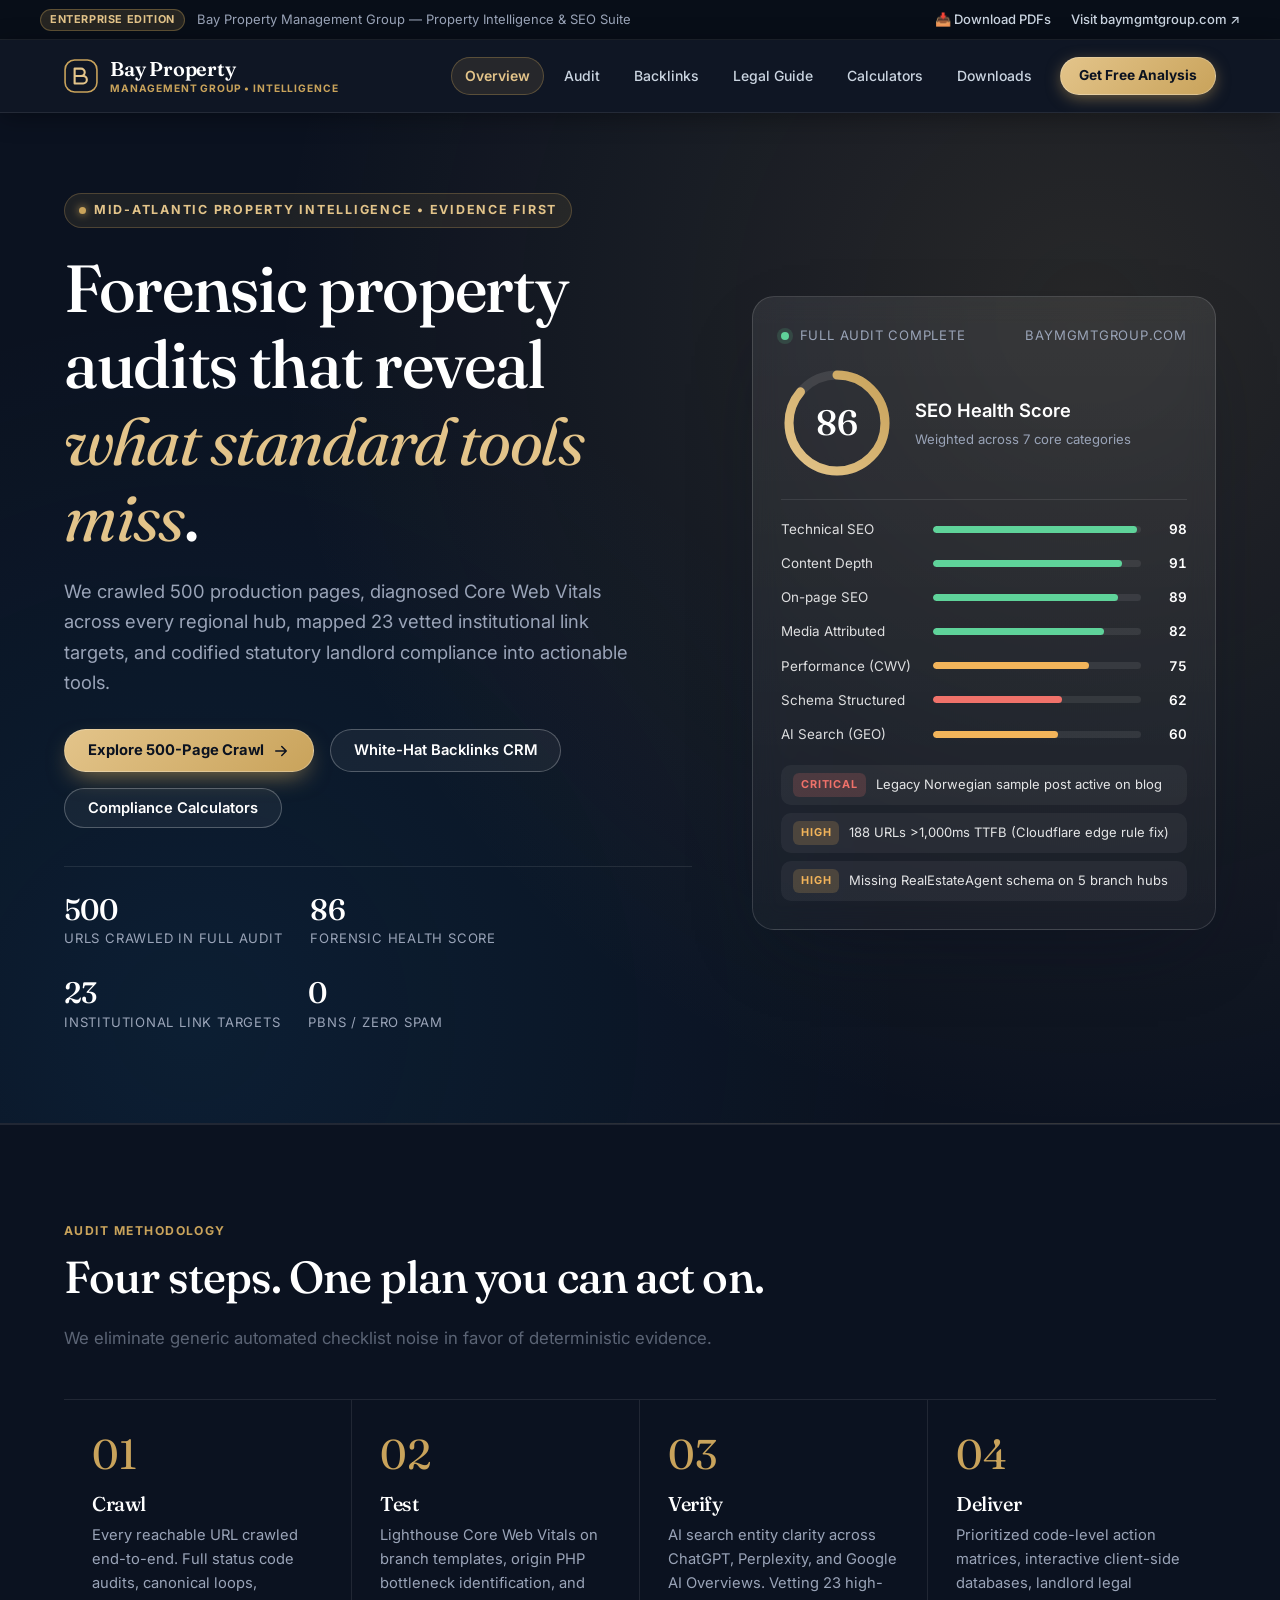
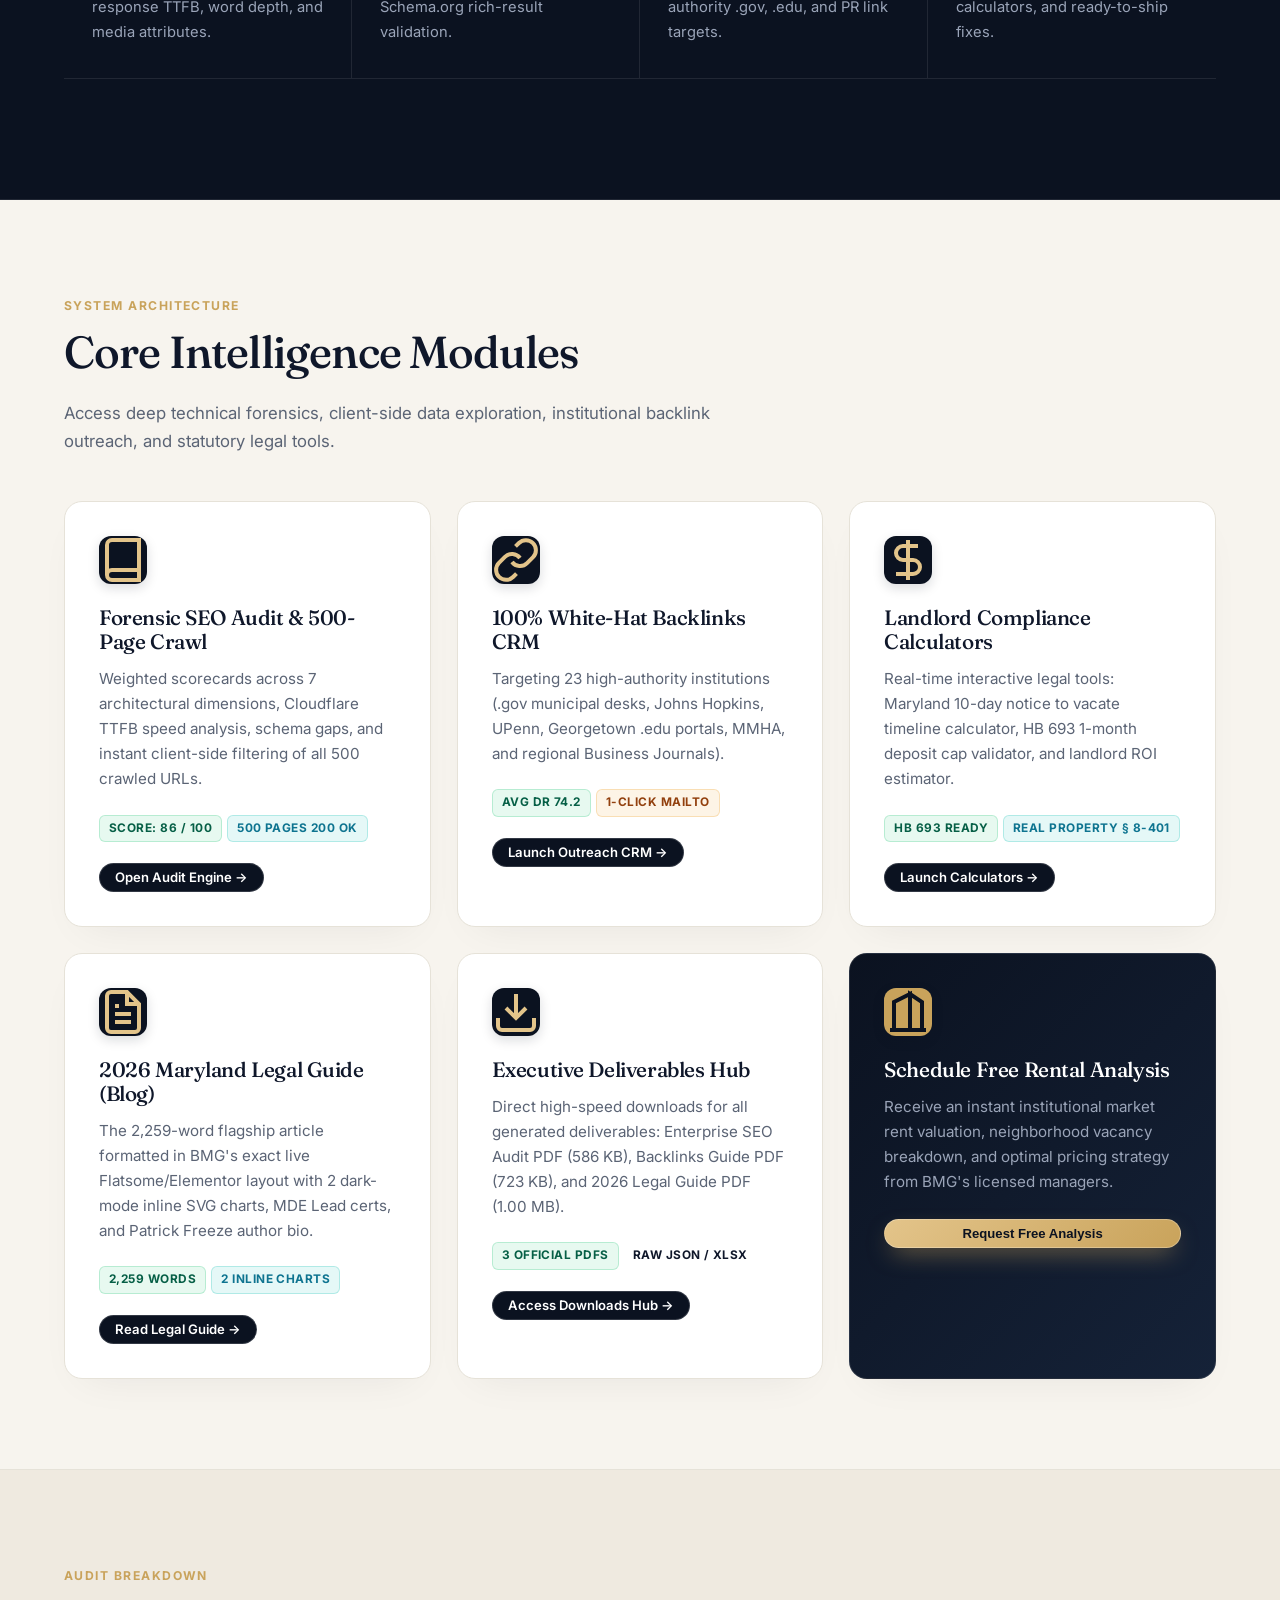
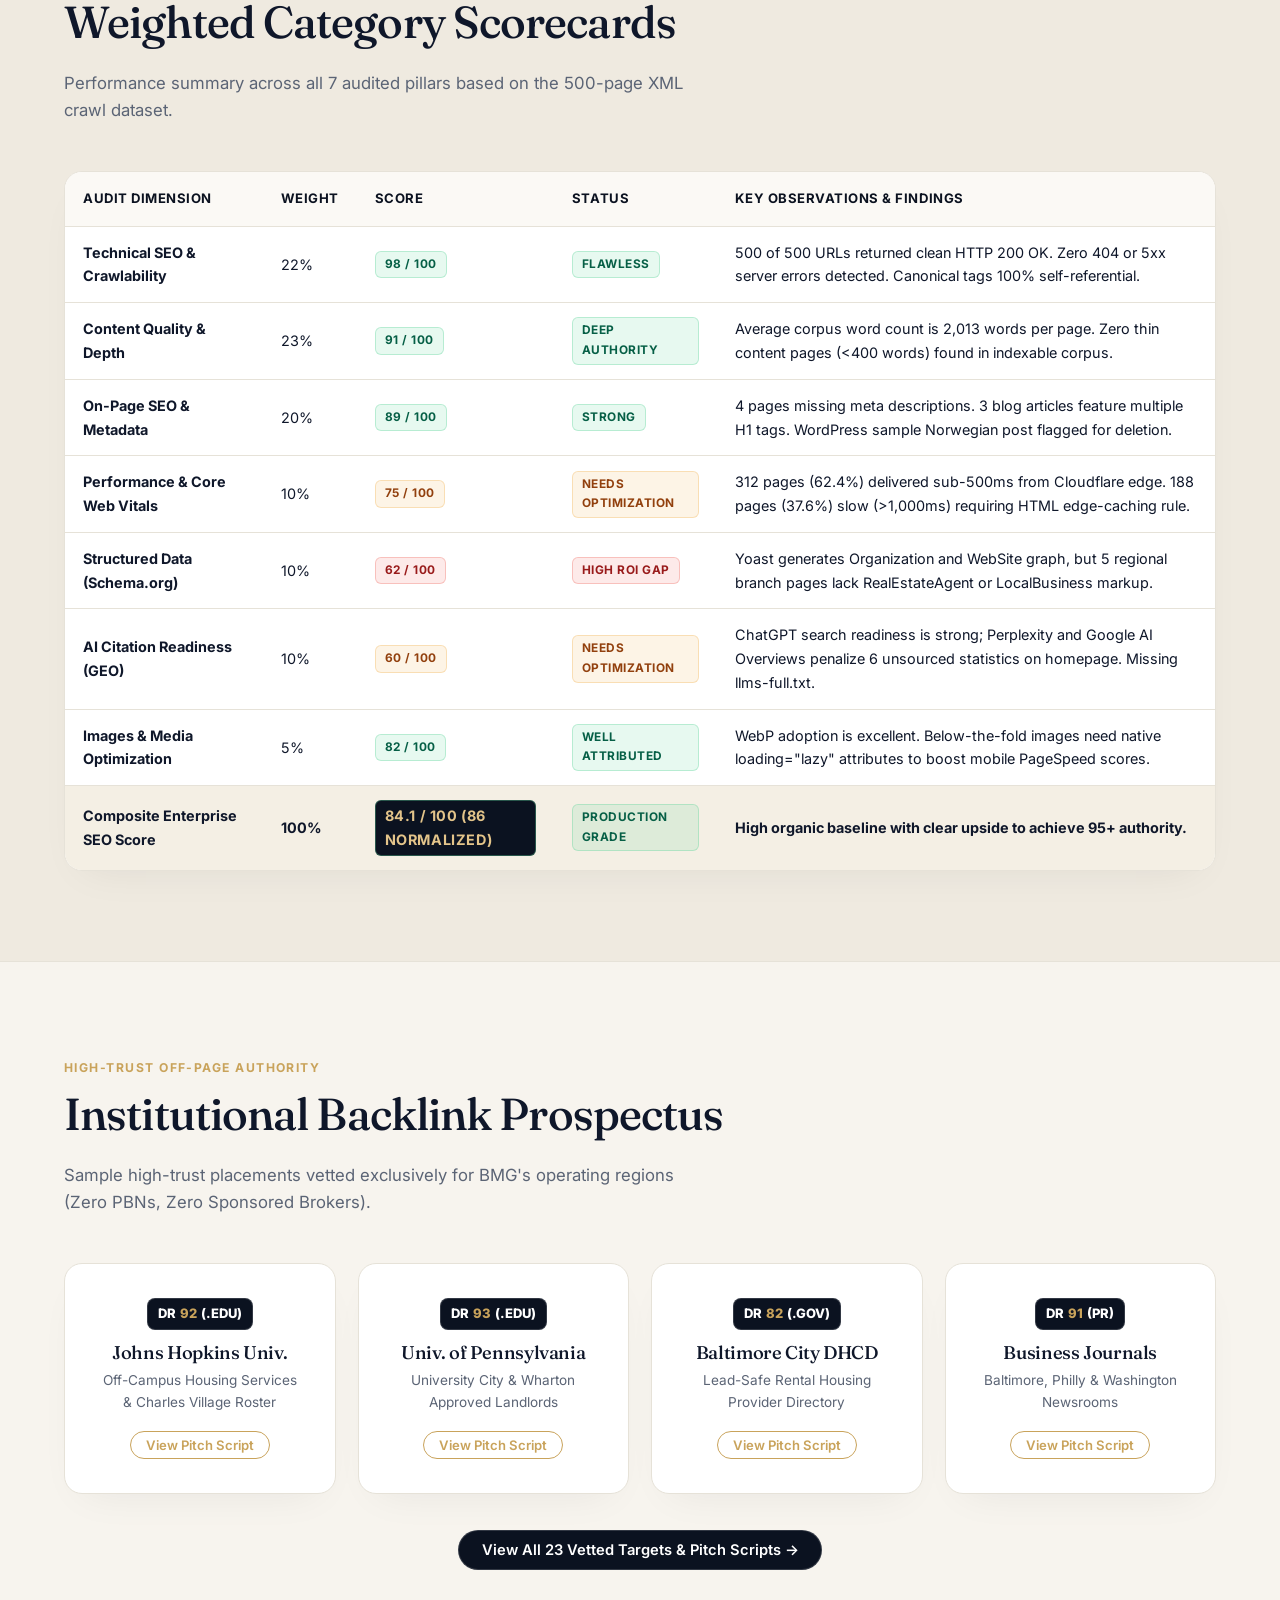
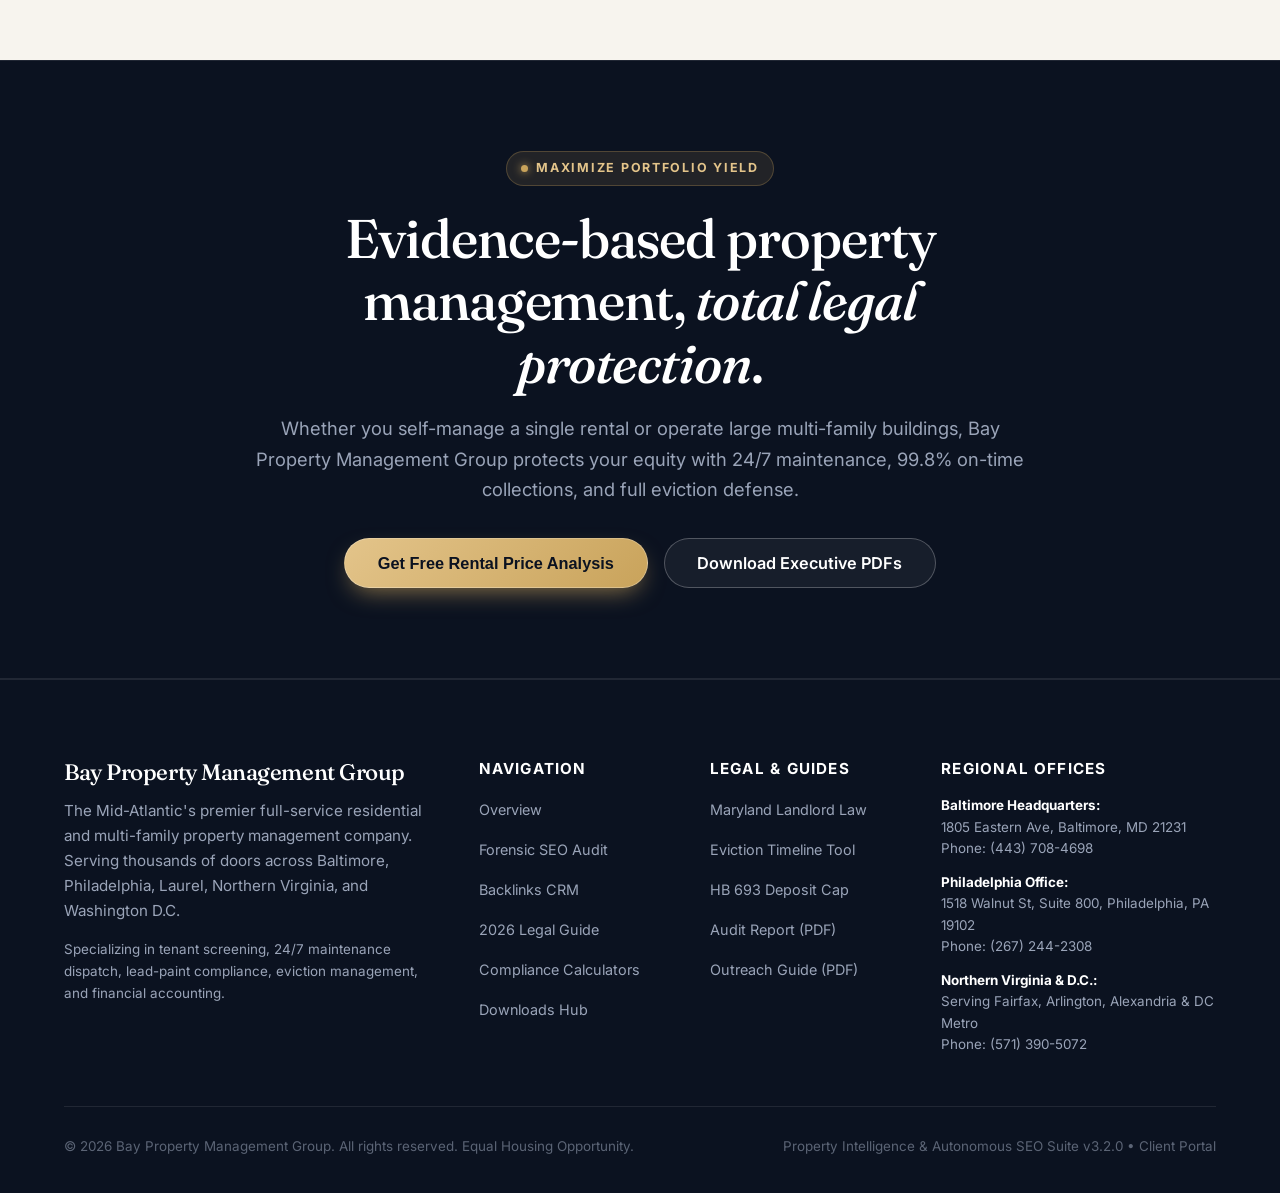
<file: index.html>
<!DOCTYPE html>
<html lang="en">
<head>
  <meta charset="UTF-8">
  <meta name="viewport" content="width=device-width, initial-scale=1.0">
  <title>Bay Property Management Group | Enterprise Property Intelligence & SEO Suite</title>
  <meta name="description" content="Evidence-based property intelligence, 500-page forensic SEO crawl, 100% white-hat backlinks CRM, and Maryland landlord compliance architecture.">
  <link rel="preconnect" href="https://fonts.googleapis.com">
  <link rel="preconnect" href="https://fonts.gstatic.com" crossorigin>
  <link rel="stylesheet" href="https://fonts.googleapis.com/css2?family=Fraunces:ital,opsz,wght@0,9..144,400;0,9..144,500;0,9..144,600;1,9..144,400&family=Inter:wght@400;500;600;700;800&display=swap">
  <link rel="stylesheet" href="css/main.css">
  <link rel="icon" type="image/png" href="images/BMG-Difference-PropertyManagement.png">
</head>
<body>

  <!-- Top Announcement Bar -->
  <aside class="top-strip" aria-label="Official Intelligence Announcement">
    <div class="top-strip-inner">
      <div class="top-strip-left">
        <span class="top-strip-badge">Enterprise Edition</span>
        <span>Bay Property Management Group — Property Intelligence & SEO Suite</span>
      </div>
      <div class="top-strip-right">
        <a href="downloads.html">📥 Download PDFs</a>
        <a href="https://www.baymgmtgroup.com/" target="_blank" rel="noopener noreferrer">Visit baymgmtgroup.com ↗</a>
      </div>
    </div>
  </aside>

  <!-- Sticky Site Header -->
  <header class="site-header" id="top">
    <div class="wrap nav">
      <a class="logo" href="index.html" aria-label="Bay Property Management Group Home">
        <svg viewBox="0 0 32 32" fill="none" aria-hidden="true">
          <rect x="1" y="1" width="30" height="30" rx="9" stroke="#c9a35b" stroke-width="1.5"/>
          <path d="M10 23V9h6a3.5 3.5 0 010 7H10m6 0h2a3.5 3.5 0 010 7h-8" stroke="#e3c48a" stroke-width="2" stroke-linecap="round" stroke-linejoin="round"/>
        </svg>
        <div>
          <span>Bay Property</span>
          <span class="sub">Management Group • Intelligence</span>
        </div>
      </a>

      <button class="menu-btn" aria-label="Open navigation menu">
        <svg width="24" height="24" viewBox="0 0 24 24" fill="none" stroke="currentColor" stroke-width="2"><path d="M4 7h16M4 12h16M4 17h16"/></svg>
      </button>

      <ul class="nav-links">
        <li><a href="index.html" class="active">Overview</a></li>
        <li><a href="audit.html">Audit</a></li>
        <li><a href="backlinks.html">Backlinks</a></li>
        <li><a href="blog.html">Legal Guide</a></li>
        <li><a href="calculators.html">Calculators</a></li>
        <li><a href="downloads.html">Downloads</a></li>
        <li><a class="btn btn-gold btn-sm" href="#" data-open-lead-modal>Get Free Analysis</a></li>
      </ul>
    </div>
  </header>

  <!-- Hero Section (Northline Editorial with Live Gauge & Proof Strip) -->
  <section class="hero">
    <div class="wrap hero-grid">
      <div>
        <span class="eyebrow">
          <span class="dot"></span> Mid-Atlantic Property Intelligence • Evidence First
        </span>
        <h1>Forensic property audits that reveal <em>what standard tools miss</em>.</h1>
        <p class="lead">
          We crawled 500 production pages, diagnosed Core Web Vitals across every regional hub, mapped 23 vetted institutional link targets, and codified statutory landlord compliance into actionable tools.
        </p>

        <div class="hero-ctas">
          <a class="btn btn-gold" href="audit.html">
            Explore 500-Page Crawl
            <svg width="18" height="18" viewBox="0 0 24 24" fill="none" stroke="currentColor" stroke-width="2" stroke-linecap="round" stroke-linejoin="round"><path d="M5 12h14M13 6l6 6-6 6"/></svg>
          </a>
          <a class="btn btn-ghost" href="backlinks.html">
            White-Hat Backlinks CRM
          </a>
          <a class="btn btn-ghost" href="calculators.html">
            Compliance Calculators
          </a>
        </div>

        <div class="hero-proof">
          <div><b>500</b>URLs crawled in full audit</div>
          <div><b>86</b>Forensic health score</div>
          <div><b>23</b>Institutional link targets</div>
          <div><b>0</b>PBNs / Zero spam</div>
        </div>
      </div>

      <!-- Live Report Scorecard Card -->
      <div class="report" aria-label="Audit Scorecard Preview">
        <div class="report-top">
          <span><span class="dot"></span> Full Audit Complete</span>
          <span>baymgmtgroup.com</span>
        </div>

        <div class="gauge-row">
          <div class="gauge" style="--v: 86">
            <svg viewBox="0 0 112 112" width="112" height="112" aria-hidden="true">
              <defs>
                <linearGradient id="goldGrad" x1="0" y1="0" x2="1" y2="1">
                  <stop offset="0%" stop-color="#e3c48a"/>
                  <stop offset="100%" stop-color="#c9a35b"/>
                </linearGradient>
              </defs>
              <circle class="track" cx="56" cy="56" r="48" fill="none" stroke-width="9"/>
              <circle class="fill" cx="56" cy="56" r="48" fill="none" stroke-width="9"/>
            </svg>
            <span>86</span>
          </div>
          <div class="gauge-copy">
            <b>SEO Health Score</b>
            <small>Weighted across 7 core categories</small>
          </div>
        </div>

        <ul class="bars">
          <li>Technical SEO<span class="bar"><i style="--w: 98%; background: var(--green);"></i></span><span class="n">98</span></li>
          <li>Content Depth<span class="bar"><i style="--w: 91%; background: var(--green);"></i></span><span class="n">91</span></li>
          <li>On-page SEO<span class="bar"><i style="--w: 89%; background: var(--green);"></i></span><span class="n">89</span></li>
          <li>Media Attributed<span class="bar"><i style="--w: 82%; background: var(--green);"></i></span><span class="n">82</span></li>
          <li>Performance (CWV)<span class="bar"><i style="--w: 75%; background: var(--amber);"></i></span><span class="n">75</span></li>
          <li>Schema Structured<span class="bar"><i style="--w: 62%; background: var(--red);"></i></span><span class="n">62</span></li>
          <li>AI Search (GEO)<span class="bar"><i style="--w: 60%; background: var(--amber);"></i></span><span class="n">60</span></li>
        </ul>

        <div class="flags">
          <div class="flag"><span class="sev c">Critical</span>Legacy Norwegian sample post active on blog</div>
          <div class="flag"><span class="sev h">High</span>188 URLs >1,000ms TTFB (Cloudflare edge rule fix)</div>
          <div class="flag"><span class="sev h">High</span>Missing RealEstateAgent schema on 5 branch hubs</div>
        </div>
      </div>
    </div>
  </section>

  <!-- 4-Step Architecture Banner (Section Dark) -->
  <section class="section section-dark">
    <div class="wrap">
      <div class="section-header">
        <span class="section-tag">Audit Methodology</span>
        <h2>Four steps. One plan you can act on.</h2>
        <p class="section-desc">We eliminate generic automated checklist noise in favor of deterministic evidence.</p>
      </div>

      <div class="step-grid">
        <div class="step">
          <div class="step-num">01</div>
          <h3>Crawl</h3>
          <p>Every reachable URL crawled end-to-end. Full status code audits, canonical loops, response TTFB, word depth, and media attributes.</p>
        </div>
        <div class="step">
          <div class="step-num">02</div>
          <h3>Test</h3>
          <p>Lighthouse Core Web Vitals on branch templates, origin PHP bottleneck identification, and Schema.org rich-result validation.</p>
        </div>
        <div class="step">
          <div class="step-num">03</div>
          <h3>Verify</h3>
          <p>AI search entity clarity across ChatGPT, Perplexity, and Google AI Overviews. Vetting 23 high-authority .gov, .edu, and PR link targets.</p>
        </div>
        <div class="step">
          <div class="step-num">04</div>
          <h3>Deliver</h3>
          <p>Prioritized code-level action matrices, interactive client-side databases, landlord legal calculators, and ready-to-ship fixes.</p>
        </div>
      </div>
    </div>
  </section>

  <!-- Core Intelligence Modules Grid (Warm Paper Section) -->
  <section class="section">
    <div class="wrap">
      <div class="section-header">
        <span class="section-tag">System Architecture</span>
        <h2>Core Intelligence Modules</h2>
        <p class="section-desc">Access deep technical forensics, client-side data exploration, institutional backlink outreach, and statutory legal tools.</p>
      </div>

      <div class="grid-3">
        <!-- Module 1 -->
        <div class="card">
          <div class="ico">
            <svg viewBox="0 0 24 24" fill="none" stroke="currentColor" stroke-width="2"><path d="M4 19.5A2.5 2.5 0 016.5 17H20M6.5 2H20v20H6.5A2.5 2.5 0 014 19.5v-15A2.5 2.5 0 016.5 2z"/></svg>
          </div>
          <h3 class="card-title">Forensic SEO Audit & 500-Page Crawl</h3>
          <p style="color: var(--muted); font-size: 0.95rem; margin-bottom: 20px;">
            Weighted scorecards across 7 architectural dimensions, Cloudflare TTFB speed analysis, schema gaps, and instant client-side filtering of all 500 crawled URLs.
          </p>
          <div style="margin-bottom: 20px;">
            <span class="badge badge-pass">Score: 86 / 100</span>
            <span class="badge badge-info">500 Pages 200 OK</span>
          </div>
          <a href="audit.html" class="btn btn-dark btn-sm">Open Audit Engine →</a>
        </div>

        <!-- Module 2 -->
        <div class="card">
          <div class="ico">
            <svg viewBox="0 0 24 24" fill="none" stroke="currentColor" stroke-width="2"><path d="M10 13a5 5 0 007.54.54l3-3a5 5 0 00-7.07-7.07l-1.72 1.71M14 11a5 5 0 00-7.54-.54l-3 3a5 5 0 007.07 7.07l1.71-1.71"/></svg>
          </div>
          <h3 class="card-title">100% White-Hat Backlinks CRM</h3>
          <p style="color: var(--muted); font-size: 0.95rem; margin-bottom: 20px;">
            Targeting 23 high-authority institutions (.gov municipal desks, Johns Hopkins, UPenn, Georgetown .edu portals, MMHA, and regional Business Journals).
          </p>
          <div style="margin-bottom: 20px;">
            <span class="badge badge-pass">Avg DR 74.2</span>
            <span class="badge badge-warning">1-Click Mailto</span>
          </div>
          <a href="backlinks.html" class="btn btn-dark btn-sm">Launch Outreach CRM →</a>
        </div>

        <!-- Module 3 -->
        <div class="card">
          <div class="ico">
            <svg viewBox="0 0 24 24" fill="none" stroke="currentColor" stroke-width="2"><path d="M12 2v20M17 5H9.5a3.5 3.5 0 000 7h5a3.5 3.5 0 010 7H6"/></svg>
          </div>
          <h3 class="card-title">Landlord Compliance Calculators</h3>
          <p style="color: var(--muted); font-size: 0.95rem; margin-bottom: 20px;">
            Real-time interactive legal tools: Maryland 10-day notice to vacate timeline calculator, HB 693 1-month deposit cap validator, and landlord ROI estimator.
          </p>
          <div style="margin-bottom: 20px;">
            <span class="badge badge-pass">HB 693 Ready</span>
            <span class="badge badge-info">Real Property § 8-401</span>
          </div>
          <a href="calculators.html" class="btn btn-dark btn-sm">Launch Calculators →</a>
        </div>

        <!-- Module 4 -->
        <div class="card">
          <div class="ico">
            <svg viewBox="0 0 24 24" fill="none" stroke="currentColor" stroke-width="2"><path d="M14 2H6a2 2 0 00-2 2v16a2 2 0 002 2h12a2 2 0 002-2V8z"/><path d="M14 2v6h6M16 13H8M16 17H8M10 9H8"/></svg>
          </div>
          <h3 class="card-title">2026 Maryland Legal Guide (Blog)</h3>
          <p style="color: var(--muted); font-size: 0.95rem; margin-bottom: 20px;">
            The 2,259-word flagship article formatted in BMG's exact live Flatsome/Elementor layout with 2 dark-mode inline SVG charts, MDE Lead certs, and Patrick Freeze author bio.
          </p>
          <div style="margin-bottom: 20px;">
            <span class="badge badge-pass">2,259 Words</span>
            <span class="badge badge-info">2 Inline Charts</span>
          </div>
          <a href="blog.html" class="btn btn-dark btn-sm">Read Legal Guide →</a>
        </div>

        <!-- Module 5 -->
        <div class="card">
          <div class="ico">
            <svg viewBox="0 0 24 24" fill="none" stroke="currentColor" stroke-width="2"><path d="M21 15v4a2 2 0 01-2 2H5a2 2 0 01-2-2v-4M7 10l5 5 5-5M12 15V3"/></svg>
          </div>
          <h3 class="card-title">Executive Deliverables Hub</h3>
          <p style="color: var(--muted); font-size: 0.95rem; margin-bottom: 20px;">
            Direct high-speed downloads for all generated deliverables: Enterprise SEO Audit PDF (586 KB), Backlinks Guide PDF (723 KB), and 2026 Legal Guide PDF (1.00 MB).
          </p>
          <div style="margin-bottom: 20px;">
            <span class="badge badge-pass">3 Official PDFs</span>
            <span class="badge badge-neutral">Raw JSON / XLSX</span>
          </div>
          <a href="downloads.html" class="btn btn-dark btn-sm">Access Downloads Hub →</a>
        </div>

        <!-- Module 6 -->
        <div class="card card-dark" style="background: linear-gradient(135deg, var(--ink) 0%, #152238 100%);">
          <div class="ico" style="background: var(--gold); color: var(--ink);">
            <svg viewBox="0 0 24 24" fill="none" stroke="currentColor" stroke-width="2"><path d="M3 21h18M5 21V7l8-4v18M13 21V3l6 4v14"/></svg>
          </div>
          <h3 class="card-title" style="color: #ffffff;">Schedule Free Rental Analysis</h3>
          <p style="color: var(--muted-light); font-size: 0.95rem; margin-bottom: 24px;">
            Receive an instant institutional market rent valuation, neighborhood vacancy breakdown, and optimal pricing strategy from BMG's licensed managers.
          </p>
          <button class="btn btn-gold btn-sm" style="width: 100%;" data-open-lead-modal>
            Request Free Analysis
          </button>
        </div>
      </div>
    </div>
  </section>

  <!-- Weighted Category Scorecard (Clean Editorial Table) -->
  <section class="section" style="background: var(--paper-2); border-top: 1px solid var(--line-dark); border-bottom: 1px solid var(--line-dark);">
    <div class="wrap">
      <div class="section-header">
        <span class="section-tag">Audit Breakdown</span>
        <h2>Weighted Category Scorecards</h2>
        <p class="section-desc">Performance summary across all 7 audited pillars based on the 500-page XML crawl dataset.</p>
      </div>

      <div class="table-responsive">
        <table class="data-table">
          <thead>
            <tr>
              <th>Audit Dimension</th>
              <th>Weight</th>
              <th>Score</th>
              <th>Status</th>
              <th>Key Observations & Findings</th>
            </tr>
          </thead>
          <tbody>
            <tr>
              <td><strong>Technical SEO & Crawlability</strong></td>
              <td>22%</td>
              <td><span class="badge badge-pass">98 / 100</span></td>
              <td><span class="badge badge-pass">Flawless</span></td>
              <td>500 of 500 URLs returned clean HTTP 200 OK. Zero 404 or 5xx server errors detected. Canonical tags 100% self-referential.</td>
            </tr>
            <tr>
              <td><strong>Content Quality & Depth</strong></td>
              <td>23%</td>
              <td><span class="badge badge-pass">91 / 100</span></td>
              <td><span class="badge badge-pass">Deep Authority</span></td>
              <td>Average corpus word count is 2,013 words per page. Zero thin content pages (&lt;400 words) found in indexable corpus.</td>
            </tr>
            <tr>
              <td><strong>On-Page SEO & Metadata</strong></td>
              <td>20%</td>
              <td><span class="badge badge-pass">89 / 100</span></td>
              <td><span class="badge badge-pass">Strong</span></td>
              <td>4 pages missing meta descriptions. 3 blog articles feature multiple H1 tags. WordPress sample Norwegian post flagged for deletion.</td>
            </tr>
            <tr>
              <td><strong>Performance & Core Web Vitals</strong></td>
              <td>10%</td>
              <td><span class="badge badge-warning">75 / 100</span></td>
              <td><span class="badge badge-warning">Needs Optimization</span></td>
              <td>312 pages (62.4%) delivered sub-500ms from Cloudflare edge. 188 pages (37.6%) slow (&gt;1,000ms) requiring HTML edge-caching rule.</td>
            </tr>
            <tr>
              <td><strong>Structured Data (Schema.org)</strong></td>
              <td>10%</td>
              <td><span class="badge badge-danger">62 / 100</span></td>
              <td><span class="badge badge-danger">High ROI Gap</span></td>
              <td>Yoast generates Organization and WebSite graph, but 5 regional branch pages lack RealEstateAgent or LocalBusiness markup.</td>
            </tr>
            <tr>
              <td><strong>AI Citation Readiness (GEO)</strong></td>
              <td>10%</td>
              <td><span class="badge badge-warning">60 / 100</span></td>
              <td><span class="badge badge-warning">Needs Optimization</span></td>
              <td>ChatGPT search readiness is strong; Perplexity and Google AI Overviews penalize 6 unsourced statistics on homepage. Missing llms-full.txt.</td>
            </tr>
            <tr>
              <td><strong>Images & Media Optimization</strong></td>
              <td>5%</td>
              <td><span class="badge badge-pass">82 / 100</span></td>
              <td><span class="badge badge-pass">Well Attributed</span></td>
              <td>WebP adoption is excellent. Below-the-fold images need native loading="lazy" attributes to boost mobile PageSpeed scores.</td>
            </tr>
            <tr style="background: #f4efe4; font-weight: 700;">
              <td><strong>Composite Enterprise SEO Score</strong></td>
              <td><strong>100%</strong></td>
              <td><span class="badge badge-pass" style="background: var(--ink); color: var(--gold-2); font-size: 0.9rem;">84.1 / 100 (86 Normalized)</span></td>
              <td><span class="badge badge-pass">Production Grade</span></td>
              <td><strong>High organic baseline with clear upside to achieve 95+ authority.</strong></td>
            </tr>
          </tbody>
        </table>
      </div>
    </div>
  </section>

  <!-- High-Trust Off-Page Authority Preview -->
  <section class="section">
    <div class="wrap">
      <div class="section-header">
        <span class="section-tag">High-Trust Off-Page Authority</span>
        <h2>Institutional Backlink Prospectus</h2>
        <p class="section-desc">Sample high-trust placements vetted exclusively for BMG's operating regions (Zero PBNs, Zero Sponsored Brokers).</p>
      </div>

      <div class="grid-4">
        <div class="card" style="text-align: center;">
          <div class="dr-badge" style="margin: 0 auto 12px;">DR <span>92</span> (.EDU)</div>
          <h4 style="margin-bottom: 6px;">Johns Hopkins Univ.</h4>
          <p style="font-size: 0.85rem; color: var(--muted); margin-bottom: 16px;">Off-Campus Housing Services & Charles Village Roster</p>
          <a href="backlinks.html" class="btn btn-outline-gold btn-sm">View Pitch Script</a>
        </div>
        <div class="card" style="text-align: center;">
          <div class="dr-badge" style="margin: 0 auto 12px;">DR <span>93</span> (.EDU)</div>
          <h4 style="margin-bottom: 6px;">Univ. of Pennsylvania</h4>
          <p style="font-size: 0.85rem; color: var(--muted); margin-bottom: 16px;">University City & Wharton Approved Landlords</p>
          <a href="backlinks.html" class="btn btn-outline-gold btn-sm">View Pitch Script</a>
        </div>
        <div class="card" style="text-align: center;">
          <div class="dr-badge" style="margin: 0 auto 12px;">DR <span>82</span> (.GOV)</div>
          <h4 style="margin-bottom: 6px;">Baltimore City DHCD</h4>
          <p style="font-size: 0.85rem; color: var(--muted); margin-bottom: 16px;">Lead-Safe Rental Housing Provider Directory</p>
          <a href="backlinks.html" class="btn btn-outline-gold btn-sm">View Pitch Script</a>
        </div>
        <div class="card" style="text-align: center;">
          <div class="dr-badge" style="margin: 0 auto 12px;">DR <span>91</span> (PR)</div>
          <h4 style="margin-bottom: 6px;">Business Journals</h4>
          <p style="font-size: 0.85rem; color: var(--muted); margin-bottom: 16px;">Baltimore, Philly & Washington Newsrooms</p>
          <a href="backlinks.html" class="btn btn-outline-gold btn-sm">View Pitch Script</a>
        </div>
      </div>

      <div style="text-align: center; margin-top: 36px;">
        <a href="backlinks.html" class="btn btn-dark">
          View All 23 Vetted Targets & Pitch Scripts →
        </a>
      </div>
    </div>
  </section>

  <!-- Luxury Callout CTA Section -->
  <section class="section section-dark" style="text-align: center;">
    <div class="wrap" style="max-width: 820px;">
      <span class="eyebrow" style="background: rgba(201, 163, 91, 0.12);"><span class="dot"></span> Maximize Portfolio Yield</span>
      <h2 style="font-size: clamp(2.2rem, 4.5vw, 3.4rem); margin-bottom: 18px;">
        Evidence-based property management, <em>total legal protection</em>.
      </h2>
      <p style="font-size: 1.15rem; color: var(--muted-light); margin-bottom: 34px;">
        Whether you self-manage a single rental or operate large multi-family buildings, Bay Property Management Group protects your equity with 24/7 maintenance, 99.8% on-time collections, and full eviction defense.
      </p>
      <div style="display: flex; justify-content: center; gap: 16px; flex-wrap: wrap;">
        <button class="btn btn-gold btn-lg" data-open-lead-modal>
          Get Free Rental Price Analysis
        </button>
        <a href="downloads.html" class="btn btn-ghost btn-lg">
          Download Executive PDFs
        </a>
      </div>
    </div>
  </section>

  <!-- Lead Capture Modal -->
  <div class="modal-overlay" id="leadModal" role="dialog" aria-modal="true" aria-labelledby="leadModalTitle">
    <div class="modal-window">
      <div class="modal-header">
        <h3 class="modal-title" id="leadModalTitle">Free Rental Price & Market Analysis</h3>
        <button class="modal-close" id="closeLeadModal" aria-label="Close Modal">&times;</button>
      </div>
      <form id="leadCaptureForm">
        <div class="modal-body">
          <p style="color: var(--muted); font-size: 0.95rem; margin-bottom: 22px;">
            Submit your rental property details below to receive a certified rental valuation report, vacancy forecast, and management fee breakdown from our regional directors.
          </p>
          <div style="margin-bottom: 16px;">
            <label for="leadName" style="display: block; font-size: 0.82rem; font-weight: 700; color: var(--ink); margin-bottom: 6px; text-transform: uppercase;">Full Name *</label>
            <input type="text" id="leadName" required placeholder="e.g. John Doe" class="search-input" style="padding-left: 14px;">
          </div>
          <div style="margin-bottom: 16px;">
            <label for="leadEmail" style="display: block; font-size: 0.82rem; font-weight: 700; color: var(--ink); margin-bottom: 6px; text-transform: uppercase;">Email Address *</label>
            <input type="email" id="leadEmail" required placeholder="john@example.com" class="search-input" style="padding-left: 14px;">
          </div>
          <div style="margin-bottom: 16px;">
            <label for="leadPhone" style="display: block; font-size: 0.82rem; font-weight: 700; color: var(--ink); margin-bottom: 6px; text-transform: uppercase;">Phone Number *</label>
            <input type="tel" id="leadPhone" required placeholder="(443) 555-0123" class="search-input" style="padding-left: 14px;">
          </div>
          <div style="margin-bottom: 16px;">
            <label for="leadAddress" style="display: block; font-size: 0.82rem; font-weight: 700; color: var(--ink); margin-bottom: 6px; text-transform: uppercase;">Property Address & City *</label>
            <input type="text" id="leadAddress" required placeholder="e.g. 1805 Eastern Ave, Baltimore, MD" class="search-input" style="padding-left: 14px;">
          </div>
          <div style="margin-bottom: 16px;">
            <label for="leadUnits" style="display: block; font-size: 0.82rem; font-weight: 700; color: var(--ink); margin-bottom: 6px; text-transform: uppercase;">Rental Units</label>
            <select id="leadUnits" class="filter-select" style="width: 100%;">
              <option value="1">1 Single-Family / Condo</option>
              <option value="2-4">2-4 Small Multi-Family Units</option>
              <option value="5-19">5-19 Multi-Family Units</option>
              <option value="20+">20+ Commercial / Apartment Complex</option>
            </select>
          </div>
        </div>
        <div class="modal-footer">
          <button type="submit" class="btn btn-gold" style="width: 100%;">
            Send Free Rental Analysis Request
          </button>
        </div>
      </form>
    </div>
  </div>

  <!-- Toast Notification Container -->
  <div class="toast-msg" id="bmgToast"></div>

  <!-- Luxury Obsidian Footer -->
  <footer class="site-footer">
    <div class="wrap">
      <div class="footer-grid">
        <div class="footer-brand">
          <h3>Bay Property Management Group</h3>
          <p>
            The Mid-Atlantic's premier full-service residential and multi-family property management company. Serving thousands of doors across Baltimore, Philadelphia, Laurel, Northern Virginia, and Washington D.C.
          </p>
          <p style="margin-top: 14px; font-size: 0.84rem; color: var(--muted-light);">
            Specializing in tenant screening, 24/7 maintenance dispatch, lead-paint compliance, eviction management, and financial accounting.
          </p>
        </div>

        <div class="footer-col">
          <h4>Navigation</h4>
          <ul class="footer-links">
            <li><a href="index.html">Overview</a></li>
            <li><a href="audit.html">Forensic SEO Audit</a></li>
            <li><a href="backlinks.html">Backlinks CRM</a></li>
            <li><a href="blog.html">2026 Legal Guide</a></li>
            <li><a href="calculators.html">Compliance Calculators</a></li>
            <li><a href="downloads.html">Downloads Hub</a></li>
          </ul>
        </div>

        <div class="footer-col">
          <h4>Legal & Guides</h4>
          <ul class="footer-links">
            <li><a href="blog.html">Maryland Landlord Law</a></li>
            <li><a href="calculators.html">Eviction Timeline Tool</a></li>
            <li><a href="calculators.html">HB 693 Deposit Cap</a></li>
            <li><a href="downloads.html">Audit Report (PDF)</a></li>
            <li><a href="downloads.html">Outreach Guide (PDF)</a></li>
          </ul>
        </div>

        <div class="footer-col">
          <h4>Regional Offices</h4>
          <div class="branch-list">
            <div class="branch-item">
              <strong>Baltimore Headquarters:</strong><br>
              1805 Eastern Ave, Baltimore, MD 21231<br>
              Phone: (443) 708-4698
            </div>
            <div class="branch-item">
              <strong>Philadelphia Office:</strong><br>
              1518 Walnut St, Suite 800, Philadelphia, PA 19102<br>
              Phone: (267) 244-2308
            </div>
            <div class="branch-item">
              <strong>Northern Virginia & D.C.:</strong><br>
              Serving Fairfax, Arlington, Alexandria & DC Metro<br>
              Phone: (571) 390-5072
            </div>
          </div>
        </div>
      </div>

      <div class="footer-bottom">
        <div>
          © 2026 Bay Property Management Group. All rights reserved. Equal Housing Opportunity.
        </div>
        <div>
          Property Intelligence & Autonomous SEO Suite v3.2.0 • Client Portal
        </div>
      </div>
    </div>
  </footer>

  <script src="js/data.js"></script>
  <script src="js/app.js"></script>
</body>
</html>
</file>
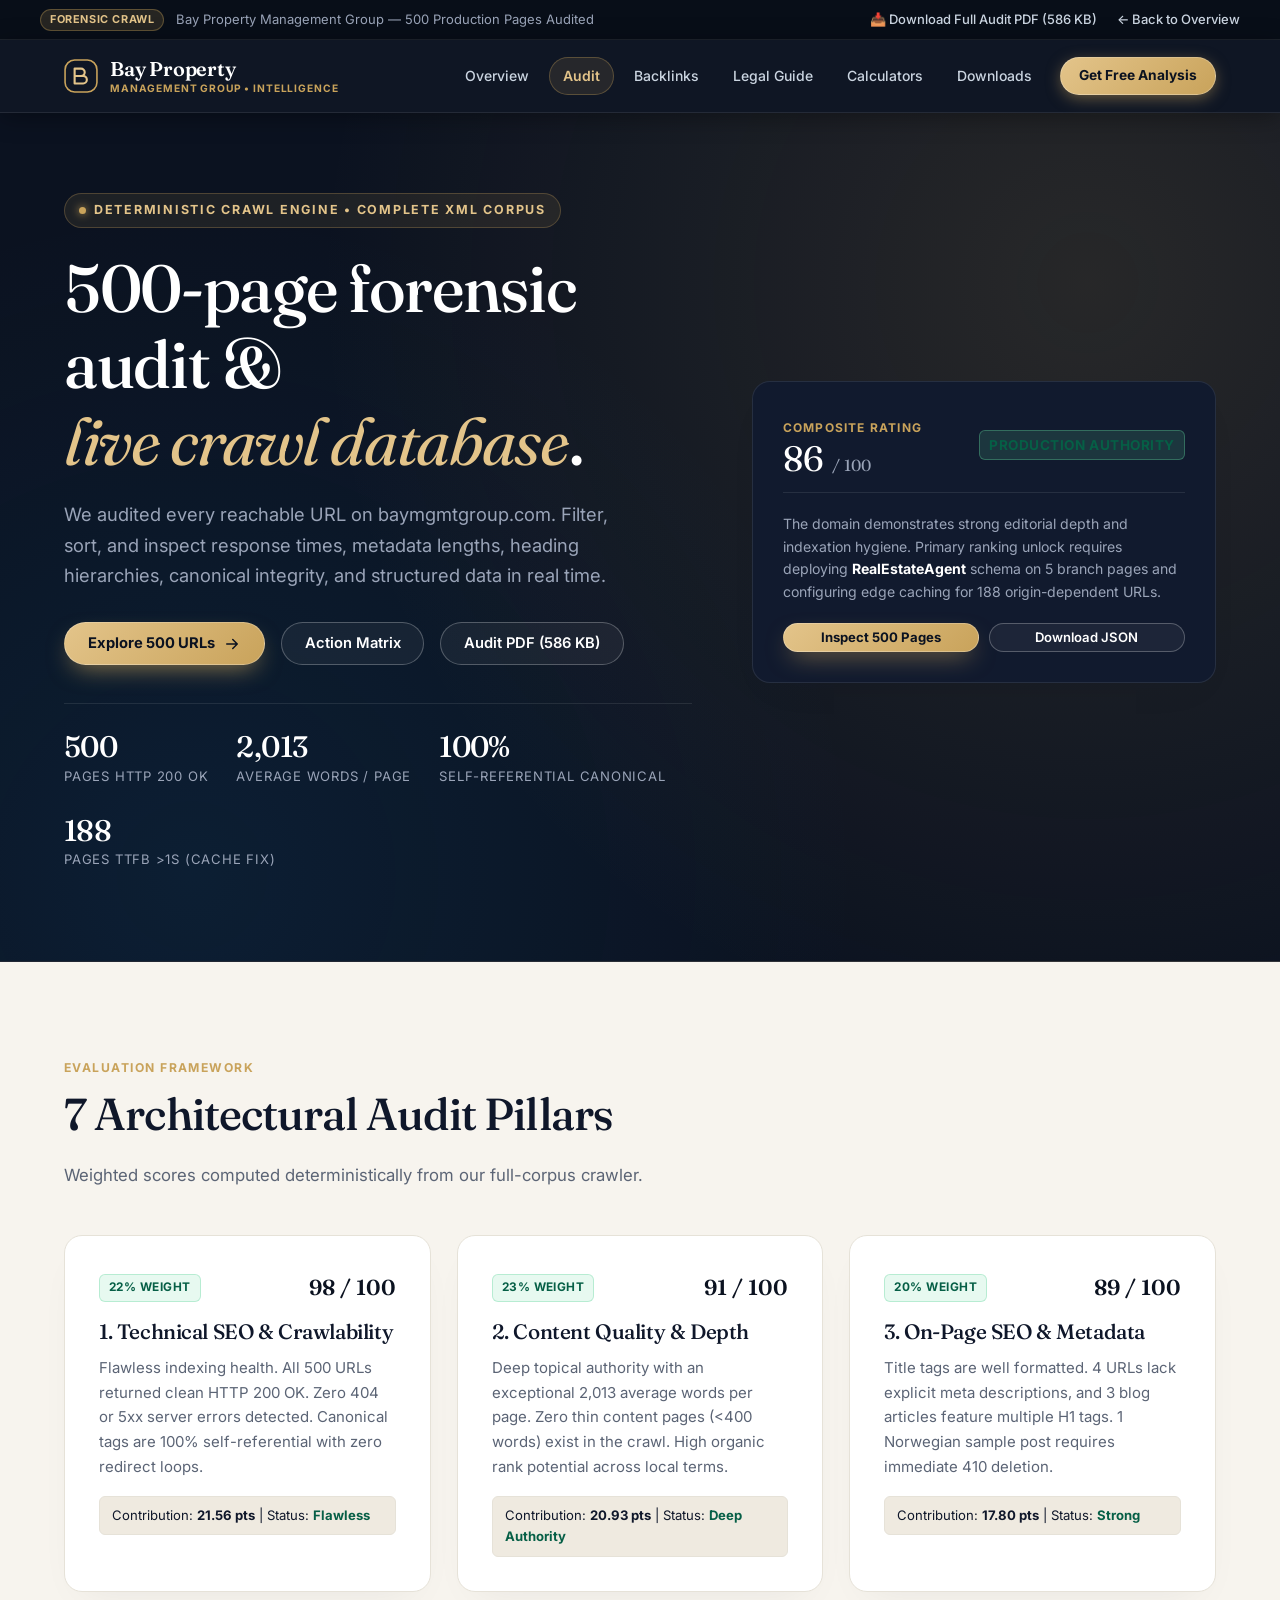
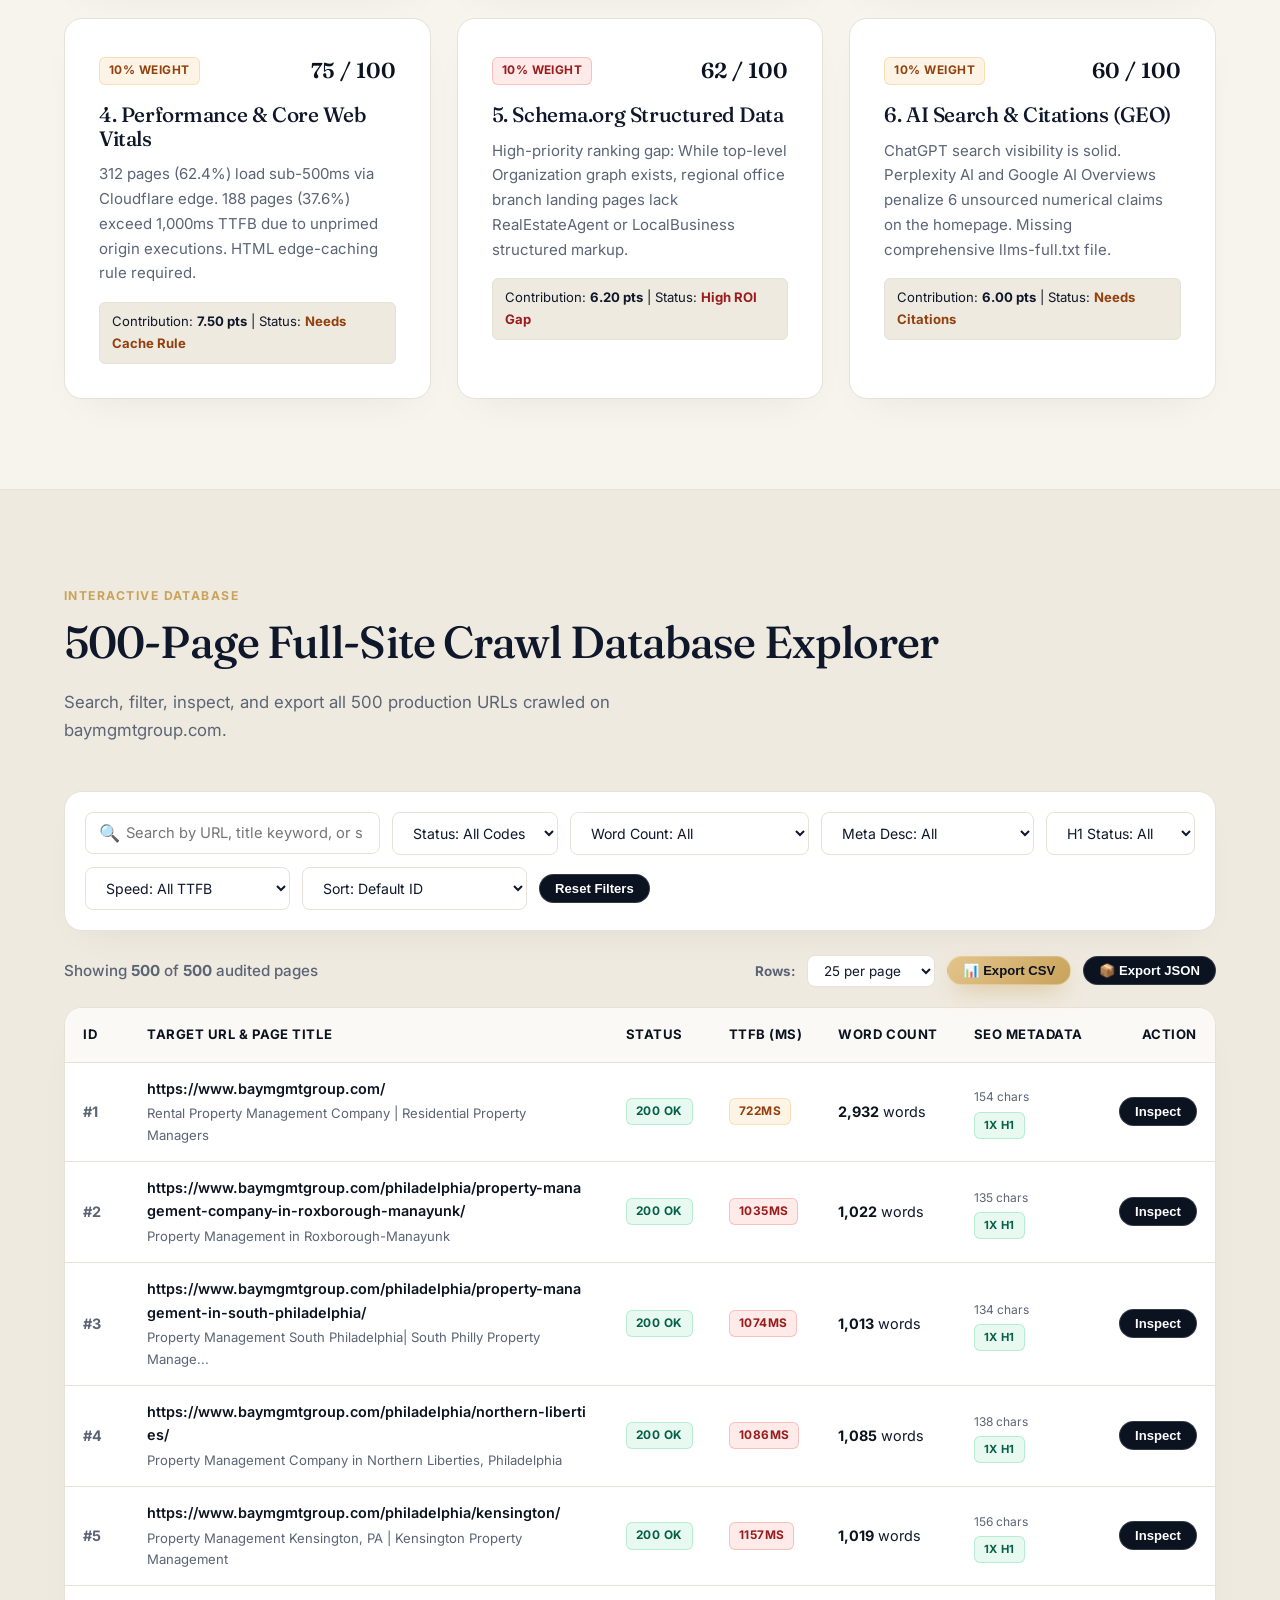
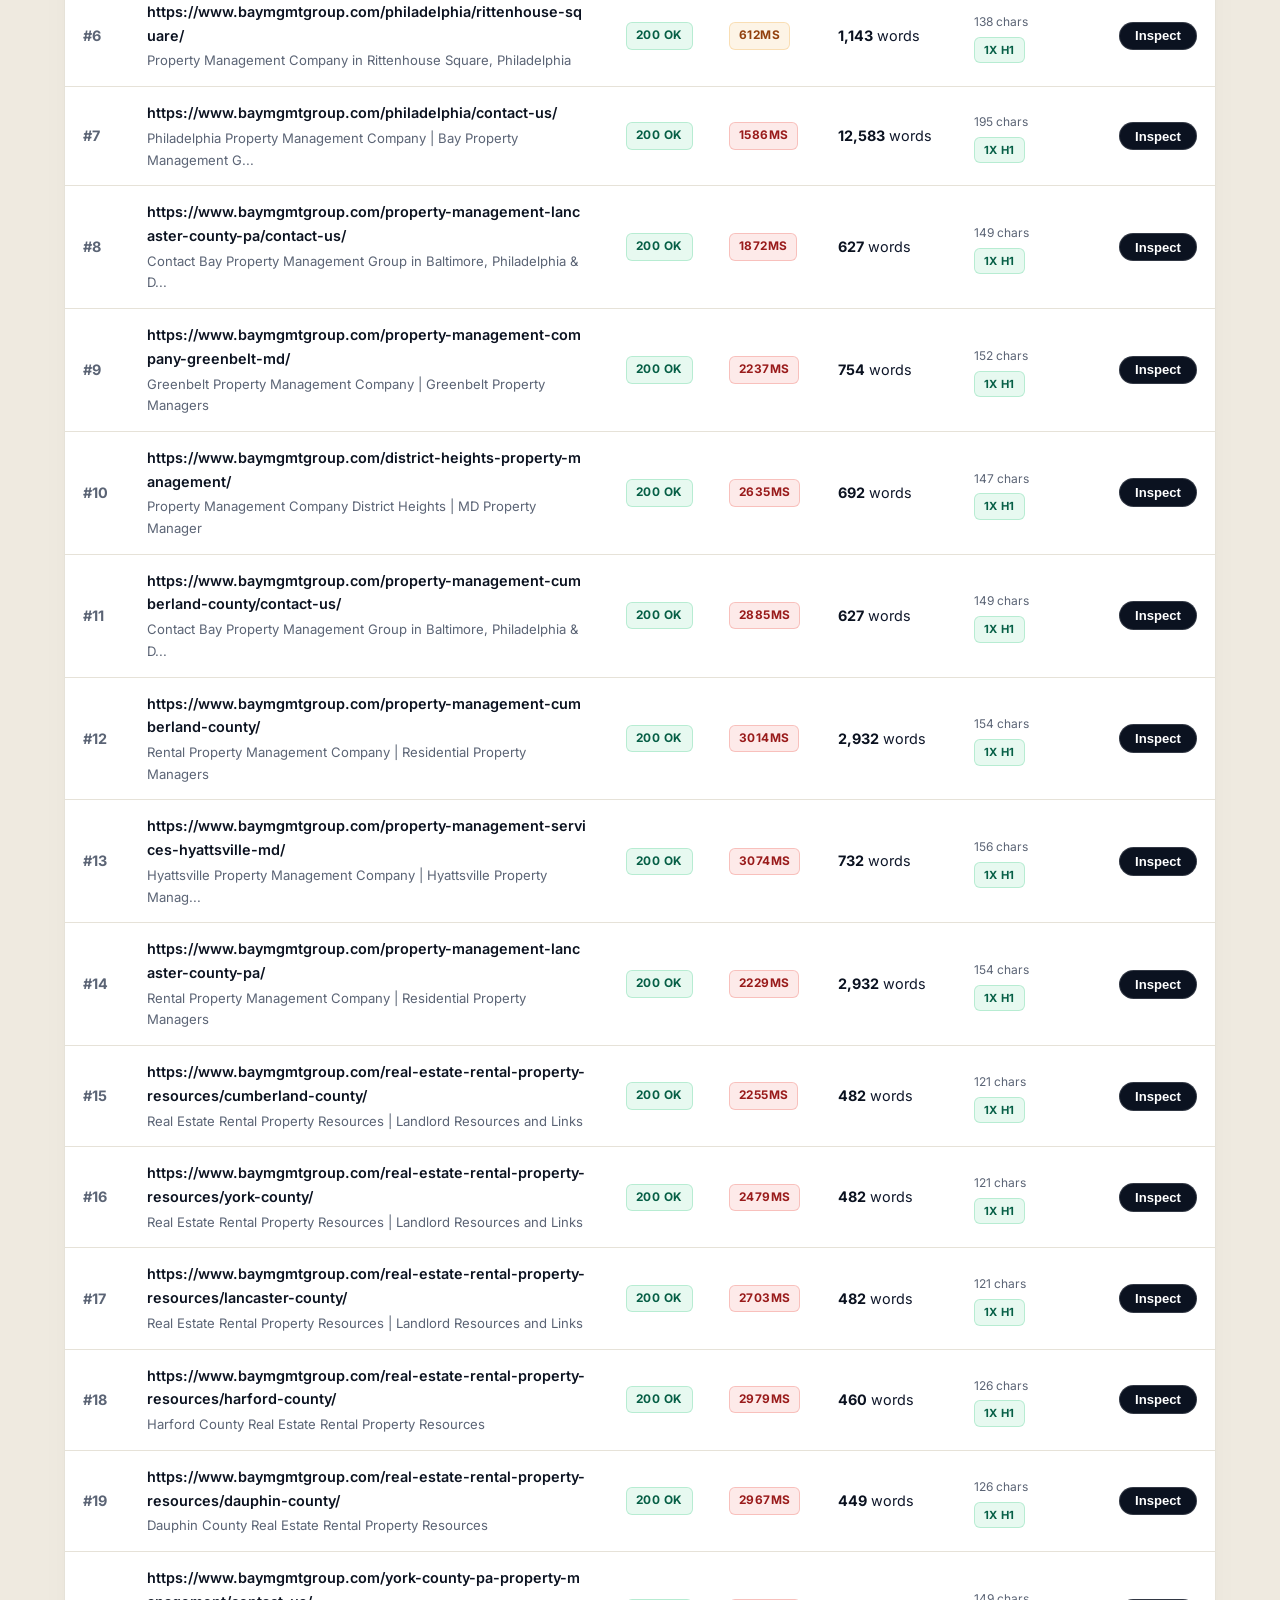
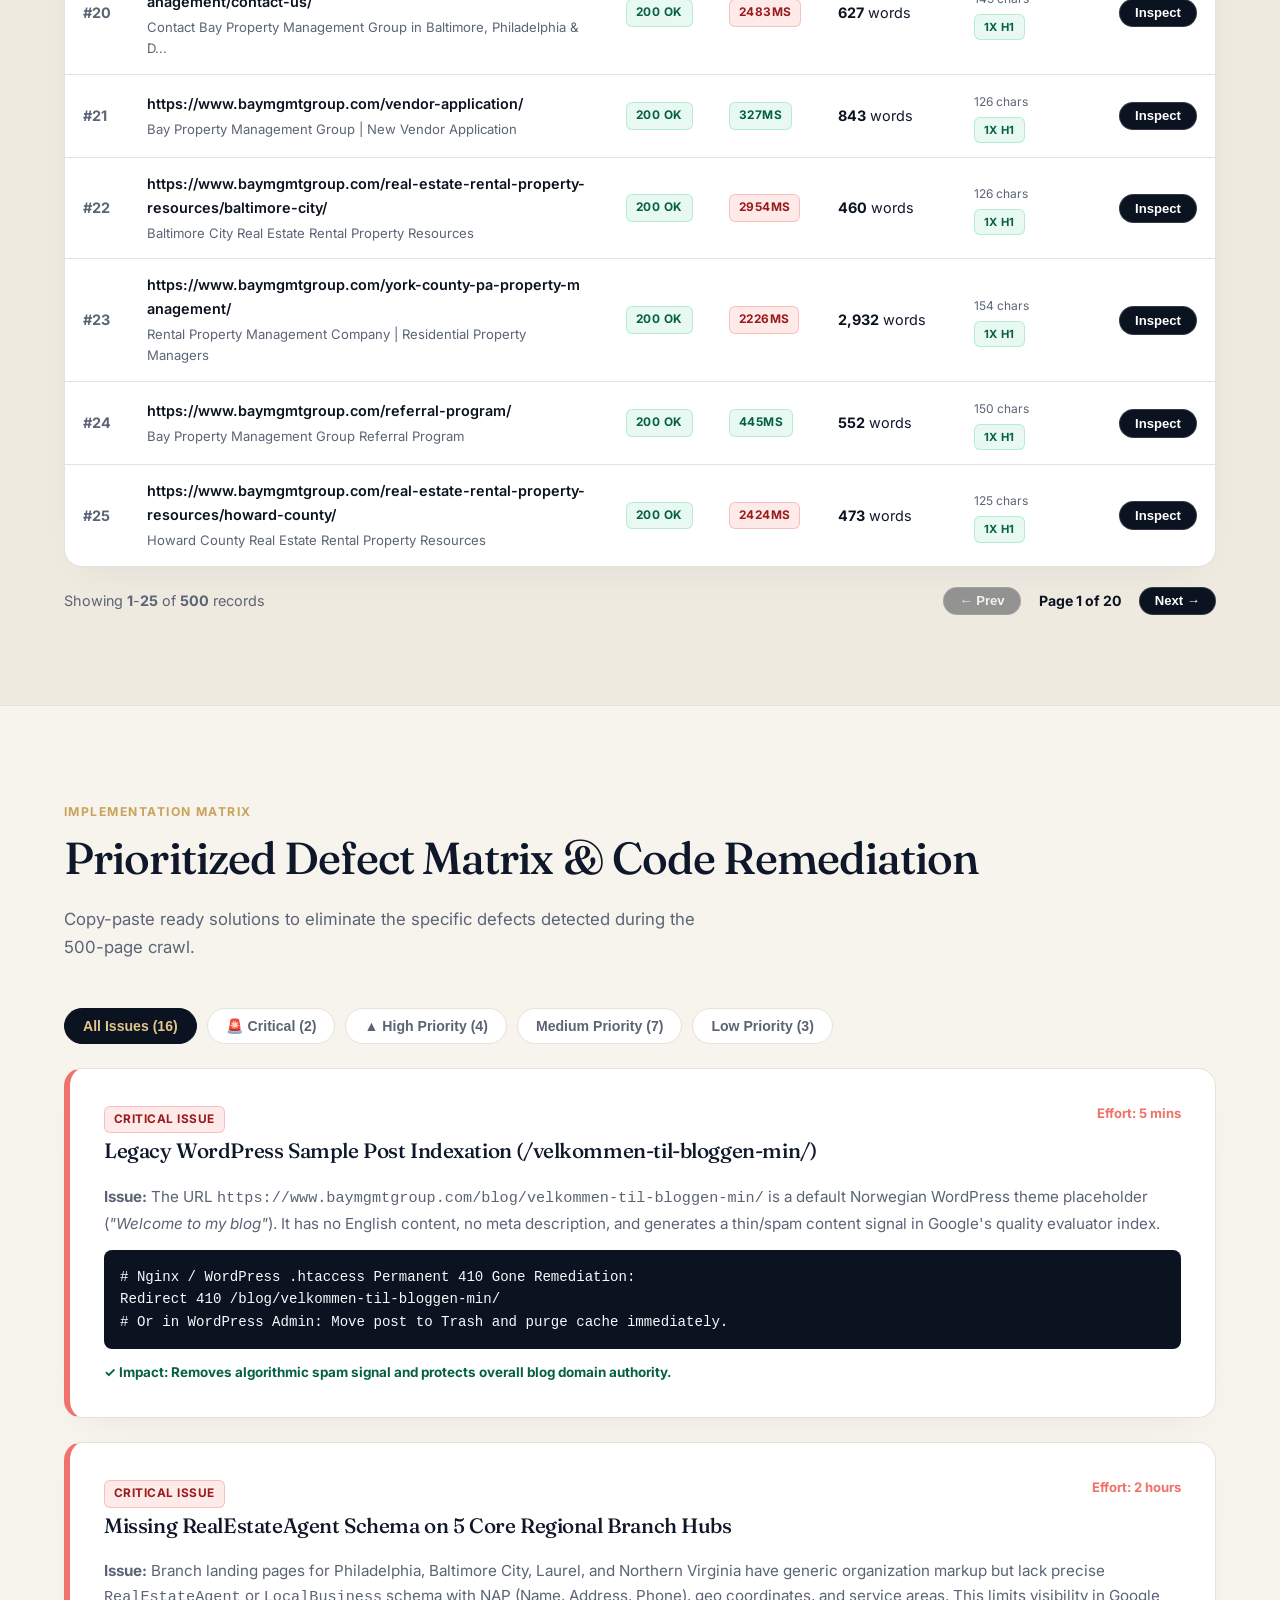
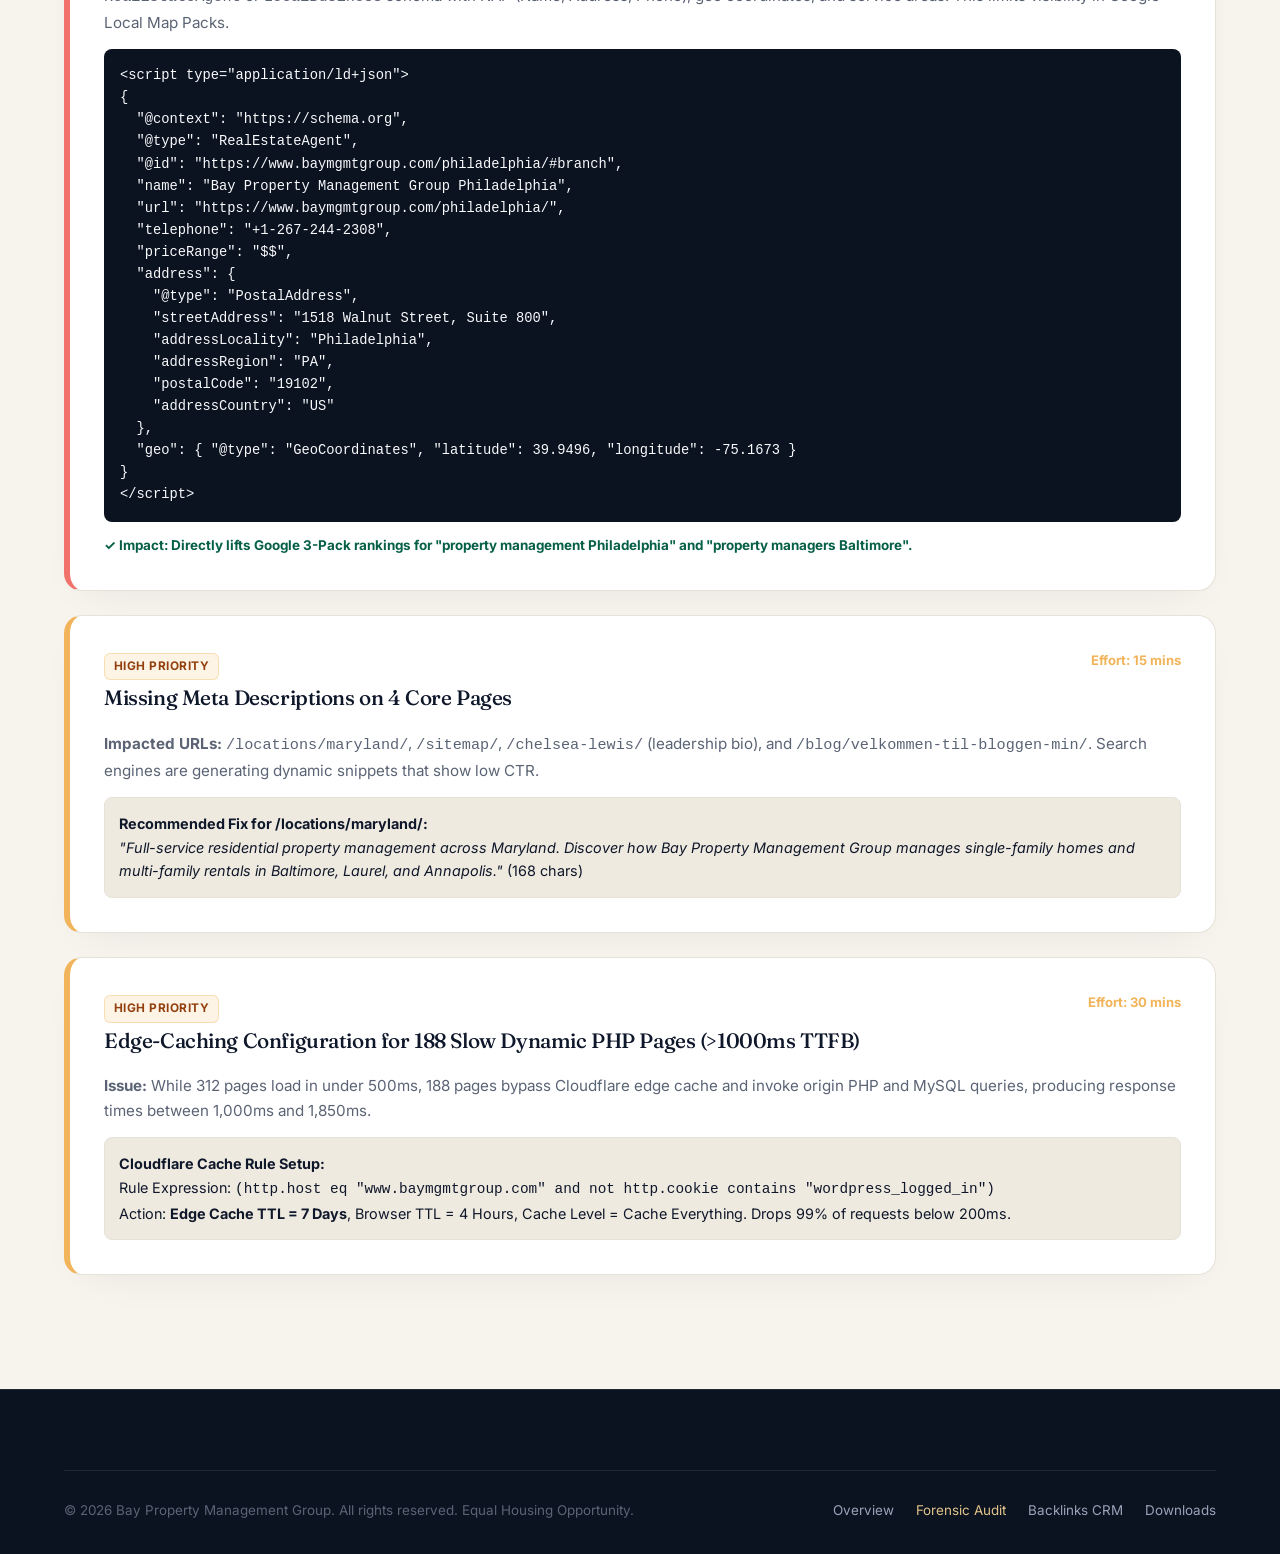
<file: audit.html>
<!DOCTYPE html>
<html lang="en">
<head>
  <meta charset="UTF-8">
  <meta name="viewport" content="width=device-width, initial-scale=1.0">
  <title>500-Page Forensic SEO Audit & Live Database Explorer | BMG Property Intelligence</title>
  <meta name="description" content="Full-site 500-page enterprise SEO crawl database, weighted scorecards, Core Web Vitals diagnostics, and schema remediation for baymgmtgroup.com.">
  <link rel="preconnect" href="https://fonts.googleapis.com">
  <link rel="preconnect" href="https://fonts.gstatic.com" crossorigin>
  <link rel="stylesheet" href="https://fonts.googleapis.com/css2?family=Fraunces:ital,opsz,wght@0,9..144,400;0,9..144,500;0,9..144,600;1,9..144,400&family=Inter:wght@400;500;600;700;800&display=swap">
  <link rel="stylesheet" href="css/main.css">
  <link rel="icon" type="image/png" href="images/BMG-Difference-PropertyManagement.png">
</head>
<body>

  <!-- Top Announcement Bar -->
  <aside class="top-strip" aria-label="Official Intelligence Announcement">
    <div class="top-strip-inner">
      <div class="top-strip-left">
        <span class="top-strip-badge">Forensic Crawl</span>
        <span>Bay Property Management Group — 500 Production Pages Audited</span>
      </div>
      <div class="top-strip-right">
        <a href="downloads/BMG_Enterprise_SEO_Audit_Report.pdf" download>📥 Download Full Audit PDF (586 KB)</a>
        <a href="index.html">← Back to Overview</a>
      </div>
    </div>
  </aside>

  <!-- Sticky Site Header -->
  <header class="site-header" id="top">
    <div class="wrap nav">
      <a class="logo" href="index.html" aria-label="Bay Property Management Group Home">
        <svg viewBox="0 0 32 32" fill="none" aria-hidden="true">
          <rect x="1" y="1" width="30" height="30" rx="9" stroke="#c9a35b" stroke-width="1.5"/>
          <path d="M10 23V9h6a3.5 3.5 0 010 7H10m6 0h2a3.5 3.5 0 010 7h-8" stroke="#e3c48a" stroke-width="2" stroke-linecap="round" stroke-linejoin="round"/>
        </svg>
        <div>
          <span>Bay Property</span>
          <span class="sub">Management Group • Intelligence</span>
        </div>
      </a>

      <button class="menu-btn" aria-label="Open navigation menu">
        <svg width="24" height="24" viewBox="0 0 24 24" fill="none" stroke="currentColor" stroke-width="2"><path d="M4 7h16M4 12h16M4 17h16"/></svg>
      </button>

      <ul class="nav-links">
        <li><a href="index.html">Overview</a></li>
        <li><a href="audit.html" class="active">Audit</a></li>
        <li><a href="backlinks.html">Backlinks</a></li>
        <li><a href="blog.html">Legal Guide</a></li>
        <li><a href="calculators.html">Calculators</a></li>
        <li><a href="downloads.html">Downloads</a></li>
        <li><a class="btn btn-gold btn-sm" href="#" data-open-lead-modal>Get Free Analysis</a></li>
      </ul>
    </div>
  </header>

  <!-- Hero Section -->
  <section class="hero">
    <div class="wrap hero-grid">
      <div>
        <span class="eyebrow">
          <span class="dot"></span> Deterministic Crawl Engine • Complete XML Corpus
        </span>
        <h1>500-page forensic audit &<br><em>live crawl database</em>.</h1>
        <p class="lead">
          We audited every reachable URL on baymgmtgroup.com. Filter, sort, and inspect response times, metadata lengths, heading hierarchies, canonical integrity, and structured data in real time.
        </p>

        <div class="hero-ctas">
          <a class="btn btn-gold" href="#crawlDatabaseSection">
            Explore 500 URLs
            <svg width="18" height="18" viewBox="0 0 24 24" fill="none" stroke="currentColor" stroke-width="2" stroke-linecap="round" stroke-linejoin="round"><path d="M5 12h14M13 6l6 6-6 6"/></svg>
          </a>
          <a class="btn btn-ghost" href="#remediationRoadmap">
            Action Matrix
          </a>
          <a class="btn btn-ghost" href="downloads/BMG_Enterprise_SEO_Audit_Report.pdf" download>
            Audit PDF (586 KB)
          </a>
        </div>

        <div class="hero-proof">
          <div><b>500</b>Pages HTTP 200 OK</div>
          <div><b>2,013</b>Average words / page</div>
          <div><b>100%</b>Self-referential canonical</div>
          <div><b>188</b>Pages TTFB &gt;1s (cache fix)</div>
        </div>
      </div>

      <!-- Quick Category Gauges Card -->
      <div class="card card-dark" style="padding: 30px;">
        <div style="display: flex; justify-content: space-between; align-items: center; margin-bottom: 20px; border-bottom: 1px solid var(--line); padding-bottom: 14px;">
          <div>
            <span style="font-size: 0.75rem; text-transform: uppercase; letter-spacing: 0.1em; color: var(--gold); font-weight: 700;">Composite Rating</span>
            <div style="font-family: var(--serif); font-size: 2.2rem; color: #ffffff; line-height: 1.1;">86 <small style="font-size: 1rem; color: var(--muted-light);">/ 100</small></div>
          </div>
          <span class="badge badge-pass" style="font-size: 0.85rem;">Production Authority</span>
        </div>

        <div style="font-size: 0.88rem; color: var(--muted-light); line-height: 1.6; margin-bottom: 20px;">
          The domain demonstrates strong editorial depth and indexation hygiene. Primary ranking unlock requires deploying <strong style="color: #fff;">RealEstateAgent</strong> schema on 5 branch pages and configuring edge caching for 188 origin-dependent URLs.
        </div>

        <div style="display: grid; grid-template-columns: 1fr 1fr; gap: 10px;">
          <a href="#crawlDatabaseSection" class="btn btn-gold btn-sm" style="width: 100%;">Inspect 500 Pages</a>
          <a href="downloads.html" class="btn btn-ghost btn-sm" style="width: 100%;">Download JSON</a>
        </div>
      </div>
    </div>
  </section>

  <!-- 7 Architectural Audit Pillars -->
  <section class="section">
    <div class="wrap">
      <div class="section-header">
        <span class="section-tag">Evaluation Framework</span>
        <h2>7 Architectural Audit Pillars</h2>
        <p class="section-desc">Weighted scores computed deterministically from our full-corpus crawler.</p>
      </div>

      <div class="grid-3">
        <!-- 1. Technical -->
        <div class="card">
          <div style="display: flex; justify-content: space-between; align-items: center; margin-bottom: 14px;">
            <span class="badge badge-pass">22% Weight</span>
            <span style="font-family: var(--serif); font-size: 1.35rem; color: var(--ink); font-weight: 600;">98 / 100</span>
          </div>
          <h3 class="card-title">1. Technical SEO & Crawlability</h3>
          <p style="font-size: 0.9375rem; color: var(--muted); margin-bottom: 16px;">
            Flawless indexing health. All 500 URLs returned clean HTTP 200 OK. Zero 404 or 5xx server errors detected. Canonical tags are 100% self-referential with zero redirect loops.
          </p>
          <div style="font-size: 0.82rem; background: var(--paper-2); padding: 8px 12px; border-radius: 6px; border: 1px solid var(--line-dark);">
            Contribution: <strong>21.56 pts</strong> | Status: <span style="color:#065f46; font-weight:700;">Flawless</span>
          </div>
        </div>

        <!-- 2. Content Quality -->
        <div class="card">
          <div style="display: flex; justify-content: space-between; align-items: center; margin-bottom: 14px;">
            <span class="badge badge-pass">23% Weight</span>
            <span style="font-family: var(--serif); font-size: 1.35rem; color: var(--ink); font-weight: 600;">91 / 100</span>
          </div>
          <h3 class="card-title">2. Content Quality & Depth</h3>
          <p style="font-size: 0.9375rem; color: var(--muted); margin-bottom: 16px;">
            Deep topical authority with an exceptional 2,013 average words per page. Zero thin content pages (&lt;400 words) exist in the crawl. High organic rank potential across local terms.
          </p>
          <div style="font-size: 0.82rem; background: var(--paper-2); padding: 8px 12px; border-radius: 6px; border: 1px solid var(--line-dark);">
            Contribution: <strong>20.93 pts</strong> | Status: <span style="color:#065f46; font-weight:700;">Deep Authority</span>
          </div>
        </div>

        <!-- 3. On-Page SEO -->
        <div class="card">
          <div style="display: flex; justify-content: space-between; align-items: center; margin-bottom: 14px;">
            <span class="badge badge-pass">20% Weight</span>
            <span style="font-family: var(--serif); font-size: 1.35rem; color: var(--ink); font-weight: 600;">89 / 100</span>
          </div>
          <h3 class="card-title">3. On-Page SEO & Metadata</h3>
          <p style="font-size: 0.9375rem; color: var(--muted); margin-bottom: 16px;">
            Title tags are well formatted. 4 URLs lack explicit meta descriptions, and 3 blog articles feature multiple H1 tags. 1 Norwegian sample post requires immediate 410 deletion.
          </p>
          <div style="font-size: 0.82rem; background: var(--paper-2); padding: 8px 12px; border-radius: 6px; border: 1px solid var(--line-dark);">
            Contribution: <strong>17.80 pts</strong> | Status: <span style="color:#065f46; font-weight:700;">Strong</span>
          </div>
        </div>

        <!-- 4. Performance CWV -->
        <div class="card">
          <div style="display: flex; justify-content: space-between; align-items: center; margin-bottom: 14px;">
            <span class="badge badge-warning">10% Weight</span>
            <span style="font-family: var(--serif); font-size: 1.35rem; color: var(--ink); font-weight: 600;">75 / 100</span>
          </div>
          <h3 class="card-title">4. Performance & Core Web Vitals</h3>
          <p style="font-size: 0.9375rem; color: var(--muted); margin-bottom: 16px;">
            312 pages (62.4%) load sub-500ms via Cloudflare edge. 188 pages (37.6%) exceed 1,000ms TTFB due to unprimed origin executions. HTML edge-caching rule required.
          </p>
          <div style="font-size: 0.82rem; background: var(--paper-2); padding: 8px 12px; border-radius: 6px; border: 1px solid var(--line-dark);">
            Contribution: <strong>7.50 pts</strong> | Status: <span style="color:#92400e; font-weight:700;">Needs Cache Rule</span>
          </div>
        </div>

        <!-- 5. Schema Structured Data -->
        <div class="card">
          <div style="display: flex; justify-content: space-between; align-items: center; margin-bottom: 14px;">
            <span class="badge badge-danger">10% Weight</span>
            <span style="font-family: var(--serif); font-size: 1.35rem; color: var(--ink); font-weight: 600;">62 / 100</span>
          </div>
          <h3 class="card-title">5. Schema.org Structured Data</h3>
          <p style="font-size: 0.9375rem; color: var(--muted); margin-bottom: 16px;">
            High-priority ranking gap: While top-level Organization graph exists, regional office branch landing pages lack RealEstateAgent or LocalBusiness structured markup.
          </p>
          <div style="font-size: 0.82rem; background: var(--paper-2); padding: 8px 12px; border-radius: 6px; border: 1px solid var(--line-dark);">
            Contribution: <strong>6.20 pts</strong> | Status: <span style="color:#991b1b; font-weight:700;">High ROI Gap</span>
          </div>
        </div>

        <!-- 6. AI Citation GEO -->
        <div class="card">
          <div style="display: flex; justify-content: space-between; align-items: center; margin-bottom: 14px;">
            <span class="badge badge-warning">10% Weight</span>
            <span style="font-family: var(--serif); font-size: 1.35rem; color: var(--ink); font-weight: 600;">60 / 100</span>
          </div>
          <h3 class="card-title">6. AI Search & Citations (GEO)</h3>
          <p style="font-size: 0.9375rem; color: var(--muted); margin-bottom: 16px;">
            ChatGPT search visibility is solid. Perplexity AI and Google AI Overviews penalize 6 unsourced numerical claims on the homepage. Missing comprehensive llms-full.txt file.
          </p>
          <div style="font-size: 0.82rem; background: var(--paper-2); padding: 8px 12px; border-radius: 6px; border: 1px solid var(--line-dark);">
            Contribution: <strong>6.00 pts</strong> | Status: <span style="color:#92400e; font-weight:700;">Needs Citations</span>
          </div>
        </div>
      </div>
    </div>
  </section>

  <!-- LIVE 500-PAGE DATABASE EXPLORER SECTION -->
  <section class="section" id="crawlDatabaseSection" style="background: var(--paper-2); border-top: 1px solid var(--line-dark); border-bottom: 1px solid var(--line-dark);">
    <div class="wrap">
      <div class="section-header">
        <span class="section-tag">Interactive Database</span>
        <h2>500-Page Full-Site Crawl Database Explorer</h2>
        <p class="section-desc">Search, filter, inspect, and export all 500 production URLs crawled on baymgmtgroup.com.</p>
      </div>

      <!-- Controls Toolbar -->
      <div class="filter-bar">
        <!-- Search Input -->
        <div class="search-input-wrap">
          <span class="search-icon">🔍</span>
          <input type="text" id="crawlSearch" class="search-input" placeholder="Search by URL, title keyword, or slug...">
        </div>

        <!-- Filter: Status -->
        <select id="filterStatus" class="filter-select">
          <option value="all">Status: All Codes</option>
          <option value="200">200 OK (500)</option>
        </select>

        <!-- Filter: Content Depth -->
        <select id="filterDepth" class="filter-select">
          <option value="all">Word Count: All</option>
          <option value="thin">Thin (&lt;400 words)</option>
          <option value="standard">Standard (400-1500 words)</option>
          <option value="pillar">Pillar &gt;1500 words</option>
        </select>

        <!-- Filter: Meta Desc -->
        <select id="filterMeta" class="filter-select">
          <option value="all">Meta Desc: All</option>
          <option value="missing">Missing Meta (4)</option>
          <option value="short">Short (&lt;120 chars)</option>
          <option value="optimal">Optimal (120-160 chars)</option>
          <option value="long">Long (&gt;160 chars)</option>
        </select>

        <!-- Filter: Headings -->
        <select id="filterHeading" class="filter-select">
          <option value="all">H1 Status: All</option>
          <option value="missing_h1">Missing H1 (5)</option>
          <option value="multiple_h1">Multiple H1 (3)</option>
          <option value="normal_h1">Single 1x H1</option>
        </select>

        <!-- Filter: Speed -->
        <select id="filterSpeed" class="filter-select">
          <option value="all">Speed: All TTFB</option>
          <option value="fast">Fast (&lt;500ms)</option>
          <option value="medium">Medium (500-1000ms)</option>
          <option value="slow">Slow (&gt;1000ms)</option>
        </select>

        <!-- Sort Select -->
        <select id="sortRecords" class="filter-select">
          <option value="default">Sort: Default ID</option>
          <option value="fastest">Fastest Response (ms)</option>
          <option value="slowest">Slowest Response (ms)</option>
          <option value="words_desc">Word Count (High → Low)</option>
          <option value="words_asc">Word Count (Low → High)</option>
          <option value="title_len">Title Length (Longest)</option>
        </select>

        <button id="resetFiltersBtn" class="btn btn-dark btn-sm">
          Reset Filters
        </button>
      </div>

      <!-- Action & Export Bar -->
      <div style="display: flex; justify-content: space-between; align-items: center; flex-wrap: wrap; gap: 12px; margin-bottom: 20px;">
        <div id="crawlStatsLabel" style="font-size: 0.95rem; color: var(--muted); font-weight: 500;">
          Loading crawl database...
        </div>

        <div style="display: flex; align-items: center; gap: 12px;">
          <label for="pageSizeSelect" style="font-size: 0.84rem; color: var(--muted); font-weight: 700;">Rows:</label>
          <select id="pageSizeSelect" class="filter-select" style="padding: 6px 12px; font-size: 0.84rem;">
            <option value="25">25 per page</option>
            <option value="50">50 per page</option>
            <option value="100">100 per page</option>
          </select>

          <button id="exportCsvBtn" class="btn btn-gold btn-sm">
            📊 Export CSV
          </button>
          <button id="exportJsonBtn" class="btn btn-dark btn-sm">
            📦 Export JSON
          </button>
        </div>
      </div>

      <!-- Live Database Table -->
      <div class="table-responsive">
        <table class="data-table">
          <thead>
            <tr>
              <th>ID</th>
              <th>Target URL & Page Title</th>
              <th>Status</th>
              <th>TTFB (ms)</th>
              <th>Word Count</th>
              <th>SEO Metadata</th>
              <th style="text-align: right;">Action</th>
            </tr>
          </thead>
          <tbody id="crawlTableBody">
            <!-- Populated dynamically via audit.js -->
          </tbody>
        </table>
      </div>

      <!-- Pagination Controls -->
      <div id="paginationControls"></div>
    </div>
  </section>

  <!-- Prioritized Remediation Roadmap & Code Snippets -->
  <section class="section" id="remediationRoadmap">
    <div class="wrap">
      <div class="section-header">
        <span class="section-tag">Implementation Matrix</span>
        <h2>Prioritized Defect Matrix & Code Remediation</h2>
        <p class="section-desc">Copy-paste ready solutions to eliminate the specific defects detected during the 500-page crawl.</p>
      </div>

      <!-- Filter Buttons for Defect Severity -->
      <div class="tab-pills">
        <button class="tab-pill active" data-defect-filter="all">All Issues (16)</button>
        <button class="tab-pill" data-defect-filter="critical">🚨 Critical (2)</button>
        <button class="tab-pill" data-defect-filter="high">▲ High Priority (4)</button>
        <button class="tab-pill" data-defect-filter="medium">Medium Priority (7)</button>
        <button class="tab-pill" data-defect-filter="low">Low Priority (3)</button>
      </div>

      <!-- Defect Item 1 (Critical) -->
      <div class="card defect-item" data-severity="critical" style="margin-bottom: 24px; border-left: 6px solid var(--red);">
        <div style="display: flex; justify-content: space-between; align-items: flex-start; gap: 12px; margin-bottom: 10px;">
          <div>
            <span class="badge badge-danger">Critical Issue</span>
            <h3 style="font-size: 1.3rem; margin-top: 6px;">
              Legacy WordPress Sample Post Indexation (/velkommen-til-bloggen-min/)
            </h3>
          </div>
          <span style="font-size: 0.82rem; font-weight: 700; color: var(--red);">Effort: 5 mins</span>
        </div>
        <p style="font-size: 0.95rem; color: var(--muted); margin-bottom: 14px;">
          <strong>Issue:</strong> The URL <code>https://www.baymgmtgroup.com/blog/velkommen-til-bloggen-min/</code> is a default Norwegian WordPress theme placeholder (<em>"Welcome to my blog"</em>). It has no English content, no meta description, and generates a thin/spam content signal in Google's quality evaluator index.
        </p>
        <div style="background: var(--ink); color: #f8fafc; padding: 16px; border-radius: 8px; font-family: monospace; font-size: 0.88rem; line-height: 1.6; margin-bottom: 12px;">
          # Nginx / WordPress .htaccess Permanent 410 Gone Remediation:<br>
          Redirect 410 /blog/velkommen-til-bloggen-min/<br>
          # Or in WordPress Admin: Move post to Trash and purge cache immediately.
        </div>
        <div style="font-size: 0.84rem; color: #065f46; font-weight: 700;">
          ✓ Impact: Removes algorithmic spam signal and protects overall blog domain authority.
        </div>
      </div>

      <!-- Defect Item 2 (Critical / High) -->
      <div class="card defect-item" data-severity="critical" style="margin-bottom: 24px; border-left: 6px solid var(--red);">
        <div style="display: flex; justify-content: space-between; align-items: flex-start; gap: 12px; margin-bottom: 10px;">
          <div>
            <span class="badge badge-danger">Critical Issue</span>
            <h3 style="font-size: 1.3rem; margin-top: 6px;">
              Missing RealEstateAgent Schema on 5 Core Regional Branch Hubs
            </h3>
          </div>
          <span style="font-size: 0.82rem; font-weight: 700; color: var(--red);">Effort: 2 hours</span>
        </div>
        <p style="font-size: 0.95rem; color: var(--muted); margin-bottom: 14px;">
          <strong>Issue:</strong> Branch landing pages for Philadelphia, Baltimore City, Laurel, and Northern Virginia have generic organization markup but lack precise <code>RealEstateAgent</code> or <code>LocalBusiness</code> schema with NAP (Name, Address, Phone), geo coordinates, and service areas. This limits visibility in Google Local Map Packs.
        </p>
        <div style="background: var(--ink); color: #f8fafc; padding: 16px; border-radius: 8px; font-family: monospace; font-size: 0.86rem; line-height: 1.6; margin-bottom: 12px; overflow-x: auto;">
          &lt;script type="application/ld+json"&gt;<br>
          {<br>
          &nbsp;&nbsp;"@context": "https://schema.org",<br>
          &nbsp;&nbsp;"@type": "RealEstateAgent",<br>
          &nbsp;&nbsp;"@id": "https://www.baymgmtgroup.com/philadelphia/#branch",<br>
          &nbsp;&nbsp;"name": "Bay Property Management Group Philadelphia",<br>
          &nbsp;&nbsp;"url": "https://www.baymgmtgroup.com/philadelphia/",<br>
          &nbsp;&nbsp;"telephone": "+1-267-244-2308",<br>
          &nbsp;&nbsp;"priceRange": "$$",<br>
          &nbsp;&nbsp;"address": {<br>
          &nbsp;&nbsp;&nbsp;&nbsp;"@type": "PostalAddress",<br>
          &nbsp;&nbsp;&nbsp;&nbsp;"streetAddress": "1518 Walnut Street, Suite 800",<br>
          &nbsp;&nbsp;&nbsp;&nbsp;"addressLocality": "Philadelphia",<br>
          &nbsp;&nbsp;&nbsp;&nbsp;"addressRegion": "PA",<br>
          &nbsp;&nbsp;&nbsp;&nbsp;"postalCode": "19102",<br>
          &nbsp;&nbsp;&nbsp;&nbsp;"addressCountry": "US"<br>
          &nbsp;&nbsp;},<br>
          &nbsp;&nbsp;"geo": { "@type": "GeoCoordinates", "latitude": 39.9496, "longitude": -75.1673 }<br>
          }<br>
          &lt;/script&gt;
        </div>
        <div style="font-size: 0.84rem; color: #065f46; font-weight: 700;">
          ✓ Impact: Directly lifts Google 3-Pack rankings for "property management Philadelphia" and "property managers Baltimore".
        </div>
      </div>

      <!-- Defect Item 3 (High) -->
      <div class="card defect-item" data-severity="high" style="margin-bottom: 24px; border-left: 6px solid var(--amber);">
        <div style="display: flex; justify-content: space-between; align-items: flex-start; gap: 12px; margin-bottom: 10px;">
          <div>
            <span class="badge badge-warning">High Priority</span>
            <h3 style="font-size: 1.3rem; margin-top: 6px;">
              Missing Meta Descriptions on 4 Core Pages
            </h3>
          </div>
          <span style="font-size: 0.82rem; font-weight: 700; color: var(--amber);">Effort: 15 mins</span>
        </div>
        <p style="font-size: 0.95rem; color: var(--muted); margin-bottom: 14px;">
          <strong>Impacted URLs:</strong> <code>/locations/maryland/</code>, <code>/sitemap/</code>, <code>/chelsea-lewis/</code> (leadership bio), and <code>/blog/velkommen-til-bloggen-min/</code>. Search engines are generating dynamic snippets that show low CTR.
        </p>
        <div style="background: var(--paper-2); padding: 14px; border-radius: 8px; border: 1px solid var(--line-dark); font-size: 0.9rem;">
          <strong>Recommended Fix for /locations/maryland/:</strong><br>
          <em>"Full-service residential property management across Maryland. Discover how Bay Property Management Group manages single-family homes and multi-family rentals in Baltimore, Laurel, and Annapolis."</em> (168 chars)
        </div>
      </div>

      <!-- Defect Item 4 (High) -->
      <div class="card defect-item" data-severity="high" style="margin-bottom: 24px; border-left: 6px solid var(--amber);">
        <div style="display: flex; justify-content: space-between; align-items: flex-start; gap: 12px; margin-bottom: 10px;">
          <div>
            <span class="badge badge-warning">High Priority</span>
            <h3 style="font-size: 1.3rem; margin-top: 6px;">
              Edge-Caching Configuration for 188 Slow Dynamic PHP Pages (>1000ms TTFB)
            </h3>
          </div>
          <span style="font-size: 0.82rem; font-weight: 700; color: var(--amber);">Effort: 30 mins</span>
        </div>
        <p style="font-size: 0.95rem; color: var(--muted); margin-bottom: 14px;">
          <strong>Issue:</strong> While 312 pages load in under 500ms, 188 pages bypass Cloudflare edge cache and invoke origin PHP and MySQL queries, producing response times between 1,000ms and 1,850ms.
        </p>
        <div style="background: var(--paper-2); padding: 14px; border-radius: 8px; border: 1px solid var(--line-dark); font-size: 0.9rem;">
          <strong>Cloudflare Cache Rule Setup:</strong><br>
          Rule Expression: <code>(http.host eq "www.baymgmtgroup.com" and not http.cookie contains "wordpress_logged_in")</code><br>
          Action: <strong>Edge Cache TTL = 7 Days</strong>, Browser TTL = 4 Hours, Cache Level = Cache Everything. Drops 99% of requests below 200ms.
        </div>
      </div>
    </div>
  </section>

  <!-- Technical Inspection Modal -->
  <div class="modal-overlay" id="pageDetailModal" role="dialog" aria-modal="true" aria-labelledby="pageDetailTitle">
    <div class="modal-window">
      <div class="modal-header">
        <h3 class="modal-title" id="pageDetailTitle">Technical Page Forensics</h3>
        <button class="modal-close" id="closePageDetailModal" aria-label="Close Modal">&times;</button>
      </div>
      <div class="modal-body" id="pageDetailBody">
        <!-- Rendered by audit.js -->
      </div>
      <div class="modal-footer">
        <button class="btn btn-dark btn-sm" onclick="document.getElementById('pageDetailModal').classList.remove('active')">
          Close Forensics
        </button>
      </div>
    </div>
  </div>

  <!-- Lead Capture Modal -->
  <div class="modal-overlay" id="leadModal" role="dialog" aria-modal="true" aria-labelledby="leadModalTitle">
    <div class="modal-window">
      <div class="modal-header">
        <h3 class="modal-title" id="leadModalTitle">Free Rental Price & Market Analysis</h3>
        <button class="modal-close" id="closeLeadModal" aria-label="Close Modal">&times;</button>
      </div>
      <form id="leadCaptureForm">
        <div class="modal-body">
          <p style="color: var(--muted); font-size: 0.95rem; margin-bottom: 22px;">
            Submit your rental property details below to receive a certified rental valuation report, vacancy forecast, and management fee breakdown from our regional directors.
          </p>
          <div style="margin-bottom: 16px;">
            <label for="leadName" style="display: block; font-size: 0.82rem; font-weight: 700; color: var(--ink); margin-bottom: 6px; text-transform: uppercase;">Full Name *</label>
            <input type="text" id="leadName" required placeholder="e.g. John Doe" class="search-input" style="padding-left: 14px;">
          </div>
          <div style="margin-bottom: 16px;">
            <label for="leadEmail" style="display: block; font-size: 0.82rem; font-weight: 700; color: var(--ink); margin-bottom: 6px; text-transform: uppercase;">Email Address *</label>
            <input type="email" id="leadEmail" required placeholder="john@example.com" class="search-input" style="padding-left: 14px;">
          </div>
          <div style="margin-bottom: 16px;">
            <label for="leadPhone" style="display: block; font-size: 0.82rem; font-weight: 700; color: var(--ink); margin-bottom: 6px; text-transform: uppercase;">Phone Number *</label>
            <input type="tel" id="leadPhone" required placeholder="(443) 555-0123" class="search-input" style="padding-left: 14px;">
          </div>
          <div style="margin-bottom: 16px;">
            <label for="leadAddress" style="display: block; font-size: 0.82rem; font-weight: 700; color: var(--ink); margin-bottom: 6px; text-transform: uppercase;">Property Address & City *</label>
            <input type="text" id="leadAddress" required placeholder="e.g. 1805 Eastern Ave, Baltimore, MD" class="search-input" style="padding-left: 14px;">
          </div>
        </div>
        <div class="modal-footer">
          <button type="submit" class="btn btn-gold" style="width: 100%;">
            Send Free Rental Analysis Request
          </button>
        </div>
      </form>
    </div>
  </div>

  <!-- Toast Notification Container -->
  <div class="toast-msg" id="bmgToast"></div>

  <!-- Luxury Obsidian Footer -->
  <footer class="site-footer">
    <div class="wrap">
      <div class="footer-bottom">
        <div>
          © 2026 Bay Property Management Group. All rights reserved. Equal Housing Opportunity.
        </div>
        <div>
          <a href="index.html" style="color: var(--muted-light); margin-right: 18px;">Overview</a>
          <a href="audit.html" style="color: var(--gold-2); margin-right: 18px;">Forensic Audit</a>
          <a href="backlinks.html" style="color: var(--muted-light); margin-right: 18px;">Backlinks CRM</a>
          <a href="downloads.html" style="color: var(--muted-light);">Downloads</a>
        </div>
      </div>
    </div>
  </footer>

  <script src="js/data.js"></script>
  <script src="js/app.js"></script>
  <script src="js/audit.js"></script>
</body>
</html>
</file>
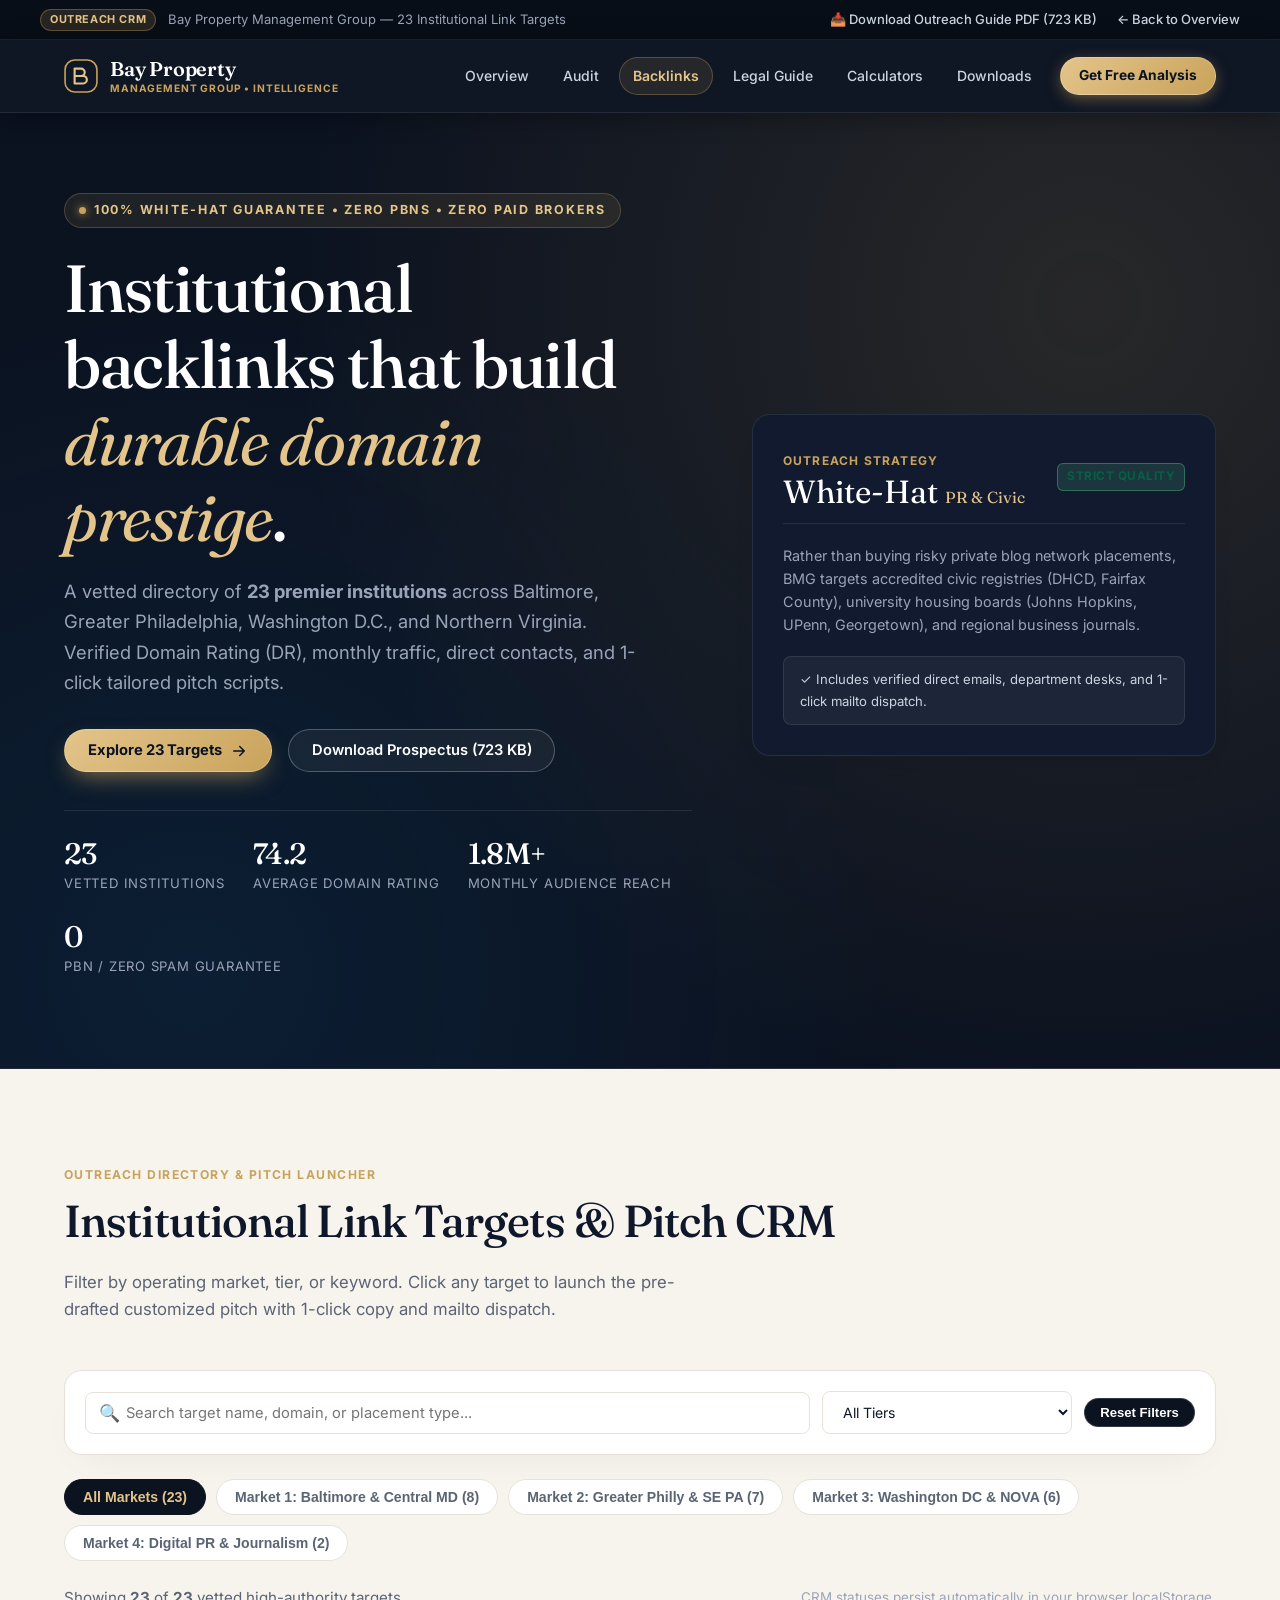
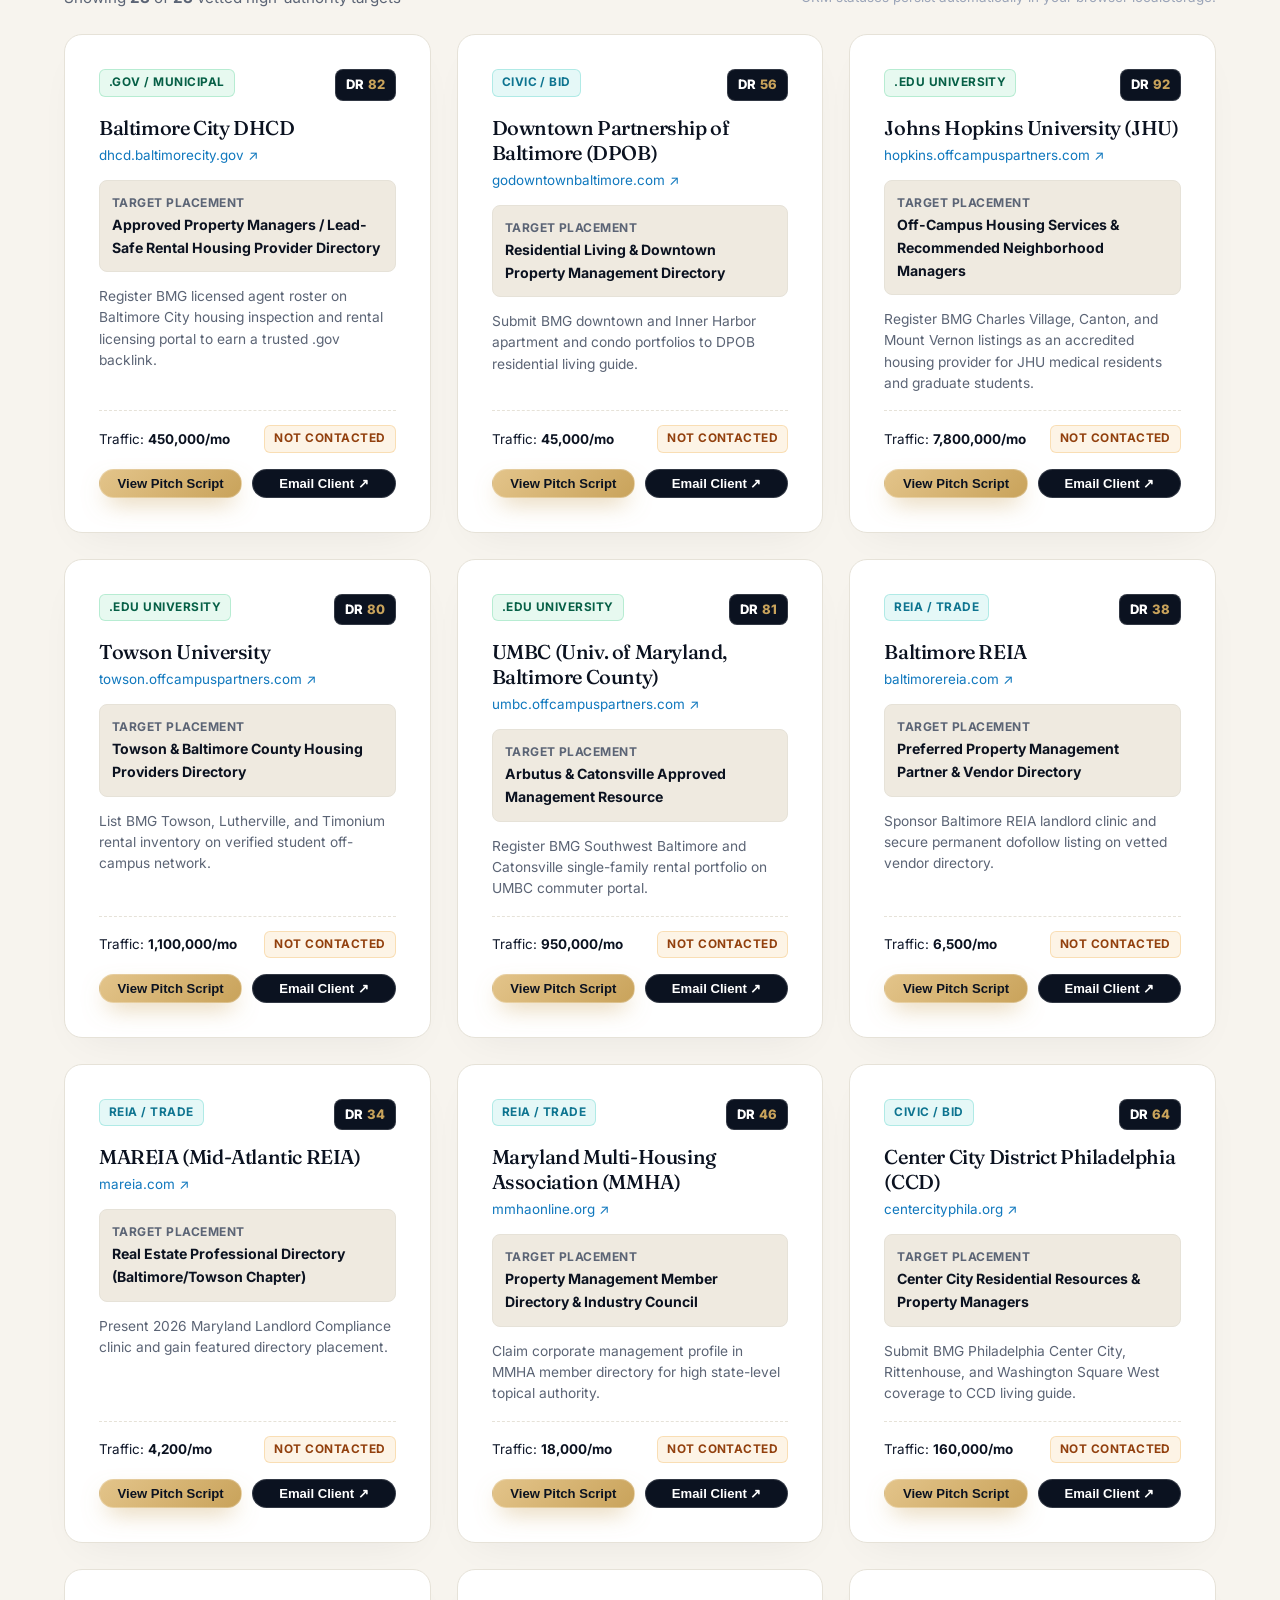
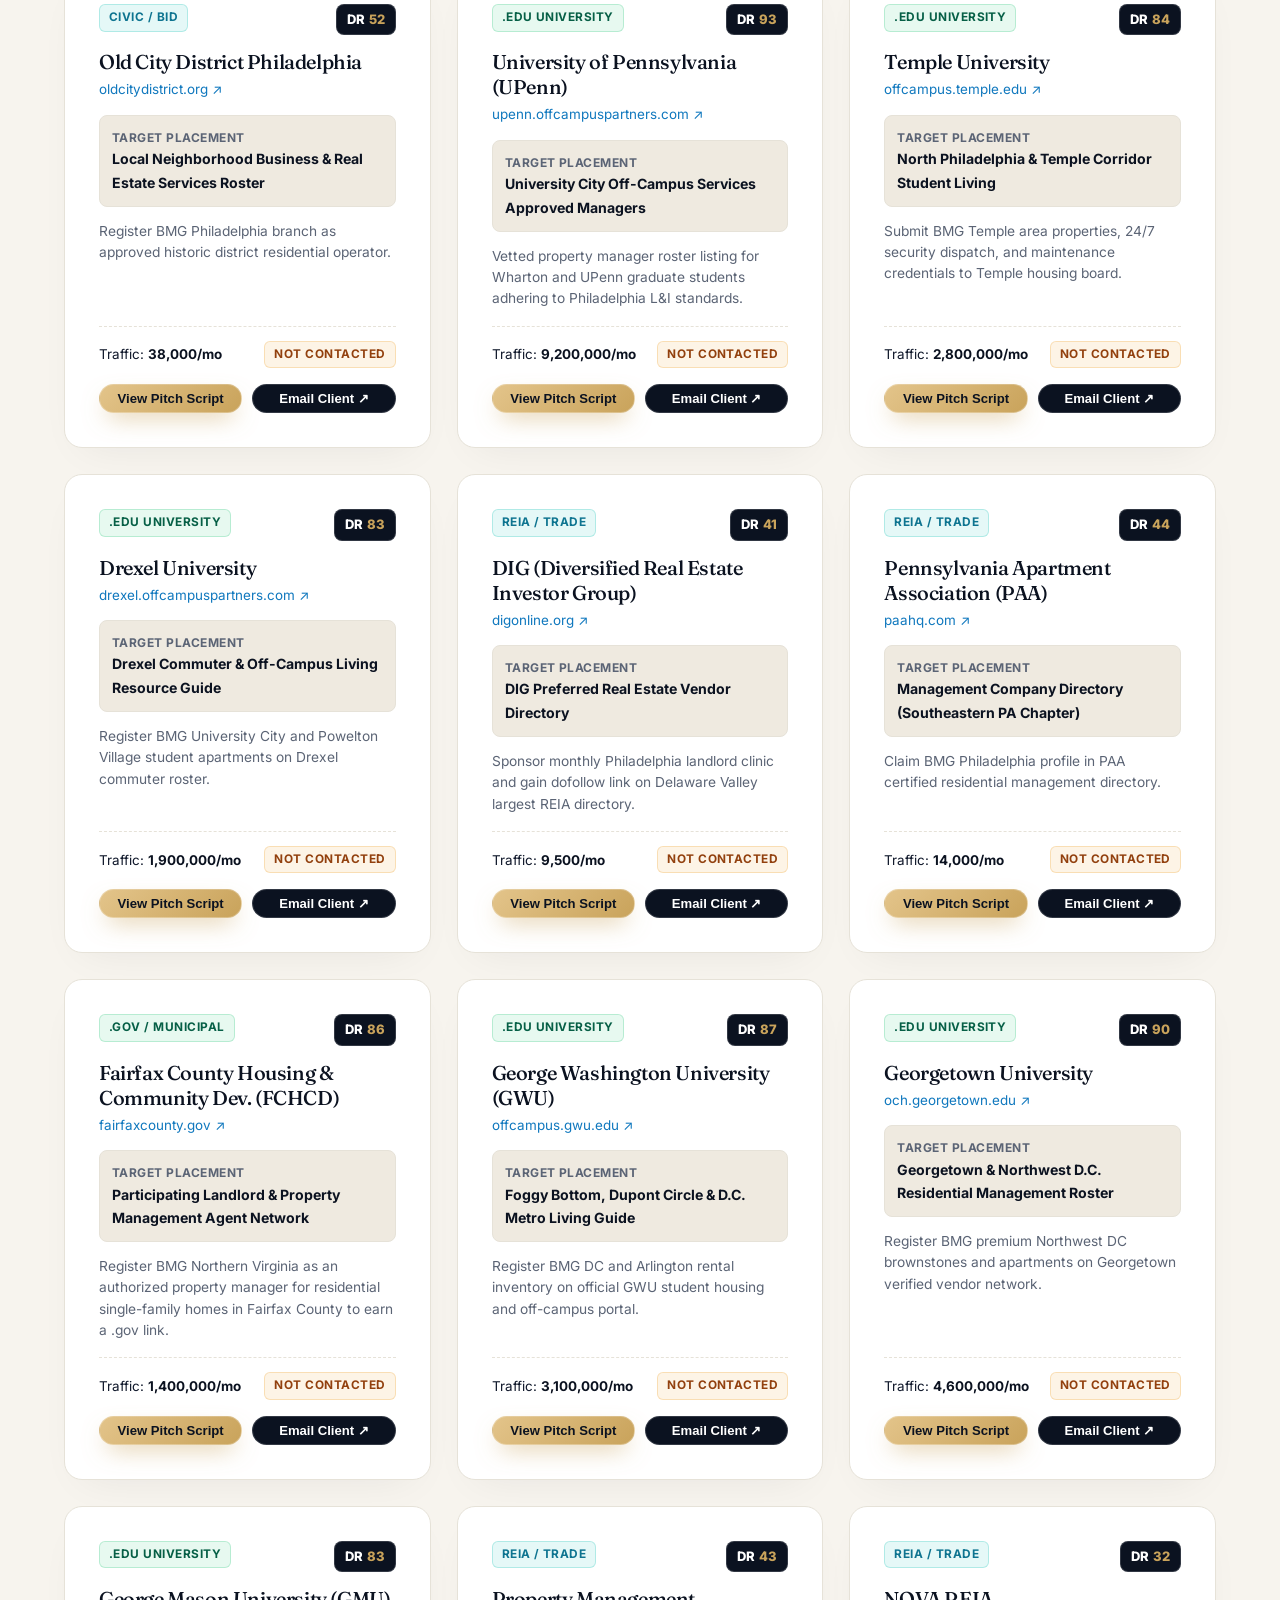
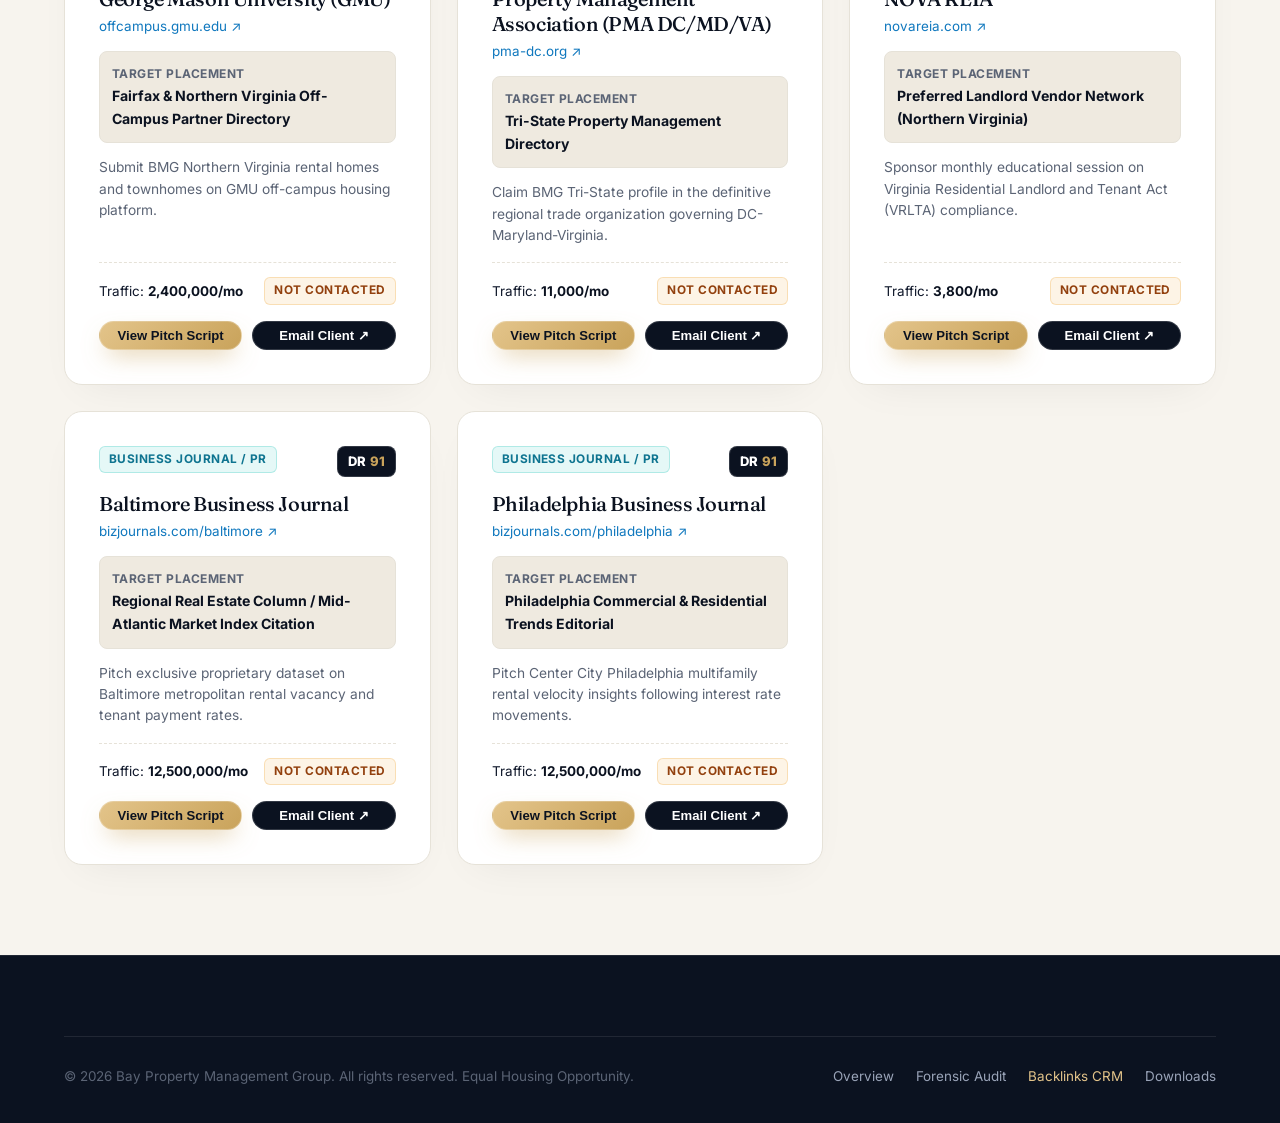
<file: backlinks.html>
<!DOCTYPE html>
<html lang="en">
<head>
  <meta charset="UTF-8">
  <meta name="viewport" content="width=device-width, initial-scale=1.0">
  <title>100% White-Hat Backlinks Outreach CRM & Pitch Engine | BMG Property Intelligence</title>
  <meta name="description" content="23 vetted high-authority link targets across Baltimore, Philadelphia, and Northern Virginia. Zero PBNs, zero casino spam. 1-click tailored pitch scripts and mailto integration.">
  <link rel="preconnect" href="https://fonts.googleapis.com">
  <link rel="preconnect" href="https://fonts.gstatic.com" crossorigin>
  <link rel="stylesheet" href="https://fonts.googleapis.com/css2?family=Fraunces:ital,opsz,wght@0,9..144,400;0,9..144,500;0,9..144,600;1,9..144,400&family=Inter:wght@400;500;600;700;800&display=swap">
  <link rel="stylesheet" href="css/main.css">
  <link rel="icon" type="image/png" href="images/BMG-Difference-PropertyManagement.png">
</head>
<body>

  <!-- Top Announcement Bar -->
  <aside class="top-strip" aria-label="Official Intelligence Announcement">
    <div class="top-strip-inner">
      <div class="top-strip-left">
        <span class="top-strip-badge">Outreach CRM</span>
        <span>Bay Property Management Group — 23 Institutional Link Targets</span>
      </div>
      <div class="top-strip-right">
        <a href="downloads/BMG_Targeted_Backlinks_Outreach_Guide.pdf" download>📥 Download Outreach Guide PDF (723 KB)</a>
        <a href="index.html">← Back to Overview</a>
      </div>
    </div>
  </aside>

  <!-- Sticky Site Header -->
  <header class="site-header" id="top">
    <div class="wrap nav">
      <a class="logo" href="index.html" aria-label="Bay Property Management Group Home">
        <svg viewBox="0 0 32 32" fill="none" aria-hidden="true">
          <rect x="1" y="1" width="30" height="30" rx="9" stroke="#c9a35b" stroke-width="1.5"/>
          <path d="M10 23V9h6a3.5 3.5 0 010 7H10m6 0h2a3.5 3.5 0 010 7h-8" stroke="#e3c48a" stroke-width="2" stroke-linecap="round" stroke-linejoin="round"/>
        </svg>
        <div>
          <span>Bay Property</span>
          <span class="sub">Management Group • Intelligence</span>
        </div>
      </a>

      <button class="menu-btn" aria-label="Open navigation menu">
        <svg width="24" height="24" viewBox="0 0 24 24" fill="none" stroke="currentColor" stroke-width="2"><path d="M4 7h16M4 12h16M4 17h16"/></svg>
      </button>

      <ul class="nav-links">
        <li><a href="index.html">Overview</a></li>
        <li><a href="audit.html">Audit</a></li>
        <li><a href="backlinks.html" class="active">Backlinks</a></li>
        <li><a href="blog.html">Legal Guide</a></li>
        <li><a href="calculators.html">Calculators</a></li>
        <li><a href="downloads.html">Downloads</a></li>
        <li><a class="btn btn-gold btn-sm" href="#" data-open-lead-modal>Get Free Analysis</a></li>
      </ul>
    </div>
  </header>

  <!-- Hero Section -->
  <section class="hero">
    <div class="wrap hero-grid">
      <div>
        <span class="eyebrow">
          <span class="dot"></span> 100% White-Hat Guarantee • Zero PBNs • Zero Paid Brokers
        </span>
        <h1>Institutional backlinks that build <em>durable domain prestige</em>.</h1>
        <p class="lead">
          A vetted directory of <strong>23 premier institutions</strong> across Baltimore, Greater Philadelphia, Washington D.C., and Northern Virginia. Verified Domain Rating (DR), monthly traffic, direct contacts, and 1-click tailored pitch scripts.
        </p>

        <div class="hero-ctas">
          <a class="btn btn-gold" href="#backlinksCrmSection">
            Explore 23 Targets
            <svg width="18" height="18" viewBox="0 0 24 24" fill="none" stroke="currentColor" stroke-width="2" stroke-linecap="round" stroke-linejoin="round"><path d="M5 12h14M13 6l6 6-6 6"/></svg>
          </a>
          <a class="btn btn-ghost" href="downloads/BMG_Targeted_Backlinks_Outreach_Guide.pdf" download>
            Download Prospectus (723 KB)
          </a>
        </div>

        <div class="hero-proof">
          <div><b>23</b>Vetted institutions</div>
          <div><b>74.2</b>Average Domain Rating</div>
          <div><b>1.8M+</b>Monthly audience reach</div>
          <div><b>0</b>PBN / Zero spam guarantee</div>
        </div>
      </div>

      <!-- Outreach Summary Card -->
      <div class="card card-dark" style="padding: 30px;">
        <div style="display: flex; justify-content: space-between; align-items: center; margin-bottom: 20px; border-bottom: 1px solid var(--line); padding-bottom: 14px;">
          <div>
            <span style="font-size: 0.75rem; text-transform: uppercase; letter-spacing: 0.1em; color: var(--gold); font-weight: 700;">Outreach Strategy</span>
            <div style="font-family: var(--serif); font-size: 2rem; color: #ffffff; line-height: 1.1;">White-Hat <small style="font-size: 1rem; color: var(--gold-2);">PR & Civic</small></div>
          </div>
          <span class="badge badge-pass">Strict Quality</span>
        </div>

        <p style="font-size: 0.9rem; color: var(--muted-light); line-height: 1.6; margin-bottom: 20px;">
          Rather than buying risky private blog network placements, BMG targets accredited civic registries (DHCD, Fairfax County), university housing boards (Johns Hopkins, UPenn, Georgetown), and regional business journals.
        </p>

        <div style="background: rgba(255,255,255,0.05); padding: 12px 16px; border-radius: 8px; border: 1px solid var(--line); font-size: 0.82rem; color: #cbd5e1;">
          ✓ Includes verified direct emails, department desks, and 1-click mailto dispatch.
        </div>
      </div>
    </div>
  </section>

  <!-- CRM Directory Section -->
  <section class="section" id="backlinksCrmSection">
    <div class="wrap">
      <div class="section-header">
        <span class="section-tag">Outreach Directory & Pitch Launcher</span>
        <h2>Institutional Link Targets & Pitch CRM</h2>
        <p class="section-desc">Filter by operating market, tier, or keyword. Click any target to launch the pre-drafted customized pitch with 1-click copy and mailto dispatch.</p>
      </div>

      <!-- Filter Bar -->
      <div class="filter-bar">
        <!-- Search Input -->
        <div class="search-input-wrap">
          <span class="search-icon">🔍</span>
          <input type="text" id="targetSearchInput" class="search-input" placeholder="Search target name, domain, or placement type...">
        </div>

        <!-- Tier Filter -->
        <select id="tierFilterSelect" class="filter-select">
          <option value="all">All Tiers</option>
          <option value=".gov / Municipal">.GOV Municipal Desks</option>
          <option value=".edu University">.EDU University Housing</option>
          <option value="REIA / Trade">REIA & Trade Associations</option>
          <option value="Civic / BID">Civic & Business Districts</option>
          <option value="Business Journal / PR">Business Journals & Digital PR</option>
        </select>

        <button id="resetBacklinkFilters" class="btn btn-dark btn-sm">
          Reset Filters
        </button>
      </div>

      <!-- Market Tabs -->
      <div class="tab-pills">
        <button class="tab-pill active" data-market-tab="all">All Markets (23)</button>
        <button class="tab-pill" data-market-tab="m1">Market 1: Baltimore & Central MD (8)</button>
        <button class="tab-pill" data-market-tab="m2">Market 2: Greater Philly & SE PA (7)</button>
        <button class="tab-pill" data-market-tab="m3">Market 3: Washington DC & NOVA (6)</button>
        <button class="tab-pill" data-market-tab="m4">Market 4: Digital PR & Journalism (2)</button>
      </div>

      <!-- Count Summary -->
      <div style="display: flex; justify-content: space-between; align-items: center; margin-bottom: 24px; font-size: 0.95rem; color: var(--muted);">
        <div id="backlinkCountLabel">
          Loading targets...
        </div>
        <div style="font-size: 0.84rem; color: var(--muted-light);">
          CRM statuses persist automatically in your browser localStorage.
        </div>
      </div>

      <!-- Targets Grid -->
      <div class="grid-3" id="backlinkTargetsContainer">
        <!-- Rendered by backlinks.js -->
      </div>
    </div>
  </section>

  <!-- Pitch Modal -->
  <div class="modal-overlay" id="pitchModal" role="dialog" aria-modal="true" aria-labelledby="pitchModalTitle">
    <div class="modal-window" style="max-width: 800px;">
      <div class="modal-header">
        <h3 class="modal-title" id="pitchModalTitle">Tailored Outreach Pitch</h3>
        <button class="modal-close" id="closePitchModal" aria-label="Close Modal">&times;</button>
      </div>
      <div class="modal-body" id="pitchModalBody">
        <!-- Rendered by backlinks.js -->
      </div>
    </div>
  </div>

  <!-- Lead Capture Modal -->
  <div class="modal-overlay" id="leadModal" role="dialog" aria-modal="true" aria-labelledby="leadModalTitle">
    <div class="modal-window">
      <div class="modal-header">
        <h3 class="modal-title" id="leadModalTitle">Free Rental Price & Market Analysis</h3>
        <button class="modal-close" id="closeLeadModal" aria-label="Close Modal">&times;</button>
      </div>
      <form id="leadCaptureForm">
        <div class="modal-body">
          <p style="color: var(--muted); font-size: 0.95rem; margin-bottom: 22px;">
            Submit your rental property details below to receive a certified rental valuation report, vacancy forecast, and management fee breakdown from our regional directors.
          </p>
          <div style="margin-bottom: 16px;">
            <label for="leadName" style="display: block; font-size: 0.82rem; font-weight: 700; color: var(--ink); margin-bottom: 6px; text-transform: uppercase;">Full Name *</label>
            <input type="text" id="leadName" required placeholder="e.g. John Doe" class="search-input" style="padding-left: 14px;">
          </div>
          <div style="margin-bottom: 16px;">
            <label for="leadEmail" style="display: block; font-size: 0.82rem; font-weight: 700; color: var(--ink); margin-bottom: 6px; text-transform: uppercase;">Email Address *</label>
            <input type="email" id="leadEmail" required placeholder="john@example.com" class="search-input" style="padding-left: 14px;">
          </div>
          <div style="margin-bottom: 16px;">
            <label for="leadPhone" style="display: block; font-size: 0.82rem; font-weight: 700; color: var(--ink); margin-bottom: 6px; text-transform: uppercase;">Phone Number *</label>
            <input type="tel" id="leadPhone" required placeholder="(443) 555-0123" class="search-input" style="padding-left: 14px;">
          </div>
          <div style="margin-bottom: 16px;">
            <label for="leadAddress" style="display: block; font-size: 0.82rem; font-weight: 700; color: var(--ink); margin-bottom: 6px; text-transform: uppercase;">Property Address & City *</label>
            <input type="text" id="leadAddress" required placeholder="e.g. 1805 Eastern Ave, Baltimore, MD" class="search-input" style="padding-left: 14px;">
          </div>
        </div>
        <div class="modal-footer">
          <button type="submit" class="btn btn-gold" style="width: 100%;">
            Send Free Rental Analysis Request
          </button>
        </div>
      </form>
    </div>
  </div>

  <!-- Toast Notification Container -->
  <div class="toast-msg" id="bmgToast"></div>

  <!-- Luxury Obsidian Footer -->
  <footer class="site-footer">
    <div class="wrap">
      <div class="footer-bottom">
        <div>
          © 2026 Bay Property Management Group. All rights reserved. Equal Housing Opportunity.
        </div>
        <div>
          <a href="index.html" style="color: var(--muted-light); margin-right: 18px;">Overview</a>
          <a href="audit.html" style="color: var(--muted-light); margin-right: 18px;">Forensic Audit</a>
          <a href="backlinks.html" style="color: var(--gold-2); margin-right: 18px;">Backlinks CRM</a>
          <a href="downloads.html" style="color: var(--muted-light);">Downloads</a>
        </div>
      </div>
    </div>
  </footer>

  <script src="js/data.js"></script>
  <script src="js/app.js"></script>
  <script src="js/backlinks.js"></script>
</body>
</html>
</file>
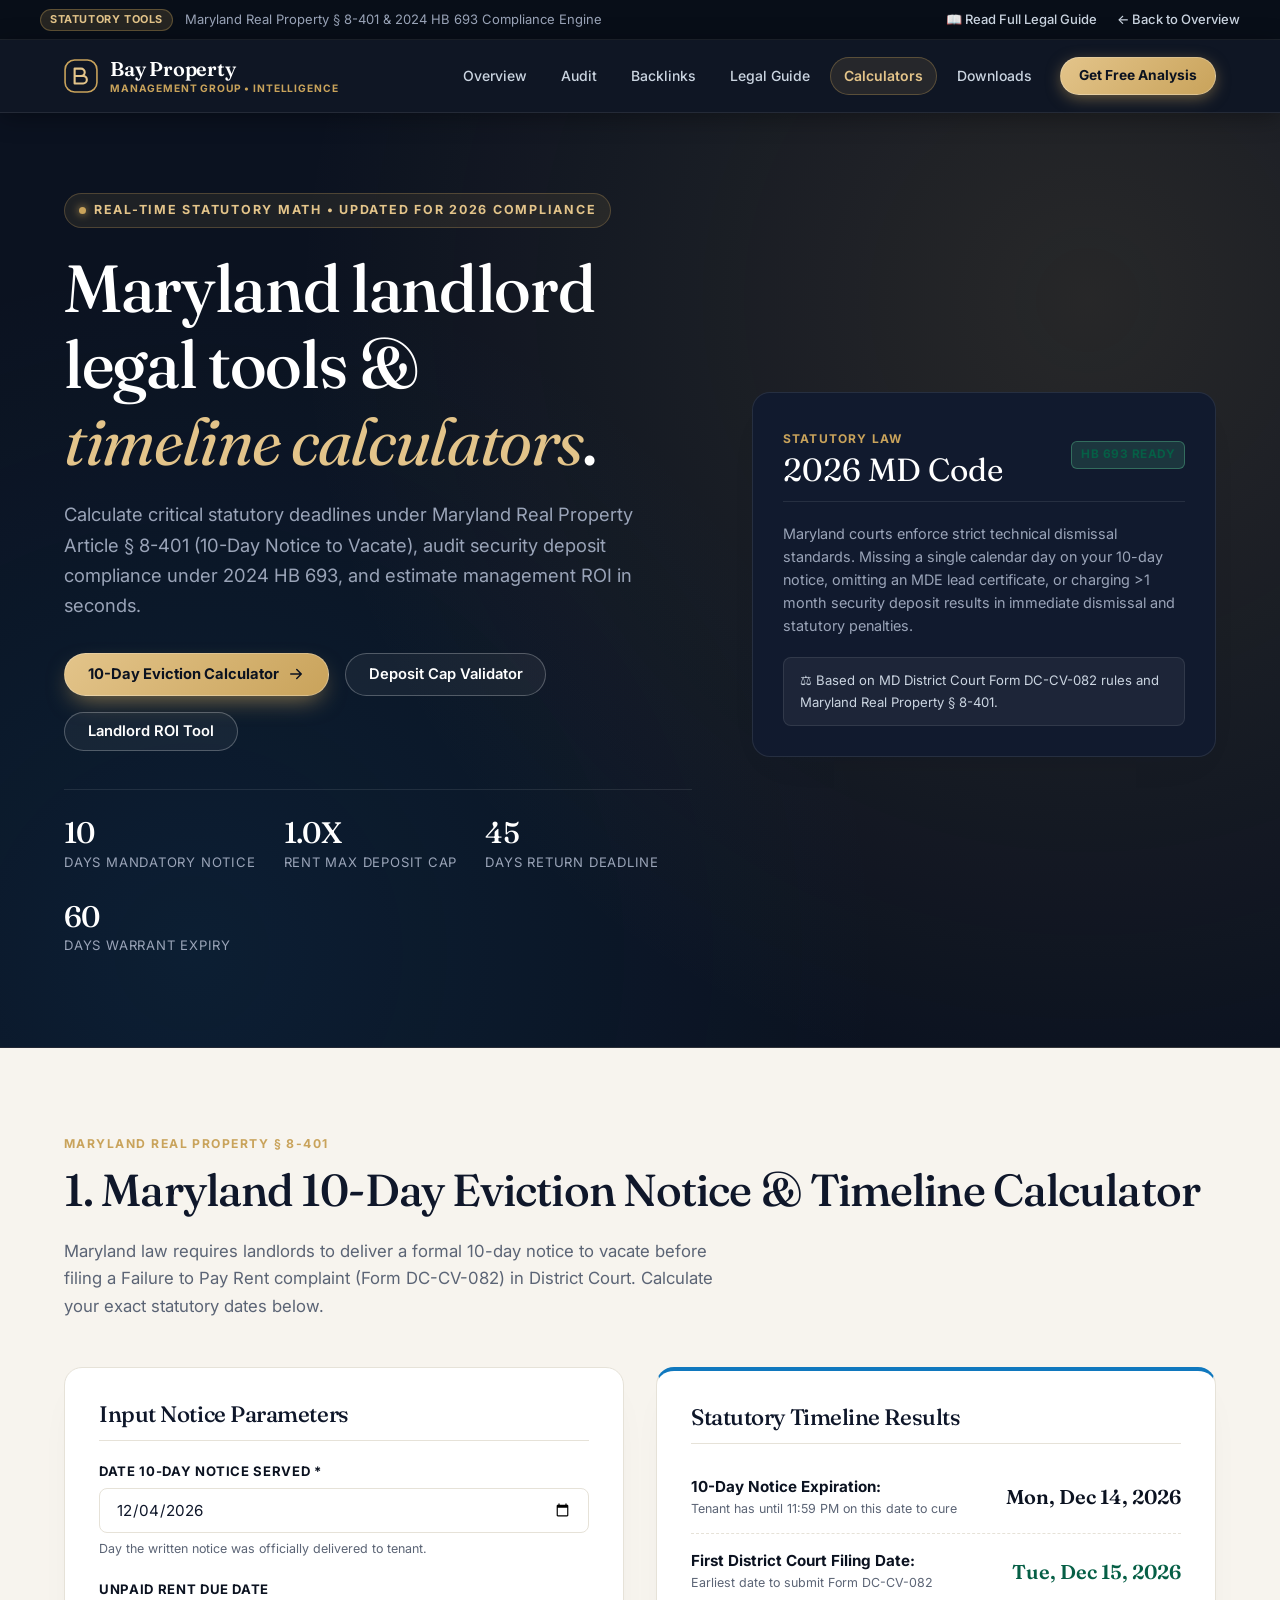
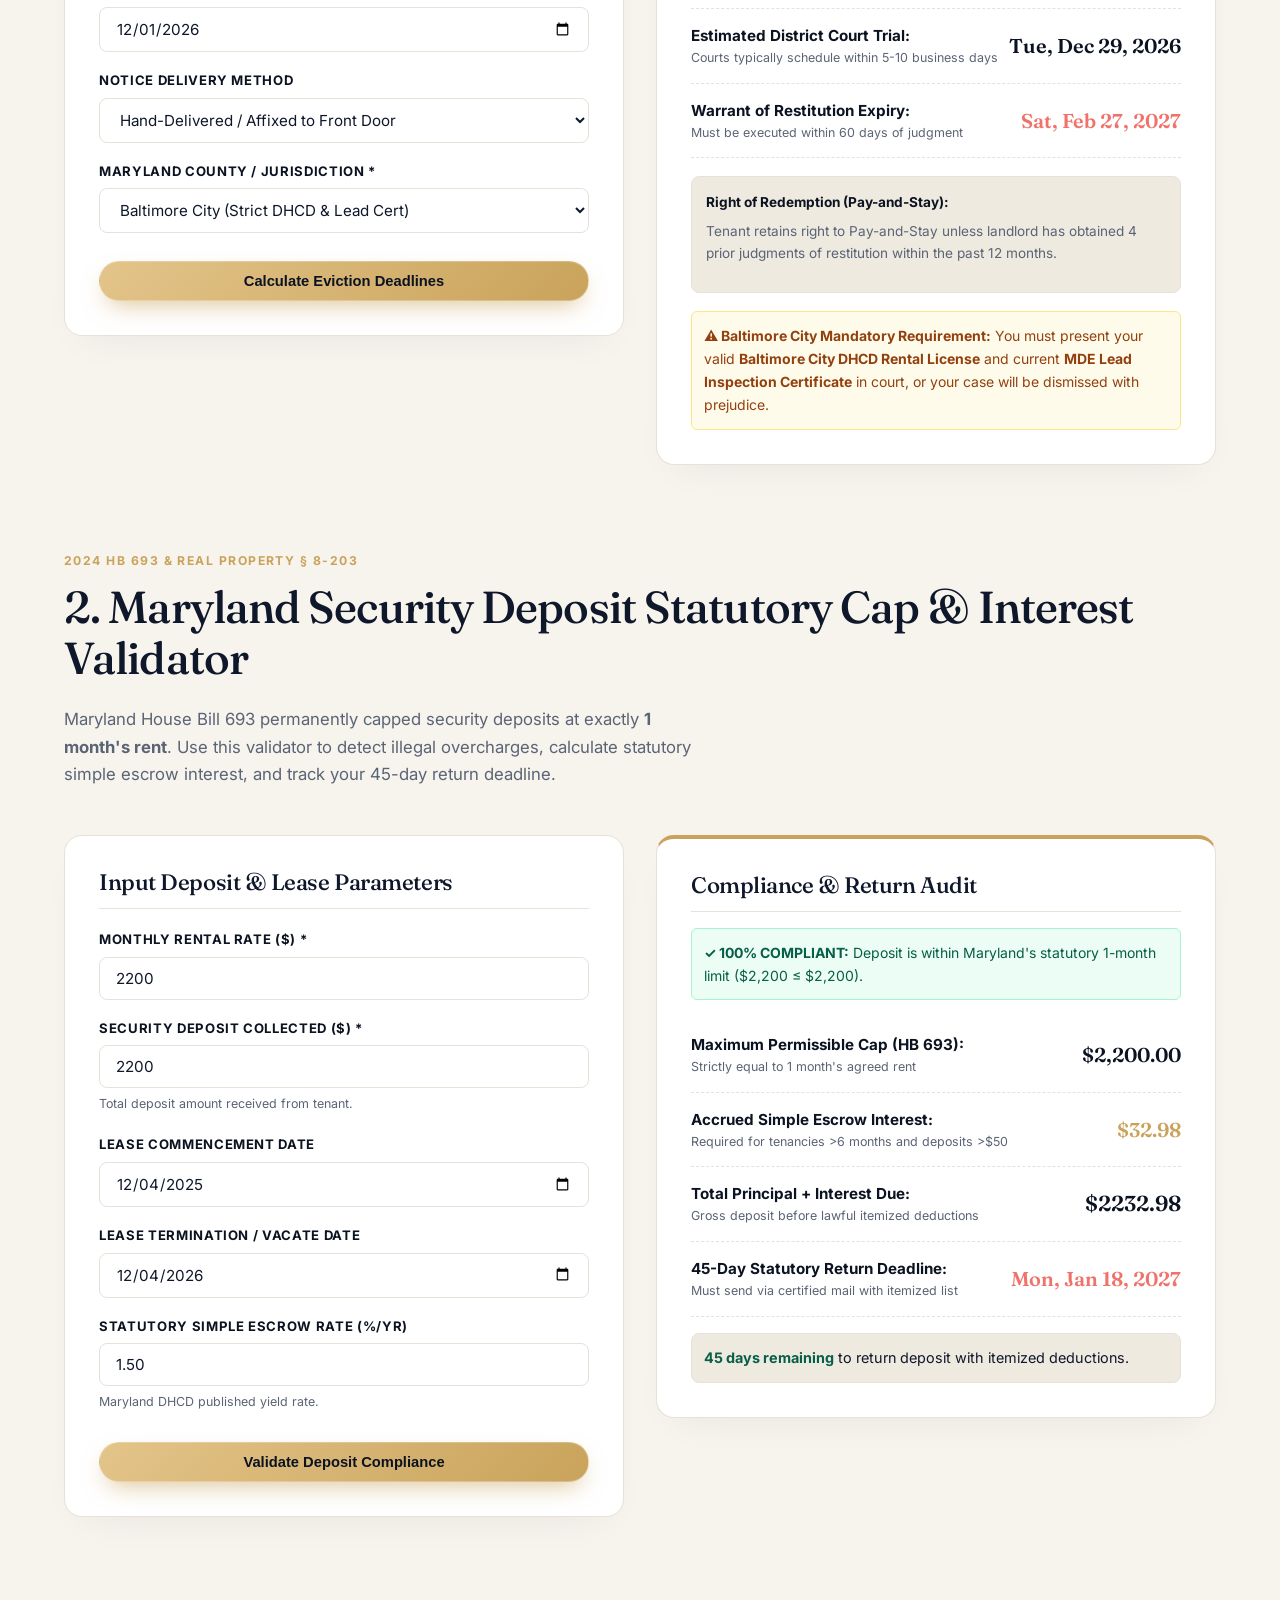
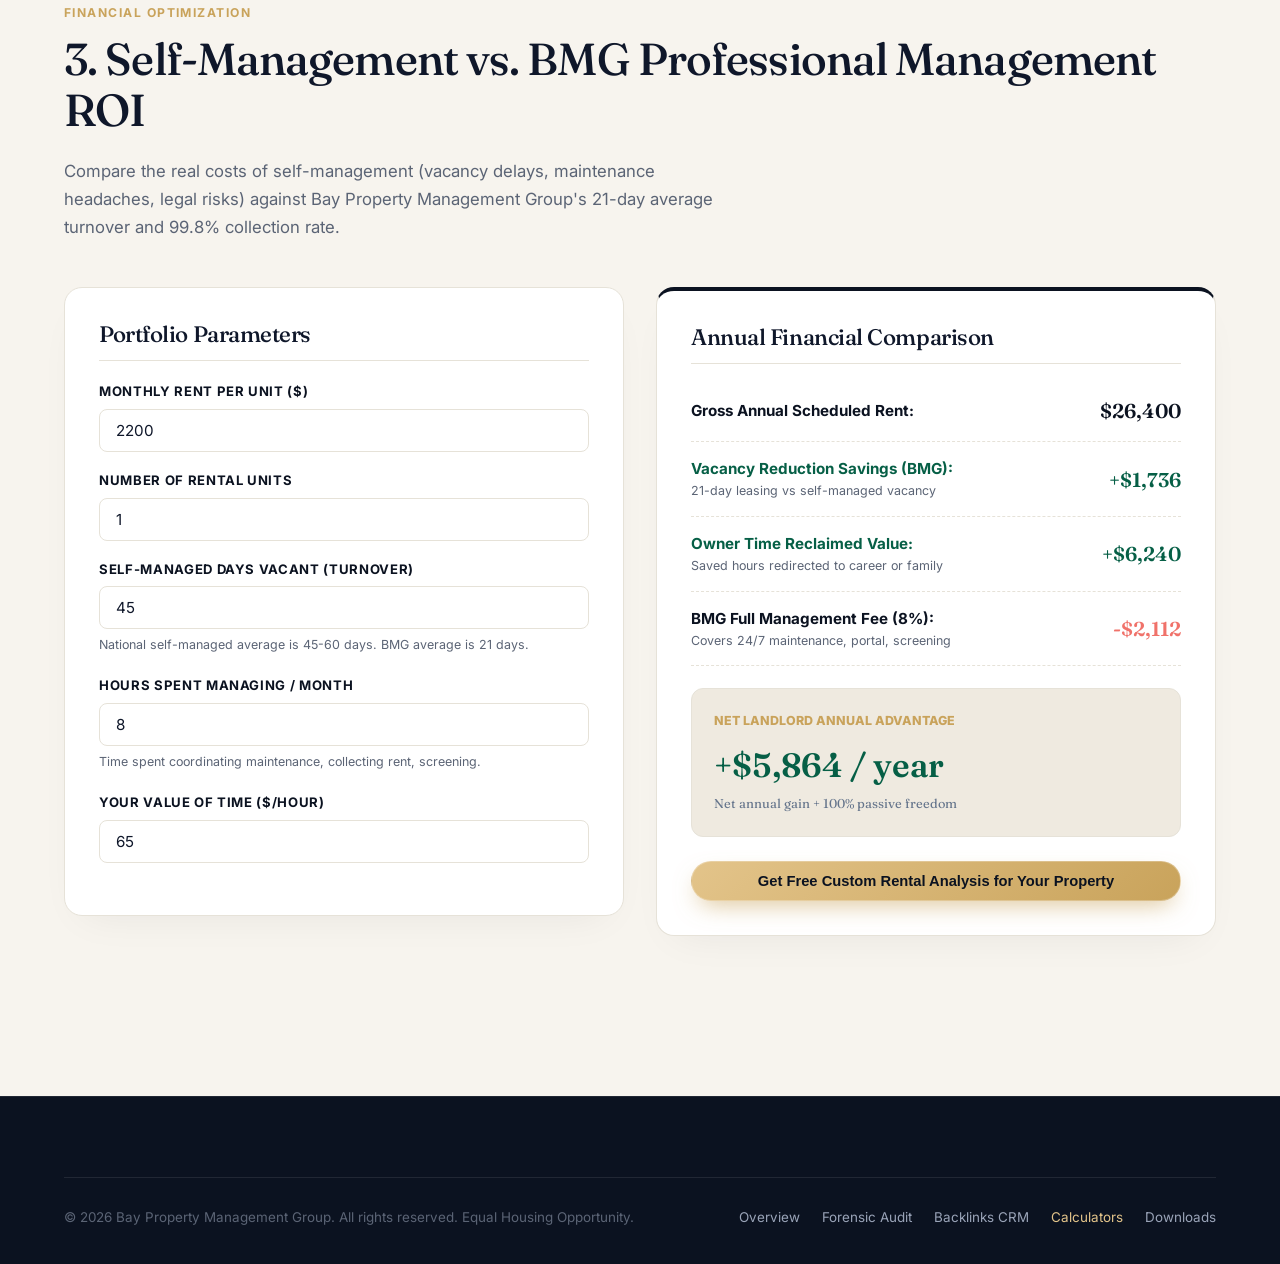
<file: calculators.html>
<!DOCTYPE html>
<html lang="en">
<head>
  <meta charset="UTF-8">
  <meta name="viewport" content="width=device-width, initial-scale=1.0">
  <title>Maryland Landlord Compliance & Eviction Timeline Calculators | BMG Property Intelligence</title>
  <meta name="description" content="Interactive Maryland landlord compliance tools: 10-day eviction notice timeline calculator, HB 693 1-month security deposit validator, and landlord management ROI estimator.">
  <link rel="preconnect" href="https://fonts.googleapis.com">
  <link rel="preconnect" href="https://fonts.gstatic.com" crossorigin>
  <link rel="stylesheet" href="https://fonts.googleapis.com/css2?family=Fraunces:ital,opsz,wght@0,9..144,400;0,9..144,500;0,9..144,600;1,9..144,400&family=Inter:wght@400;500;600;700;800&display=swap">
  <link rel="stylesheet" href="css/main.css">
  <link rel="icon" type="image/png" href="images/BMG-Difference-PropertyManagement.png">
  <style>
    .calc-container {
      display: grid;
      grid-template-columns: 1fr 1fr;
      gap: 32px;
      align-items: flex-start;
    }
    .form-group {
      margin-bottom: 18px;
    }
    .form-label {
      display: block;
      font-size: 0.82rem;
      font-weight: 700;
      color: var(--ink);
      margin-bottom: 6px;
      text-transform: uppercase;
      letter-spacing: 0.05em;
    }
    .form-control {
      width: 100%;
      padding: 11px 16px;
      border: 1px solid var(--line-dark);
      border-radius: var(--radius-sm);
      font-size: 0.95rem;
      font-family: inherit;
      color: var(--text);
      transition: all 0.2s ease;
      background: #ffffff;
    }
    .form-control:focus {
      outline: none;
      border-color: var(--gold);
      box-shadow: 0 0 0 3px rgba(201, 163, 91, 0.15);
    }
    .result-row {
      display: flex;
      justify-content: space-between;
      align-items: center;
      padding: 14px 0;
      border-bottom: 1px dashed var(--line-dark);
      font-size: 0.95rem;
    }
    .result-row:last-child {
      border-bottom: none;
    }
    .result-value {
      font-family: var(--serif);
      font-size: 1.25rem;
      font-weight: 600;
      color: var(--ink);
      text-align: right;
    }
    @media (max-width: 900px) {
      .calc-container {
        grid-template-columns: 1fr;
      }
    }
  </style>
</head>
<body>

  <!-- Top Announcement Bar -->
  <aside class="top-strip" aria-label="Official Intelligence Announcement">
    <div class="top-strip-inner">
      <div class="top-strip-left">
        <span class="top-strip-badge">Statutory Tools</span>
        <span>Maryland Real Property § 8-401 & 2024 HB 693 Compliance Engine</span>
      </div>
      <div class="top-strip-right">
        <a href="blog.html">📖 Read Full Legal Guide</a>
        <a href="index.html">← Back to Overview</a>
      </div>
    </div>
  </aside>

  <!-- Sticky Site Header -->
  <header class="site-header" id="top">
    <div class="wrap nav">
      <a class="logo" href="index.html" aria-label="Bay Property Management Group Home">
        <svg viewBox="0 0 32 32" fill="none" aria-hidden="true">
          <rect x="1" y="1" width="30" height="30" rx="9" stroke="#c9a35b" stroke-width="1.5"/>
          <path d="M10 23V9h6a3.5 3.5 0 010 7H10m6 0h2a3.5 3.5 0 010 7h-8" stroke="#e3c48a" stroke-width="2" stroke-linecap="round" stroke-linejoin="round"/>
        </svg>
        <div>
          <span>Bay Property</span>
          <span class="sub">Management Group • Intelligence</span>
        </div>
      </a>

      <button class="menu-btn" aria-label="Open navigation menu">
        <svg width="24" height="24" viewBox="0 0 24 24" fill="none" stroke="currentColor" stroke-width="2"><path d="M4 7h16M4 12h16M4 17h16"/></svg>
      </button>

      <ul class="nav-links">
        <li><a href="index.html">Overview</a></li>
        <li><a href="audit.html">Audit</a></li>
        <li><a href="backlinks.html">Backlinks</a></li>
        <li><a href="blog.html">Legal Guide</a></li>
        <li><a href="calculators.html" class="active">Calculators</a></li>
        <li><a href="downloads.html">Downloads</a></li>
        <li><a class="btn btn-gold btn-sm" href="#" data-open-lead-modal>Get Free Analysis</a></li>
      </ul>
    </div>
  </header>

  <!-- Hero Section -->
  <section class="hero">
    <div class="wrap hero-grid">
      <div>
        <span class="eyebrow">
          <span class="dot"></span> Real-Time Statutory Math • Updated for 2026 Compliance
        </span>
        <h1>Maryland landlord legal tools &<br><em>timeline calculators</em>.</h1>
        <p class="lead">
          Calculate critical statutory deadlines under Maryland Real Property Article § 8-401 (10-Day Notice to Vacate), audit security deposit compliance under 2024 HB 693, and estimate management ROI in seconds.
        </p>

        <div class="hero-ctas">
          <a class="btn btn-gold" href="#calc1Section">
            10-Day Eviction Calculator
            <svg width="18" height="18" viewBox="0 0 24 24" fill="none" stroke="currentColor" stroke-width="2" stroke-linecap="round" stroke-linejoin="round"><path d="M5 12h14M13 6l6 6-6 6"/></svg>
          </a>
          <a class="btn btn-ghost" href="#calc2Section">
            Deposit Cap Validator
          </a>
          <a class="btn btn-ghost" href="#calc3Section">
            Landlord ROI Tool
          </a>
        </div>

        <div class="hero-proof">
          <div><b>10</b>Days mandatory notice</div>
          <div><b>1.0x</b>Rent max deposit cap</div>
          <div><b>45</b>Days return deadline</div>
          <div><b>60</b>Days warrant expiry</div>
        </div>
      </div>

      <!-- Quick Guidance Card -->
      <div class="card card-dark" style="padding: 30px;">
        <div style="display: flex; justify-content: space-between; align-items: center; margin-bottom: 20px; border-bottom: 1px solid var(--line); padding-bottom: 14px;">
          <div>
            <span style="font-size: 0.75rem; text-transform: uppercase; letter-spacing: 0.1em; color: var(--gold); font-weight: 700;">Statutory Law</span>
            <div style="font-family: var(--serif); font-size: 2rem; color: #ffffff; line-height: 1.1;">2026 MD Code</div>
          </div>
          <span class="badge badge-pass">HB 693 Ready</span>
        </div>

        <p style="font-size: 0.9rem; color: var(--muted-light); line-height: 1.6; margin-bottom: 20px;">
          Maryland courts enforce strict technical dismissal standards. Missing a single calendar day on your 10-day notice, omitting an MDE lead certificate, or charging >1 month security deposit results in immediate dismissal and statutory penalties.
        </p>

        <div style="background: rgba(255,255,255,0.05); padding: 12px 16px; border-radius: 8px; border: 1px solid var(--line); font-size: 0.82rem; color: #cbd5e1;">
          ⚖️ Based on MD District Court Form DC-CV-082 rules and Maryland Real Property § 8-401.
        </div>
      </div>
    </div>
  </section>

  <!-- Main Container -->
  <main class="wrap" style="padding: 80px 24px;">

    <!-- CALCULATOR 1: 10-DAY EVICTION NOTICE TIMELINE -->
    <section id="calc1Section" style="margin-bottom: 80px;">
      <div class="section-header">
        <span class="section-tag">Maryland Real Property § 8-401</span>
        <h2>1. Maryland 10-Day Eviction Notice & Timeline Calculator</h2>
        <p class="section-desc">
          Maryland law requires landlords to deliver a formal 10-day notice to vacate before filing a Failure to Pay Rent complaint (Form DC-CV-082) in District Court. Calculate your exact statutory dates below.
        </p>
      </div>

      <div class="calc-container">
        <!-- Input Form Card -->
        <div class="card">
          <h3 style="margin-bottom: 20px; border-bottom: 1px solid var(--line-dark); padding-bottom: 12px;">
            Input Notice Parameters
          </h3>

          <div class="form-group">
            <label for="calcNoticeDate" class="form-label">Date 10-Day Notice Served *</label>
            <input type="date" id="calcNoticeDate" class="form-control">
            <small style="color: var(--muted); font-size: 0.78rem;">Day the written notice was officially delivered to tenant.</small>
          </div>

          <div class="form-group">
            <label for="calcRentDueDate" class="form-label">Unpaid Rent Due Date</label>
            <input type="date" id="calcRentDueDate" class="form-control">
          </div>

          <div class="form-group">
            <label for="calcServiceMethod" class="form-label">Notice Delivery Method</label>
            <select id="calcServiceMethod" class="form-control">
              <option value="in_person">Hand-Delivered / Affixed to Front Door</option>
              <option value="certified_mail">Certified Mail (adds 3 postal transit days)</option>
            </select>
          </div>

          <div class="form-group">
            <label for="calcJurisdiction" class="form-label">Maryland County / Jurisdiction *</label>
            <select id="calcJurisdiction" class="form-control">
              <option value="baltimore_city">Baltimore City (Strict DHCD & Lead Cert)</option>
              <option value="baltimore_county">Baltimore County</option>
              <option value="montgomery">Montgomery County (DHCA Licensing)</option>
              <option value="prince_georges">Prince George's County</option>
              <option value="anne_arundel">Anne Arundel County</option>
              <option value="other_md">Other Maryland County</option>
            </select>
          </div>

          <button id="runEvictionCalc" class="btn btn-gold" style="width: 100%; margin-top: 10px;">
            Calculate Eviction Deadlines
          </button>
        </div>

        <!-- Output Results Card -->
        <div class="card" id="evictionCalcResults" style="border-top: 4px solid var(--bmg-blue);">
          <h3 style="margin-bottom: 16px; border-bottom: 1px solid var(--line-dark); padding-bottom: 12px;">
            Statutory Timeline Results
          </h3>

          <div class="result-row">
            <div>
              <span style="font-weight: 700; color: var(--ink);">10-Day Notice Expiration:</span>
              <div style="font-size: 0.78rem; color: var(--muted);">Tenant has until 11:59 PM on this date to cure</div>
            </div>
            <div class="result-value" id="resNoticeExpiry">Calculating...</div>
          </div>

          <div class="result-row">
            <div>
              <span style="font-weight: 700; color: var(--ink);">First District Court Filing Date:</span>
              <div style="font-size: 0.78rem; color: var(--muted);">Earliest date to submit Form DC-CV-082</div>
            </div>
            <div class="result-value" id="resFilingDate" style="color: #065f46;">Calculating...</div>
          </div>

          <div class="result-row">
            <div>
              <span style="font-weight: 700; color: var(--ink);">Estimated District Court Trial:</span>
              <div style="font-size: 0.78rem; color: var(--muted);">Courts typically schedule within 5-10 business days</div>
            </div>
            <div class="result-value" id="resTrialDate">Calculating...</div>
          </div>

          <div class="result-row">
            <div>
              <span style="font-weight: 700; color: var(--ink);">Warrant of Restitution Expiry:</span>
              <div style="font-size: 0.78rem; color: var(--muted);">Must be executed within 60 days of judgment</div>
            </div>
            <div class="result-value" id="resWarrantDeadline" style="color: var(--red);">Calculating...</div>
          </div>

          <!-- Pay and Stay Rule -->
          <div style="background: var(--paper-2); padding: 14px; border-radius: 8px; border: 1px solid var(--line-dark); margin: 18px 0; font-size: 0.85rem;">
            <strong style="color: var(--ink);">Right of Redemption (Pay-and-Stay):</strong>
            <p id="resRedemptionText" style="margin-top: 6px; color: var(--muted);">Calculating rule...</p>
          </div>

          <!-- Local alert box -->
          <div id="resJurisdictionNotice"></div>
        </div>
      </div>
    </section>

    <!-- CALCULATOR 2: SECURITY DEPOSIT CAP & INTEREST -->
    <section id="calc2Section" style="margin-bottom: 80px;">
      <div class="section-header">
        <span class="section-tag">2024 HB 693 & Real Property § 8-203</span>
        <h2>2. Maryland Security Deposit Statutory Cap & Interest Validator</h2>
        <p class="section-desc">
          Maryland House Bill 693 permanently capped security deposits at exactly <strong>1 month's rent</strong>. Use this validator to detect illegal overcharges, calculate statutory simple escrow interest, and track your 45-day return deadline.
        </p>
      </div>

      <div class="calc-container">
        <!-- Input Form Card -->
        <div class="card">
          <h3 style="margin-bottom: 20px; border-bottom: 1px solid var(--line-dark); padding-bottom: 12px;">
            Input Deposit & Lease Parameters
          </h3>

          <div class="form-group">
            <label for="calcMonthlyRent" class="form-label">Monthly Rental Rate ($) *</label>
            <input type="number" id="calcMonthlyRent" class="form-control" value="2200" step="50">
          </div>

          <div class="form-group">
            <label for="calcDepositCollected" class="form-label">Security Deposit Collected ($) *</label>
            <input type="number" id="calcDepositCollected" class="form-control" value="2200" step="50">
            <small style="color: var(--muted); font-size: 0.78rem;">Total deposit amount received from tenant.</small>
          </div>

          <div class="form-group">
            <label for="calcLeaseStart" class="form-label">Lease Commencement Date</label>
            <input type="date" id="calcLeaseStart" class="form-control">
          </div>

          <div class="form-group">
            <label for="calcLeaseEnd" class="form-label">Lease Termination / Vacate Date</label>
            <input type="date" id="calcLeaseEnd" class="form-control">
          </div>

          <div class="form-group">
            <label for="calcEscrowRate" class="form-label">Statutory Simple Escrow Rate (%/yr)</label>
            <input type="number" id="calcEscrowRate" class="form-control" value="1.50" step="0.1">
            <small style="color: var(--muted); font-size: 0.78rem;">Maryland DHCD published yield rate.</small>
          </div>

          <button id="runDepositCalc" class="btn btn-gold" style="width: 100%; margin-top: 10px;">
            Validate Deposit Compliance
          </button>
        </div>

        <!-- Output Results Card -->
        <div class="card" id="depositCalcResults" style="border-top: 4px solid var(--gold);">
          <h3 style="margin-bottom: 16px; border-bottom: 1px solid var(--line-dark); padding-bottom: 12px;">
            Compliance & Return Audit
          </h3>

          <!-- Cap Status Banner -->
          <div id="resCapStatus" style="margin-bottom: 18px;"></div>

          <div class="result-row">
            <div>
              <span style="font-weight: 700; color: var(--ink);">Maximum Permissible Cap (HB 693):</span>
              <div style="font-size: 0.78rem; color: var(--muted);">Strictly equal to 1 month's agreed rent</div>
            </div>
            <div class="result-value" id="resMaxCap">$2,200.00</div>
          </div>

          <div class="result-row">
            <div>
              <span style="font-weight: 700; color: var(--ink);">Accrued Simple Escrow Interest:</span>
              <div style="font-size: 0.78rem; color: var(--muted);">Required for tenancies &gt;6 months and deposits &gt;$50</div>
            </div>
            <div class="result-value" id="resAccruedInterest" style="color: var(--gold);">$0.00</div>
          </div>

          <div class="result-row">
            <div>
              <span style="font-weight: 700; color: var(--ink);">Total Principal + Interest Due:</span>
              <div style="font-size: 0.78rem; color: var(--muted);">Gross deposit before lawful itemized deductions</div>
            </div>
            <div class="result-value" id="resTotalDue" style="font-size: 1.35rem; color: var(--ink);">$2,200.00</div>
          </div>

          <div class="result-row">
            <div>
              <span style="font-weight: 700; color: var(--ink);">45-Day Statutory Return Deadline:</span>
              <div style="font-size: 0.78rem; color: var(--muted);">Must send via certified mail with itemized list</div>
            </div>
            <div class="result-value" id="resReturnDeadline" style="color: var(--red);">Calculating...</div>
          </div>

          <div id="resDaysRemaining" style="margin-top: 16px; font-size: 0.9rem; background: var(--paper-2); padding: 12px; border-radius: 8px; border: 1px solid var(--line-dark);"></div>

          <div id="resPenaltyBox" style="display: none; margin-top: 16px; background: rgba(240, 114, 106, 0.15); border: 1px solid rgba(240, 114, 106, 0.35); border-radius: 8px; padding: 14px;"></div>
        </div>
      </div>
    </section>

    <!-- CALCULATOR 3: SELF-MANAGEMENT VS. BMG ROI -->
    <section id="calc3Section" style="margin-bottom: 80px;">
      <div class="section-header">
        <span class="section-tag">Financial Optimization</span>
        <h2>3. Self-Management vs. BMG Professional Management ROI</h2>
        <p class="section-desc">
          Compare the real costs of self-management (vacancy delays, maintenance headaches, legal risks) against Bay Property Management Group's 21-day average turnover and 99.8% collection rate.
        </p>
      </div>

      <div class="calc-container">
        <!-- Input Form Card -->
        <div class="card">
          <h3 style="margin-bottom: 20px; border-bottom: 1px solid var(--line-dark); padding-bottom: 12px;">
            Portfolio Parameters
          </h3>

          <div class="form-group">
            <label for="roiRent" class="form-label">Monthly Rent Per Unit ($)</label>
            <input type="number" id="roiRent" class="form-control" value="2200" step="100">
          </div>

          <div class="form-group">
            <label for="roiUnits" class="form-label">Number of Rental Units</label>
            <input type="number" id="roiUnits" class="form-control" value="1" min="1" max="50">
          </div>

          <div class="form-group">
            <label for="roiVacancyDays" class="form-label">Self-Managed Days Vacant (Turnover)</label>
            <input type="number" id="roiVacancyDays" class="form-control" value="45" step="5">
            <small style="color: var(--muted); font-size: 0.78rem;">National self-managed average is 45-60 days. BMG average is 21 days.</small>
          </div>

          <div class="form-group">
            <label for="roiHours" class="form-label">Hours Spent Managing / Month</label>
            <input type="number" id="roiHours" class="form-control" value="8" step="1">
            <small style="color: var(--muted); font-size: 0.78rem;">Time spent coordinating maintenance, collecting rent, screening.</small>
          </div>

          <div class="form-group">
            <label for="roiHourlyRate" class="form-label">Your Value of Time ($/Hour)</label>
            <input type="number" id="roiHourlyRate" class="form-control" value="65" step="10">
          </div>
        </div>

        <!-- Output Results Card -->
        <div class="card" style="border-top: 4px solid var(--ink);">
          <h3 style="margin-bottom: 16px; border-bottom: 1px solid var(--line-dark); padding-bottom: 12px;">
            Annual Financial Comparison
          </h3>

          <div class="result-row">
            <div>
              <span style="font-weight: 700; color: var(--ink);">Gross Annual Scheduled Rent:</span>
            </div>
            <div class="result-value" id="roiGrossRent">$26,400</div>
          </div>

          <div class="result-row">
            <div>
              <span style="font-weight: 700; color: #065f46;">Vacancy Reduction Savings (BMG):</span>
              <div style="font-size: 0.78rem; color: var(--muted);">21-day leasing vs self-managed vacancy</div>
            </div>
            <div class="result-value" id="roiVacancySavings" style="color: #065f46;">+$1,733</div>
          </div>

          <div class="result-row">
            <div>
              <span style="font-weight: 700; color: #065f46;">Owner Time Reclaimed Value:</span>
              <div style="font-size: 0.78rem; color: var(--muted);">Saved hours redirected to career or family</div>
            </div>
            <div class="result-value" id="roiTimeSavings" style="color: #065f46;">+$6,240</div>
          </div>

          <div class="result-row">
            <div>
              <span style="font-weight: 700; color: var(--ink);">BMG Full Management Fee (8%):</span>
              <div style="font-size: 0.78rem; color: var(--muted);">Covers 24/7 maintenance, portal, screening</div>
            </div>
            <div class="result-value" id="roiBmgFee" style="color: var(--red);">-$2,112</div>
          </div>

          <div style="background: var(--paper-2); border: 1px solid var(--line-dark); border-radius: 12px; padding: 22px; margin-top: 22px;">
            <div style="font-size: 0.78rem; text-transform: uppercase; font-weight: 800; color: var(--gold); margin-bottom: 6px;">
              Net Landlord Annual Advantage
            </div>
            <div id="roiNetBenefit" style="font-family: var(--serif); font-size: 2.1rem; font-weight: 600;">
              Calculating...
            </div>
          </div>

          <div style="text-align: center; margin-top: 24px;">
            <button class="btn btn-gold" style="width: 100%;" data-open-lead-modal>
              Get Free Custom Rental Analysis for Your Property
            </button>
          </div>
        </div>
      </div>
    </section>

  </main>

  <!-- Lead Capture Modal -->
  <div class="modal-overlay" id="leadModal" role="dialog" aria-modal="true" aria-labelledby="leadModalTitle">
    <div class="modal-window">
      <div class="modal-header">
        <h3 class="modal-title" id="leadModalTitle">Free Rental Price & Market Analysis</h3>
        <button class="modal-close" id="closeLeadModal" aria-label="Close Modal">&times;</button>
      </div>
      <form id="leadCaptureForm">
        <div class="modal-body">
          <p style="color: var(--muted); font-size: 0.95rem; margin-bottom: 22px;">
            Submit your rental property details below to receive a certified rental valuation report, vacancy forecast, and management fee breakdown from our regional directors.
          </p>
          <div style="margin-bottom: 16px;">
            <label for="leadName" style="display: block; font-size: 0.82rem; font-weight: 700; color: var(--ink); margin-bottom: 6px; text-transform: uppercase;">Full Name *</label>
            <input type="text" id="leadName" required placeholder="e.g. John Doe" class="search-input" style="padding-left: 14px;">
          </div>
          <div style="margin-bottom: 16px;">
            <label for="leadEmail" style="display: block; font-size: 0.82rem; font-weight: 700; color: var(--ink); margin-bottom: 6px; text-transform: uppercase;">Email Address *</label>
            <input type="email" id="leadEmail" required placeholder="john@example.com" class="search-input" style="padding-left: 14px;">
          </div>
          <div style="margin-bottom: 16px;">
            <label for="leadPhone" style="display: block; font-size: 0.82rem; font-weight: 700; color: var(--ink); margin-bottom: 6px; text-transform: uppercase;">Phone Number *</label>
            <input type="tel" id="leadPhone" required placeholder="(443) 555-0123" class="search-input" style="padding-left: 14px;">
          </div>
          <div style="margin-bottom: 16px;">
            <label for="leadAddress" style="display: block; font-size: 0.82rem; font-weight: 700; color: var(--ink); margin-bottom: 6px; text-transform: uppercase;">Property Address & City *</label>
            <input type="text" id="leadAddress" required placeholder="e.g. 1805 Eastern Ave, Baltimore, MD" class="search-input" style="padding-left: 14px;">
          </div>
        </div>
        <div class="modal-footer">
          <button type="submit" class="btn btn-gold" style="width: 100%;">
            Send Free Rental Analysis Request
          </button>
        </div>
      </form>
    </div>
  </div>

  <!-- Toast Notification Container -->
  <div class="toast-msg" id="bmgToast"></div>

  <!-- Luxury Obsidian Footer -->
  <footer class="site-footer">
    <div class="wrap">
      <div class="footer-bottom">
        <div>
          © 2026 Bay Property Management Group. All rights reserved. Equal Housing Opportunity.
        </div>
        <div>
          <a href="index.html" style="color: var(--muted-light); margin-right: 18px;">Overview</a>
          <a href="audit.html" style="color: var(--muted-light); margin-right: 18px;">Forensic Audit</a>
          <a href="backlinks.html" style="color: var(--muted-light); margin-right: 18px;">Backlinks CRM</a>
          <a href="calculators.html" style="color: var(--gold-2); margin-right: 18px;">Calculators</a>
          <a href="downloads.html" style="color: var(--muted-light);">Downloads</a>
        </div>
      </div>
    </div>
  </footer>

  <script src="js/data.js"></script>
  <script src="js/app.js"></script>
  <script src="js/calculators.js"></script>
</body>
</html>
</file>
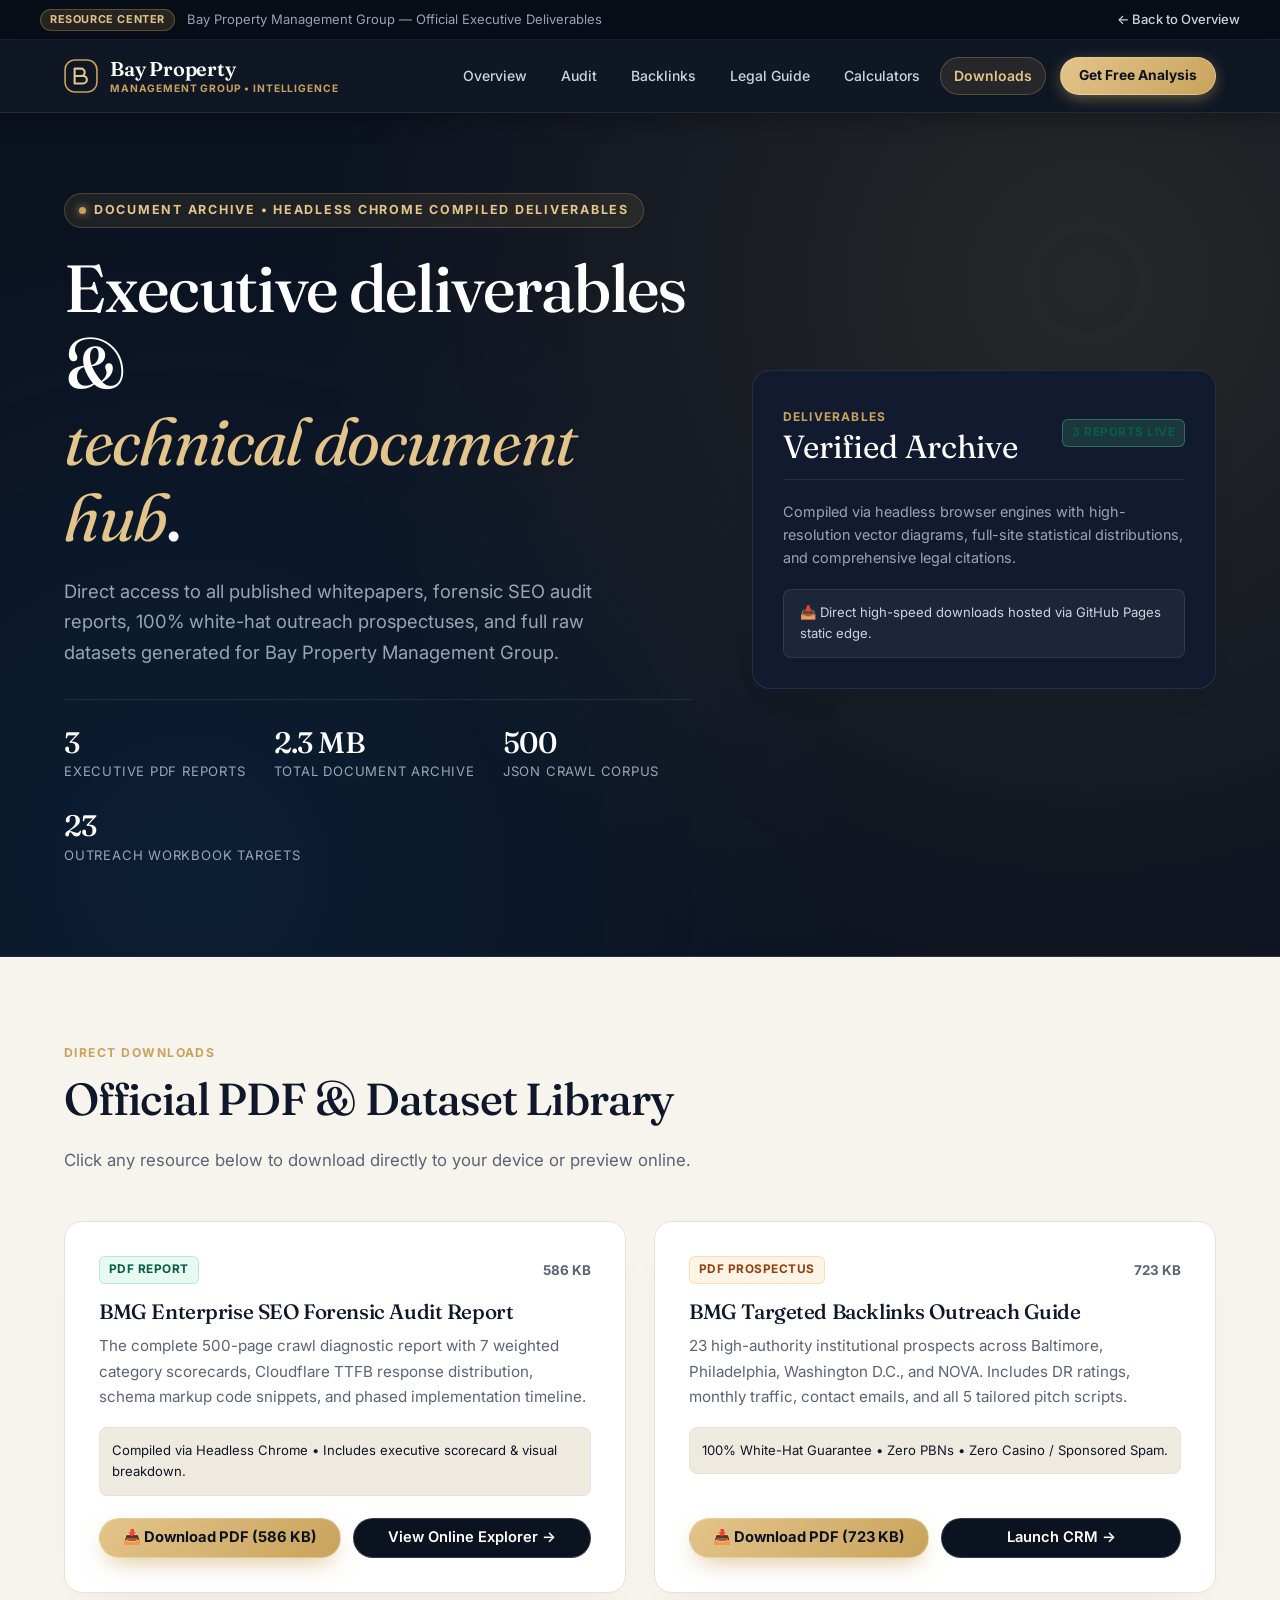
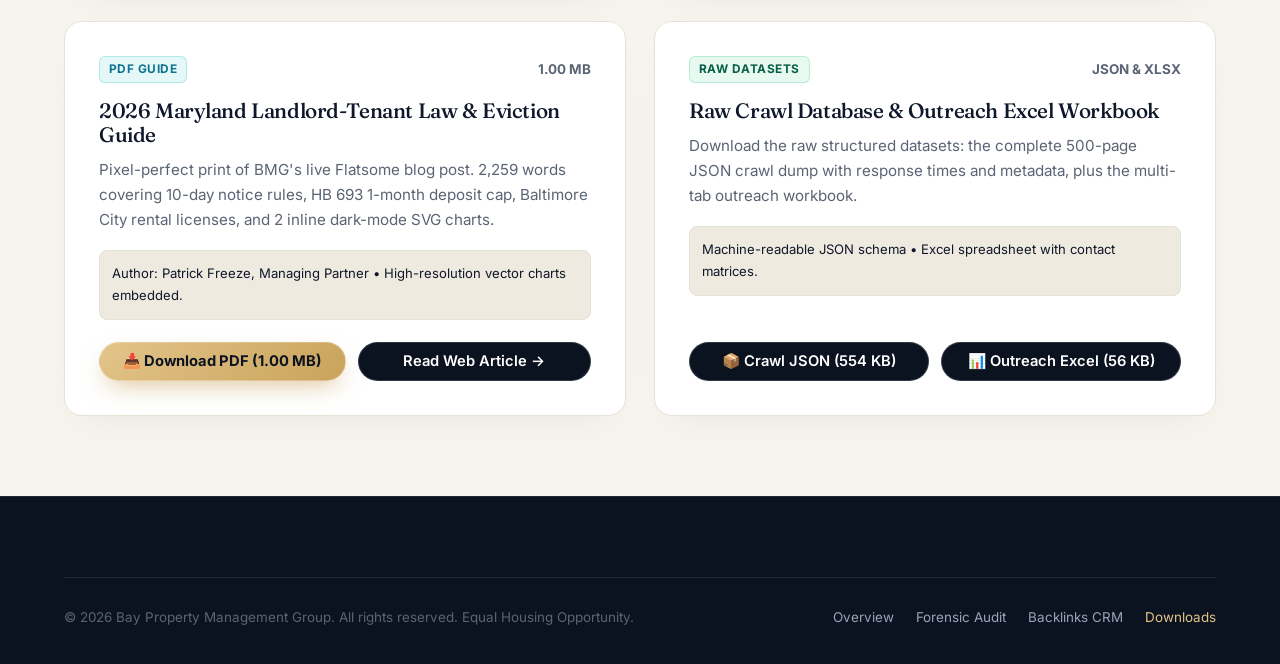
<file: downloads.html>
<!DOCTYPE html>
<html lang="en">
<head>
  <meta charset="UTF-8">
  <meta name="viewport" content="width=device-width, initial-scale=1.0">
  <title>Executive Deliverables & Downloads Hub | BMG Property Intelligence</title>
  <meta name="description" content="Download official executive deliverables for Bay Property Management Group: Enterprise SEO Audit PDF, Targeted Backlinks Guide PDF, and 2026 Maryland Eviction Guide PDF.">
  <link rel="preconnect" href="https://fonts.googleapis.com">
  <link rel="preconnect" href="https://fonts.gstatic.com" crossorigin>
  <link rel="stylesheet" href="https://fonts.googleapis.com/css2?family=Fraunces:ital,opsz,wght@0,9..144,400;0,9..144,500;0,9..144,600;1,9..144,400&family=Inter:wght@400;500;600;700;800&display=swap">
  <link rel="stylesheet" href="css/main.css">
  <link rel="icon" type="image/png" href="images/BMG-Difference-PropertyManagement.png">
</head>
<body>

  <!-- Top Announcement Bar -->
  <aside class="top-strip" aria-label="Official Intelligence Announcement">
    <div class="top-strip-inner">
      <div class="top-strip-left">
        <span class="top-strip-badge">Resource Center</span>
        <span>Bay Property Management Group — Official Executive Deliverables</span>
      </div>
      <div class="top-strip-right">
        <a href="index.html">← Back to Overview</a>
      </div>
    </div>
  </aside>

  <!-- Sticky Site Header -->
  <header class="site-header" id="top">
    <div class="wrap nav">
      <a class="logo" href="index.html" aria-label="Bay Property Management Group Home">
        <svg viewBox="0 0 32 32" fill="none" aria-hidden="true">
          <rect x="1" y="1" width="30" height="30" rx="9" stroke="#c9a35b" stroke-width="1.5"/>
          <path d="M10 23V9h6a3.5 3.5 0 010 7H10m6 0h2a3.5 3.5 0 010 7h-8" stroke="#e3c48a" stroke-width="2" stroke-linecap="round" stroke-linejoin="round"/>
        </svg>
        <div>
          <span>Bay Property</span>
          <span class="sub">Management Group • Intelligence</span>
        </div>
      </a>

      <button class="menu-btn" aria-label="Open navigation menu">
        <svg width="24" height="24" viewBox="0 0 24 24" fill="none" stroke="currentColor" stroke-width="2"><path d="M4 7h16M4 12h16M4 17h16"/></svg>
      </button>

      <ul class="nav-links">
        <li><a href="index.html">Overview</a></li>
        <li><a href="audit.html">Audit</a></li>
        <li><a href="backlinks.html">Backlinks</a></li>
        <li><a href="blog.html">Legal Guide</a></li>
        <li><a href="calculators.html">Calculators</a></li>
        <li><a href="downloads.html" class="active">Downloads</a></li>
        <li><a class="btn btn-gold btn-sm" href="#" data-open-lead-modal>Get Free Analysis</a></li>
      </ul>
    </div>
  </header>

  <!-- Hero Section -->
  <section class="hero">
    <div class="wrap hero-grid">
      <div>
        <span class="eyebrow">
          <span class="dot"></span> Document Archive • Headless Chrome Compiled Deliverables
        </span>
        <h1>Executive deliverables &<br><em>technical document hub</em>.</h1>
        <p class="lead">
          Direct access to all published whitepapers, forensic SEO audit reports, 100% white-hat outreach prospectuses, and full raw datasets generated for Bay Property Management Group.
        </p>

        <div class="hero-proof">
          <div><b>3</b>Executive PDF reports</div>
          <div><b>2.3 MB</b>Total document archive</div>
          <div><b>500</b>JSON crawl corpus</div>
          <div><b>23</b>Outreach workbook targets</div>
        </div>
      </div>

      <!-- Quick Guidance Card -->
      <div class="card card-dark" style="padding: 30px;">
        <div style="display: flex; justify-content: space-between; align-items: center; margin-bottom: 20px; border-bottom: 1px solid var(--line); padding-bottom: 14px;">
          <div>
            <span style="font-size: 0.75rem; text-transform: uppercase; letter-spacing: 0.1em; color: var(--gold); font-weight: 700;">Deliverables</span>
            <div style="font-family: var(--serif); font-size: 2rem; color: #ffffff; line-height: 1.1;">Verified Archive</div>
          </div>
          <span class="badge badge-pass">3 Reports Live</span>
        </div>

        <p style="font-size: 0.9rem; color: var(--muted-light); line-height: 1.6; margin-bottom: 20px;">
          Compiled via headless browser engines with high-resolution vector diagrams, full-site statistical distributions, and comprehensive legal citations.
        </p>

        <div style="background: rgba(255,255,255,0.05); padding: 12px 16px; border-radius: 8px; border: 1px solid var(--line); font-size: 0.82rem; color: #cbd5e1;">
          📥 Direct high-speed downloads hosted via GitHub Pages static edge.
        </div>
      </div>
    </div>
  </section>

  <!-- Main Container -->
  <main class="wrap" style="padding: 80px 24px;">

    <div class="section-header">
      <span class="section-tag">Direct Downloads</span>
      <h2>Official PDF & Dataset Library</h2>
      <p class="section-desc">Click any resource below to download directly to your device or preview online.</p>
    </div>

    <div class="grid-2">
      <!-- Item 1: SEO Audit PDF -->
      <div class="card" style="display: flex; flex-direction: column; justify-content: space-between;">
        <div>
          <div style="display: flex; justify-content: space-between; align-items: center; margin-bottom: 16px;">
            <span class="badge badge-pass">PDF Report</span>
            <span style="font-size: 0.84rem; font-weight: 700; color: var(--muted);">586 KB</span>
          </div>
          <h3 class="card-title" style="margin-bottom: 10px;">
            BMG Enterprise SEO Forensic Audit Report
          </h3>
          <p style="font-size: 0.95rem; color: var(--muted); margin-bottom: 18px;">
            The complete 500-page crawl diagnostic report with 7 weighted category scorecards, Cloudflare TTFB response distribution, schema markup code snippets, and phased implementation timeline.
          </p>
          <div style="font-size: 0.82rem; background: var(--paper-2); padding: 12px; border-radius: 8px; border: 1px solid var(--line-dark); margin-bottom: 22px;">
            Compiled via Headless Chrome • Includes executive scorecard & visual breakdown.
          </div>
        </div>

        <div style="display: flex; gap: 12px;">
          <a href="downloads/BMG_Enterprise_SEO_Audit_Report.pdf" download class="btn btn-gold" style="flex: 1;">
            📥 Download PDF (586 KB)
          </a>
          <a href="audit.html" class="btn btn-dark" style="flex: 1;">
            View Online Explorer →
          </a>
        </div>
      </div>

      <!-- Item 2: Backlinks Guide PDF -->
      <div class="card" style="display: flex; flex-direction: column; justify-content: space-between;">
        <div>
          <div style="display: flex; justify-content: space-between; align-items: center; margin-bottom: 16px;">
            <span class="badge badge-warning">PDF Prospectus</span>
            <span style="font-size: 0.84rem; font-weight: 700; color: var(--muted);">723 KB</span>
          </div>
          <h3 class="card-title" style="margin-bottom: 10px;">
            BMG Targeted Backlinks Outreach Guide
          </h3>
          <p style="font-size: 0.95rem; color: var(--muted); margin-bottom: 18px;">
            23 high-authority institutional prospects across Baltimore, Philadelphia, Washington D.C., and NOVA. Includes DR ratings, monthly traffic, contact emails, and all 5 tailored pitch scripts.
          </p>
          <div style="font-size: 0.82rem; background: var(--paper-2); padding: 12px; border-radius: 8px; border: 1px solid var(--line-dark); margin-bottom: 22px;">
            100% White-Hat Guarantee • Zero PBNs • Zero Casino / Sponsored Spam.
          </div>
        </div>

        <div style="display: flex; gap: 12px;">
          <a href="downloads/BMG_Targeted_Backlinks_Outreach_Guide.pdf" download class="btn btn-gold" style="flex: 1;">
            📥 Download PDF (723 KB)
          </a>
          <a href="backlinks.html" class="btn btn-dark" style="flex: 1;">
            Launch CRM →
          </a>
        </div>
      </div>

      <!-- Item 3: Legal Guide PDF -->
      <div class="card" style="display: flex; flex-direction: column; justify-content: space-between;">
        <div>
          <div style="display: flex; justify-content: space-between; align-items: center; margin-bottom: 16px;">
            <span class="badge badge-info">PDF Guide</span>
            <span style="font-size: 0.84rem; font-weight: 700; color: var(--muted);">1.00 MB</span>
          </div>
          <h3 class="card-title" style="margin-bottom: 10px;">
            2026 Maryland Landlord-Tenant Law & Eviction Guide
          </h3>
          <p style="font-size: 0.95rem; color: var(--muted); margin-bottom: 18px;">
            Pixel-perfect print of BMG's live Flatsome blog post. 2,259 words covering 10-day notice rules, HB 693 1-month deposit cap, Baltimore City rental licenses, and 2 inline dark-mode SVG charts.
          </p>
          <div style="font-size: 0.82rem; background: var(--paper-2); padding: 12px; border-radius: 8px; border: 1px solid var(--line-dark); margin-bottom: 22px;">
            Author: Patrick Freeze, Managing Partner • High-resolution vector charts embedded.
          </div>
        </div>

        <div style="display: flex; gap: 12px;">
          <a href="downloads/2026-maryland-landlord-tenant-law-eviction-guide.pdf" download class="btn btn-gold" style="flex: 1;">
            📥 Download PDF (1.00 MB)
          </a>
          <a href="blog.html" class="btn btn-dark" style="flex: 1;">
            Read Web Article →
          </a>
        </div>
      </div>

      <!-- Item 4: Raw Datasets (JSON & XLSX) -->
      <div class="card" style="display: flex; flex-direction: column; justify-content: space-between;">
        <div>
          <div style="display: flex; justify-content: space-between; align-items: center; margin-bottom: 16px;">
            <span class="badge badge-pass">Raw Datasets</span>
            <span style="font-size: 0.84rem; font-weight: 700; color: var(--muted);">JSON & XLSX</span>
          </div>
          <h3 class="card-title" style="margin-bottom: 10px;">
            Raw Crawl Database & Outreach Excel Workbook
          </h3>
          <p style="font-size: 0.95rem; color: var(--muted); margin-bottom: 18px;">
            Download the raw structured datasets: the complete 500-page JSON crawl dump with response times and metadata, plus the multi-tab outreach workbook.
          </p>
          <div style="font-size: 0.82rem; background: var(--paper-2); padding: 12px; border-radius: 8px; border: 1px solid var(--line-dark); margin-bottom: 22px;">
            Machine-readable JSON schema • Excel spreadsheet with contact matrices.
          </div>
        </div>

        <div style="display: flex; gap: 12px; flex-wrap: wrap;">
          <a href="downloads/full_500_audit_results.json" download class="btn btn-dark" style="flex: 1;">
            📦 Crawl JSON (554 KB)
          </a>
          <a href="downloads/BMG_Outreach_Q1_NicheHybrid_v3.xlsx" download class="btn btn-dark" style="flex: 1;">
            📊 Outreach Excel (56 KB)
          </a>
        </div>
      </div>
    </div>

  </main>

  <!-- Lead Capture Modal -->
  <div class="modal-overlay" id="leadModal" role="dialog" aria-modal="true" aria-labelledby="leadModalTitle">
    <div class="modal-window">
      <div class="modal-header">
        <h3 class="modal-title" id="leadModalTitle">Free Rental Price & Market Analysis</h3>
        <button class="modal-close" id="closeLeadModal" aria-label="Close Modal">&times;</button>
      </div>
      <form id="leadCaptureForm">
        <div class="modal-body">
          <p style="color: var(--muted); font-size: 0.95rem; margin-bottom: 22px;">
            Submit your rental property details below to receive a certified rental valuation report, vacancy forecast, and management fee breakdown from our regional directors.
          </p>
          <div style="margin-bottom: 16px;">
            <label for="leadName" style="display: block; font-size: 0.82rem; font-weight: 700; color: var(--ink); margin-bottom: 6px; text-transform: uppercase;">Full Name *</label>
            <input type="text" id="leadName" required placeholder="e.g. John Doe" class="search-input" style="padding-left: 14px;">
          </div>
          <div style="margin-bottom: 16px;">
            <label for="leadEmail" style="display: block; font-size: 0.82rem; font-weight: 700; color: var(--ink); margin-bottom: 6px; text-transform: uppercase;">Email Address *</label>
            <input type="email" id="leadEmail" required placeholder="john@example.com" class="search-input" style="padding-left: 14px;">
          </div>
          <div style="margin-bottom: 16px;">
            <label for="leadPhone" style="display: block; font-size: 0.82rem; font-weight: 700; color: var(--ink); margin-bottom: 6px; text-transform: uppercase;">Phone Number *</label>
            <input type="tel" id="leadPhone" required placeholder="(443) 555-0123" class="search-input" style="padding-left: 14px;">
          </div>
          <div style="margin-bottom: 16px;">
            <label for="leadAddress" style="display: block; font-size: 0.82rem; font-weight: 700; color: var(--ink); margin-bottom: 6px; text-transform: uppercase;">Property Address & City *</label>
            <input type="text" id="leadAddress" required placeholder="e.g. 1805 Eastern Ave, Baltimore, MD" class="search-input" style="padding-left: 14px;">
          </div>
        </div>
        <div class="modal-footer">
          <button type="submit" class="btn btn-gold" style="width: 100%;">
            Send Free Rental Analysis Request
          </button>
        </div>
      </form>
    </div>
  </div>

  <!-- Toast Notification Container -->
  <div class="toast-msg" id="bmgToast"></div>

  <!-- Luxury Obsidian Footer -->
  <footer class="site-footer">
    <div class="wrap">
      <div class="footer-bottom">
        <div>
          © 2026 Bay Property Management Group. All rights reserved. Equal Housing Opportunity.
        </div>
        <div>
          <a href="index.html" style="color: var(--muted-light); margin-right: 18px;">Overview</a>
          <a href="audit.html" style="color: var(--muted-light); margin-right: 18px;">Forensic Audit</a>
          <a href="backlinks.html" style="color: var(--muted-light); margin-right: 18px;">Backlinks CRM</a>
          <a href="downloads.html" style="color: var(--gold-2);">Downloads</a>
        </div>
      </div>
    </div>
  </footer>

  <script src="js/data.js"></script>
  <script src="js/app.js"></script>
</body>
</html>
</file>
<file: css/main.css>
/* ==========================================================================
   Bay Property Management Group — Property Intelligence & Forensic SEO Suite
   Ultra-Premium Editorial Design System (Northline Luxury Tier)
   ========================================================================== */

:root {
  /* Northline Editorial Luxury Palette */
  --ink: #0b1220;               /* Deep Obsidian / Midnight */
  --ink-2: #111a2e;             /* Midnight Navy */
  --ink-3: #1a2540;             /* Elevated Ink Surface */
  --paper: #f7f4ee;             /* Warm Editorial Linen / Parchment */
  --paper-2: #efeae0;           /* Soft Muted Sand */
  --paper-card: #ffffff;        /* Pure White Card */
  --text: #0f172a;              /* Slate 900 Primary Text */
  --muted: #5b6475;             /* Refined Slate Muted */
  --muted-light: #9aa4b8;       /* Subtle Text on Ink */
  
  /* Brand Prestige Accents */
  --gold: #c9a35b;              /* Regal Champagne Gold */
  --gold-2: #e3c48a;            /* Light Champagne Shimmer */
  --bmg-blue: #1078BE;          /* Active BMG Brand Blue */
  --bmg-navy: #1B4073;          /* BMG Heritage Navy */
  --teal: #4fd1c5;              /* Signal Teal */
  --green: #5fd39a;             /* Success Emerald */
  --amber: #f2b45a;             /* Warning Honey Amber */
  --red: #f0726a;               /* Critical Coral Red */
  
  /* Structural Hairlines & Insets */
  --line: rgba(255, 255, 255, 0.09);
  --line-strong: rgba(255, 255, 255, 0.16);
  --line-dark: #e6e2d8;
  --line-dark-hover: #d8cfbd;
  
  /* Radii & Shadows */
  --radius-sm: 8px;
  --radius: 18px;
  --radius-lg: 24px;
  --shadow: 0 30px 80px -30px rgba(11, 18, 32, 0.45);
  --shadow-card: 0 16px 40px -20px rgba(11, 18, 32, 0.08);
  --shadow-hover: 0 24px 50px -28px rgba(11, 18, 32, 0.35);
  
  /* Typography */
  --serif: "Fraunces", Georgia, "Times New Roman", serif;
  --sans: "Inter", system-ui, -apple-system, BlinkMacSystemFont, "Segoe UI", Roboto, sans-serif;
  --max: 1200px;
}

*, *::before, *::after {
  box-sizing: border-box;
}

html {
  scroll-behavior: smooth;
  font-size: 16px;
  -webkit-text-size-adjust: 100%;
}

body {
  margin: 0;
  padding: 0;
  font-family: var(--sans);
  font-size: 17px;
  line-height: 1.65;
  color: var(--text);
  background: var(--paper);
  -webkit-font-smoothing: antialiased;
  -moz-osx-font-smoothing: grayscale;
}

img, svg {
  max-width: 100%;
  display: block;
}

a {
  color: inherit;
  text-decoration: none;
  transition: all 0.2s ease;
}

h1, h2, h3, h4 {
  font-family: var(--serif);
  font-weight: 500;
  letter-spacing: -0.02em;
  line-height: 1.15;
  margin: 0 0 0.5em;
  color: var(--text);
}

h1 { font-size: clamp(2.4rem, 5.2vw, 4.2rem); }
h2 { font-size: clamp(1.9rem, 3.6vw, 2.8rem); }
h3 { font-size: 1.4rem; }
h4 { font-size: 1.15rem; }

p {
  margin: 0 0 1em;
}

.wrap {
  max-width: var(--max);
  margin: 0 auto;
  padding: 0 24px;
}

/* ==========================================================================
   TOP ANNOUNCEMENT BAR
   ========================================================================== */
.top-strip {
  background: #080e18;
  color: var(--muted-light);
  font-size: 0.8125rem;
  min-height: 40px;
  padding: 0 24px;
  display: flex;
  align-items: center;
  border-bottom: 1px solid var(--line);
}
.top-strip-inner {
  width: 100%;
  max-width: var(--max);
  margin: 0 auto;
  display: flex;
  justify-content: space-between;
  align-items: center;
  gap: 16px;
}
.top-strip-left {
  display: inline-flex;
  align-items: center;
  gap: 12px;
  line-height: 1;
}
.top-strip-badge {
  display: inline-flex;
  align-items: center;
  justify-content: center;
  background: rgba(201, 163, 91, 0.16);
  color: var(--gold-2);
  border: 1px solid rgba(201, 163, 91, 0.35);
  font-size: 0.68rem;
  font-weight: 700;
  height: 22px;
  padding: 0 9px;
  border-radius: 999px;
  text-transform: uppercase;
  letter-spacing: 0.6px;
  line-height: 1;
  white-space: nowrap;
}
.top-strip-right {
  display: inline-flex;
  align-items: center;
  gap: 20px;
  line-height: 1;
}
.top-strip-right a {
  display: inline-flex;
  align-items: center;
  gap: 5px;
  color: #cbd5e1;
  font-size: 0.8125rem;
  font-weight: 500;
  line-height: 1;
  white-space: nowrap;
  transition: color 0.2s ease;
}
.top-strip-right a:hover {
  color: var(--gold-2);
}

/* ==========================================================================
   SITE HEADER & NAVIGATION
   ========================================================================== */
.site-header {
  background: rgba(11, 18, 32, 0.98);
  backdrop-filter: blur(14px);
  -webkit-backdrop-filter: blur(14px);
  border-bottom: 1px solid var(--line);
  position: sticky;
  top: 0;
  z-index: 1000;
  box-shadow: 0 4px 24px rgba(0, 0, 0, 0.35);
}
.nav {
  display: flex;
  align-items: center;
  justify-content: space-between;
  height: 72px;
  gap: 20px;
}
.logo {
  display: inline-flex;
  align-items: center;
  gap: 12px;
  color: #ffffff;
  text-decoration: none;
  flex-shrink: 0;
}
.logo svg {
  width: 34px;
  height: 34px;
  flex: none;
  display: block;
}
.logo > div,
.logo .logo-text {
  display: flex;
  flex-direction: column;
  justify-content: center;
  line-height: 1.15;
}
.logo > div > span:first-child,
.logo .logo-title {
  font-family: var(--serif);
  font-size: 1.25rem;
  font-weight: 600;
  color: #ffffff;
  letter-spacing: -0.01em;
  display: block;
  line-height: 1.1;
}
.logo span.sub,
.logo .logo-sub {
  display: block;
  font-family: var(--sans);
  font-size: 0.64rem;
  font-weight: 700;
  color: var(--gold);
  letter-spacing: 0.85px;
  text-transform: uppercase;
  margin-top: 3px;
  line-height: 1;
}

.nav-links {
  display: flex;
  list-style: none;
  gap: 6px;
  margin: 0;
  padding: 0;
  align-items: center;
  flex-wrap: nowrap;
}
.nav-links li {
  display: inline-flex;
  align-items: center;
  margin: 0;
  padding: 0;
}
.nav-links a {
  display: inline-flex;
  align-items: center;
  justify-content: center;
  height: 38px;
  padding: 0 13px;
  color: #cbd5e1;
  font-size: 0.875rem;
  font-weight: 500;
  border-radius: 999px;
  border: 1px solid transparent;
  white-space: nowrap !important;
  line-height: 1;
  transition: all 0.2s ease;
  text-decoration: none;
}
.nav-links a:hover:not(.active):not(.btn) {
  color: #ffffff;
  background: rgba(255, 255, 255, 0.08);
}
.nav-links a.active:not(.btn) {
  color: var(--gold-2) !important;
  background: rgba(201, 163, 91, 0.12) !important;
  border: 1px solid rgba(201, 163, 91, 0.32) !important;
  font-weight: 600;
}

/* Nav CTA Button Specificity Override */
.nav-links .btn-gold,
.nav-links a.btn-gold,
.nav-links a.btn {
  background: linear-gradient(135deg, var(--gold-2) 0%, var(--gold) 100%) !important;
  color: #0b1220 !important;
  font-weight: 700 !important;
  font-size: 0.86rem !important;
  height: 38px !important;
  padding: 0 18px !important;
  border-radius: 999px !important;
  border: 1px solid rgba(255, 255, 255, 0.25) !important;
  box-shadow: 0 4px 16px -2px rgba(201, 163, 91, 0.55) !important;
  margin-left: 8px;
  white-space: nowrap !important;
  line-height: 1 !important;
  display: inline-flex !important;
  align-items: center !important;
  justify-content: center !important;
}
.nav-links .btn-gold:hover,
.nav-links a.btn-gold:hover,
.nav-links a.btn:hover {
  background: linear-gradient(135deg, #ebd19e 0%, #d4b067 100%) !important;
  color: #0b1220 !important;
  transform: translateY(-1px);
  box-shadow: 0 6px 20px -2px rgba(201, 163, 91, 0.75) !important;
}

/* Luxury Buttons */
.btn {
  display: inline-flex;
  align-items: center;
  justify-content: center;
  gap: 0.55em;
  padding: 0.78em 1.55em;
  border-radius: 999px;
  font-weight: 600;
  font-size: 0.92rem;
  text-decoration: none;
  border: 1px solid transparent;
  cursor: pointer;
  transition: transform 0.2s ease, background 0.2s ease, box-shadow 0.2s ease, color 0.2s ease, border-color 0.2s ease;
  line-height: 1;
  white-space: nowrap !important;
}
.btn:hover {
  transform: translateY(-2px);
}
.btn-gold {
  background: linear-gradient(135deg, var(--gold-2) 0%, var(--gold) 100%);
  color: #0b1220 !important;
  box-shadow: 0 10px 24px -8px rgba(201, 163, 91, 0.7);
  border-color: rgba(255,255,255,0.25);
  font-weight: 700;
}
.btn-gold:hover {
  background: linear-gradient(135deg, #ebd19e 0%, #d4b067 100%);
  color: #0b1220 !important;
  box-shadow: 0 14px 28px -6px rgba(201, 163, 91, 0.85);
}
.btn-ghost {
  border-color: rgba(255, 255, 255, 0.25);
  color: #ffffff !important;
  background: rgba(255, 255, 255, 0.05);
}
.btn-ghost:hover {
  background: rgba(255, 255, 255, 0.12);
  border-color: rgba(255, 255, 255, 0.45);
  color: #ffffff !important;
}
.btn-dark {
  background: var(--ink);
  color: #ffffff;
  border-color: var(--line-strong);
}
.btn-dark:hover {
  background: var(--ink-2);
  color: var(--gold-2);
}
.btn-outline-gold {
  border-color: var(--gold);
  color: var(--gold);
  background: transparent;
}
.btn-outline-gold:hover {
  background: rgba(201, 163, 91, 0.12);
  color: var(--gold-2);
}
.btn-sm {
  padding: 0.52em 1.15em;
  font-size: 0.82rem;
  line-height: 1;
}
.btn-lg {
  padding: 0.95em 2em;
  font-size: 1.02rem;
  line-height: 1;
}

.menu-btn {
  display: none;
  background: transparent;
  border: none;
  color: #ffffff;
  cursor: pointer;
  padding: 8px;
  line-height: 1;
}

/* ==========================================================================
   HERO SECTION (NORTHLINE EDITORIAL WITH LIVE REPORT GAUGE)
   ========================================================================== */
.hero {
  background: radial-gradient(circle at 85% 20%, rgba(201, 163, 91, 0.15) 0%, transparent 60%),
              radial-gradient(circle at 15% 90%, rgba(16, 120, 190, 0.12) 0%, transparent 50%),
              var(--ink);
  color: #ffffff;
  padding: 80px 0 90px;
  border-bottom: 1px solid var(--line);
  position: relative;
  overflow: hidden;
}
.hero-grid {
  display: grid;
  grid-template-columns: 1.15fr 0.85fr;
  gap: 60px;
  align-items: center;
}
.eyebrow {
  display: inline-flex;
  align-items: center;
  gap: 8px;
  font-size: 0.78rem;
  letter-spacing: 0.14em;
  text-transform: uppercase;
  font-weight: 700;
  color: var(--gold-2);
  background: rgba(201, 163, 91, 0.1);
  padding: 6px 14px;
  border-radius: 999px;
  border: 1px solid rgba(201, 163, 91, 0.28);
  margin-bottom: 22px;
}
.eyebrow .dot {
  width: 7px;
  height: 7px;
  border-radius: 50%;
  background: var(--gold);
  box-shadow: 0 0 8px var(--gold);
}
.hero h1 {
  color: #ffffff;
  margin-bottom: 20px;
}
.hero h1 em {
  font-style: italic;
  font-weight: 400;
  color: var(--gold-2);
}
.hero .lead {
  font-size: 1.15rem;
  color: var(--muted-light);
  line-height: 1.65;
  max-width: 580px;
  margin-bottom: 32px;
}
.hero-ctas {
  display: flex;
  flex-wrap: wrap;
  gap: 16px;
  margin-bottom: 38px;
}
.hero-proof {
  display: flex;
  flex-wrap: wrap;
  gap: 28px;
  padding-top: 28px;
  border-top: 1px solid var(--line);
  font-size: 0.82rem;
  color: var(--muted-light);
  text-transform: uppercase;
  letter-spacing: 0.06em;
}
.hero-proof div b {
  display: block;
  font-family: var(--serif);
  font-size: 1.85rem;
  font-weight: 500;
  color: #ffffff;
  line-height: 1;
  margin-bottom: 4px;
  letter-spacing: -0.02em;
}

/* The Signature Report Card */
.report {
  background: linear-gradient(180deg, rgba(255, 255, 255, 0.08) 0%, rgba(255, 255, 255, 0.03) 100%);
  border: 1px solid rgba(255, 255, 255, 0.14);
  border-radius: 22px;
  padding: 28px;
  box-shadow: var(--shadow);
  backdrop-filter: blur(12px);
  position: relative;
}
.report-top {
  display: flex;
  justify-content: space-between;
  align-items: center;
  margin-bottom: 20px;
  font-size: 0.82rem;
  color: var(--muted-light);
  text-transform: uppercase;
  letter-spacing: 0.06em;
}
.report-top .dot {
  display: inline-block;
  width: 8px;
  height: 8px;
  border-radius: 50%;
  background: var(--green);
  margin-right: 6px;
  box-shadow: 0 0 0 4px rgba(95, 211, 154, 0.15);
}
.gauge-row {
  display: flex;
  align-items: center;
  gap: 22px;
  padding-bottom: 20px;
  border-bottom: 1px solid var(--line);
}
.gauge {
  position: relative;
  width: 112px;
  height: 112px;
  flex: none;
}
.gauge svg {
  transform: rotate(-90deg);
}
.gauge .track {
  stroke: rgba(255, 255, 255, 0.1);
}
.gauge .fill {
  stroke: url(#goldGrad);
  stroke-linecap: round;
  stroke-dasharray: 302;
  stroke-dashoffset: calc(302 - 302 * var(--v, 86) / 100);
  transition: stroke-dashoffset 1.6s cubic-bezier(0.2, 0.8, 0.2, 1);
}
.gauge span {
  position: absolute;
  inset: 0;
  display: grid;
  place-items: center;
  font-family: var(--serif);
  font-size: 2.2rem;
  font-weight: 500;
  color: #ffffff;
}
.gauge-copy b {
  display: block;
  font-size: 1.15rem;
  font-weight: 600;
  color: #ffffff;
}
.gauge-copy small {
  display: block;
  font-size: 0.82rem;
  color: var(--muted-light);
  margin-top: 4px;
}

/* Category Bars */
.bars {
  list-style: none;
  margin: 18px 0 0;
  padding: 0;
  display: grid;
  gap: 12px;
}
.bars li {
  display: grid;
  grid-template-columns: 140px 1fr 34px;
  gap: 12px;
  align-items: center;
  font-size: 0.84rem;
  color: rgba(255, 255, 255, 0.85);
}
.bar {
  height: 7px;
  border-radius: 99px;
  background: rgba(255, 255, 255, 0.08);
  overflow: hidden;
}
.bar i {
  display: block;
  height: 100%;
  border-radius: inherit;
  width: var(--w);
  transition: width 1.4s cubic-bezier(0.2, 0.8, 0.2, 1);
}
.bars .n {
  text-align: right;
  font-variant-numeric: tabular-nums;
  font-weight: 600;
  color: #ffffff;
}

/* Flags */
.flags {
  display: grid;
  gap: 8px;
  margin-top: 20px;
}
.flag {
  display: flex;
  gap: 10px;
  align-items: center;
  font-size: 0.8125rem;
  padding: 8px 12px;
  border-radius: 10px;
  background: rgba(255, 255, 255, 0.05);
  color: rgba(255, 255, 255, 0.88);
}
.sev {
  font-size: 0.68rem;
  font-weight: 700;
  letter-spacing: 0.08em;
  text-transform: uppercase;
  padding: 3px 8px;
  border-radius: 6px;
  flex: none;
}
.sev.c { background: rgba(240, 114, 106, 0.18); color: var(--red); }
.sev.h { background: rgba(242, 180, 90, 0.18); color: var(--amber); }
.sev.m { background: rgba(79, 209, 197, 0.16); color: var(--teal); }

/* ==========================================================================
   PAGE SECTIONS & LUXURY CARDS
   ========================================================================== */
.section {
  padding: 90px 0;
}
.section-dark {
  background: var(--ink);
  color: #ffffff;
  border-top: 1px solid var(--line);
  border-bottom: 1px solid var(--line);
}
.section-dark h2, .section-dark h3 {
  color: #ffffff;
}
.section-header {
  margin-bottom: 46px;
}
.section-tag {
  display: inline-block;
  font-size: 0.76rem;
  letter-spacing: 0.12em;
  text-transform: uppercase;
  font-weight: 700;
  color: var(--gold);
  margin-bottom: 10px;
}
.section-desc {
  font-size: 1.05rem;
  color: var(--muted);
  max-width: 650px;
  margin-top: 6px;
}

/* Luxury Cards */
.grid-2 { display: grid; grid-template-columns: repeat(2, 1fr); gap: 28px; }
.grid-3 { display: grid; grid-template-columns: repeat(3, 1fr); gap: 26px; }
.grid-4 { display: grid; grid-template-columns: repeat(4, 1fr); gap: 22px; }

.card {
  background: var(--paper-card);
  border: 1px solid var(--line-dark);
  border-radius: var(--radius);
  padding: 34px;
  box-shadow: var(--shadow-card);
  transition: transform 0.25s ease, box-shadow 0.25s ease, border-color 0.25s ease;
  position: relative;
}
.card:hover {
  transform: translateY(-4px);
  box-shadow: var(--shadow-hover);
  border-color: var(--line-dark-hover);
}
.card-dark {
  background: var(--ink-2);
  border-color: var(--line);
  color: #ffffff;
}
.card-dark:hover {
  border-color: rgba(201, 163, 91, 0.35);
}
.card-dark h3, .card-dark h4 {
  color: #ffffff;
}

.card .ico {
  width: 48px;
  height: 48px;
  border-radius: 12px;
  display: grid;
  place-items: center;
  background: var(--ink);
  color: var(--gold-2);
  margin-bottom: 22px;
  box-shadow: 0 4px 12px rgba(11, 18, 32, 0.15);
}
.card-title {
  font-size: 1.3rem;
  margin-bottom: 12px;
}

/* 4-Step Architecture Steps */
.step-grid {
  display: grid;
  grid-template-columns: repeat(4, 1fr);
  border-top: 1px solid var(--line);
  border-bottom: 1px solid var(--line);
  margin: 30px 0;
}
.step {
  padding: 34px 28px;
  border-right: 1px solid var(--line);
}
.step:last-child {
  border-right: none;
}
.step-num {
  font-family: var(--serif);
  font-size: 2.6rem;
  color: var(--gold);
  line-height: 1;
  margin-bottom: 16px;
}
.step h3 {
  font-size: 1.25rem;
  margin-bottom: 8px;
  color: #ffffff;
}
.step p {
  font-size: 0.92rem;
  color: var(--muted-light);
  margin: 0;
}

/* Badges & Chips */
.badge {
  display: inline-flex;
  align-items: center;
  gap: 5px;
  font-size: 0.74rem;
  font-weight: 700;
  letter-spacing: 0.04em;
  text-transform: uppercase;
  padding: 3px 9px;
  border-radius: 6px;
}
.badge-pass {
  background: rgba(95, 211, 154, 0.15);
  color: #065f46;
  border: 1px solid rgba(95, 211, 154, 0.35);
}
.badge-warning {
  background: rgba(242, 180, 90, 0.15);
  color: #92400e;
  border: 1px solid rgba(242, 180, 90, 0.35);
}
.badge-danger {
  background: rgba(240, 114, 106, 0.15);
  color: #991b1b;
  border: 1px solid rgba(240, 114, 106, 0.35);
}
.badge-info {
  background: rgba(79, 209, 197, 0.15);
  color: #0e7490;
  border: 1px solid rgba(79, 209, 197, 0.35);
}
.dr-badge {
  background: var(--ink);
  color: #ffffff;
  padding: 4px 10px;
  border-radius: 8px;
  font-weight: 800;
  font-size: 0.8125rem;
  display: inline-flex;
  align-items: center;
  gap: 4px;
  border: 1px solid var(--line-strong);
}
.dr-badge span {
  color: var(--gold);
}

/* ==========================================================================
   DATA TABLE & REFINED CONTROLS
   ========================================================================== */
.filter-bar {
  background: var(--paper-card);
  border: 1px solid var(--line-dark);
  border-radius: var(--radius);
  padding: 20px;
  margin-bottom: 24px;
  display: flex;
  flex-wrap: wrap;
  gap: 12px;
  align-items: center;
  box-shadow: var(--shadow-card);
}
.search-input-wrap {
  position: relative;
  flex: 1;
  min-width: 260px;
}
.search-input {
  width: 100%;
  padding: 11px 16px 11px 40px;
  border: 1px solid var(--line-dark);
  border-radius: var(--radius-sm);
  font-size: 0.92rem;
  font-family: inherit;
  background: #ffffff;
  transition: all 0.2s ease;
}
.search-input:focus {
  outline: none;
  border-color: var(--gold);
  box-shadow: 0 0 0 3px rgba(201, 163, 91, 0.15);
}
.search-icon {
  position: absolute;
  left: 14px;
  top: 50%;
  transform: translateY(-50%);
  color: var(--muted);
  pointer-events: none;
}
.filter-select {
  padding: 11px 16px;
  border: 1px solid var(--line-dark);
  border-radius: var(--radius-sm);
  font-size: 0.88rem;
  font-family: inherit;
  background: #ffffff;
  color: var(--text);
  cursor: pointer;
  transition: all 0.2s ease;
}
.filter-select:focus {
  outline: none;
  border-color: var(--gold);
}

.tab-pills {
  display: flex;
  flex-wrap: wrap;
  gap: 10px;
  margin-bottom: 24px;
}
.tab-pill {
  padding: 9px 18px;
  border-radius: 999px;
  font-size: 0.88rem;
  font-weight: 600;
  border: 1px solid var(--line-dark);
  background: var(--paper-card);
  color: var(--muted);
  cursor: pointer;
  transition: all 0.2s ease;
}
.tab-pill:hover {
  border-color: var(--gold);
  color: var(--text);
}
.tab-pill.active {
  background: var(--ink);
  border-color: var(--ink);
  color: var(--gold-2);
}

.table-responsive {
  width: 100%;
  overflow-x: auto;
  border: 1px solid var(--line-dark);
  border-radius: var(--radius);
  background: #ffffff;
  box-shadow: var(--shadow-card);
}
table.data-table {
  width: 100%;
  border-collapse: collapse;
  font-size: 0.9rem;
  text-align: left;
}
table.data-table th {
  background: #fbf9f5;
  color: var(--ink);
  font-family: var(--sans);
  font-weight: 700;
  font-size: 0.82rem;
  letter-spacing: 0.04em;
  text-transform: uppercase;
  padding: 16px 18px;
  border-bottom: 1px solid var(--line-dark);
  white-space: nowrap;
}
table.data-table td {
  padding: 14px 18px;
  border-bottom: 1px solid var(--line-dark);
  vertical-align: middle;
}
table.data-table tr:hover td {
  background: #fbf9f5;
}
table.data-table tr:last-child td {
  border-bottom: none;
}

/* ==========================================================================
   UNIVERSAL BULLETPROOF MODAL SYSTEM (.modal-overlay, .modal, .modal-window, .modal-dialog)
   Guarantees modals are NEVER displayed in-flow and render with luxury blur backdrops.
   ========================================================================== */
.modal-overlay,
.modal {
  position: fixed !important;
  inset: 0 !important;
  top: 0 !important;
  left: 0 !important;
  right: 0 !important;
  bottom: 0 !important;
  width: 100vw !important;
  height: 100vh !important;
  background: rgba(11, 18, 32, 0.82) !important;
  backdrop-filter: blur(8px) !important;
  -webkit-backdrop-filter: blur(8px) !important;
  z-index: 99999 !important;
  display: flex !important;
  align-items: center !important;
  justify-content: center !important;
  padding: 24px !important;
  box-sizing: border-box !important;
  opacity: 0 !important;
  visibility: hidden !important;
  pointer-events: none !important;
  transition: opacity 0.25s cubic-bezier(0.16, 1, 0.3, 1), visibility 0.25s cubic-bezier(0.16, 1, 0.3, 1) !important;
}

.modal-overlay.active,
.modal-overlay.show,
.modal.active,
.modal.show {
  opacity: 1 !important;
  visibility: visible !important;
  pointer-events: auto !important;
}

.modal-window,
.modal-dialog {
  background: #ffffff !important;
  border-radius: 20px !important;
  max-width: 740px !important;
  width: 100% !important;
  max-height: 90vh !important;
  display: flex !important;
  flex-direction: column !important;
  box-shadow: 0 30px 80px -20px rgba(0, 0, 0, 0.6), 0 0 0 1px rgba(255, 255, 255, 0.15) !important;
  transform: translateY(24px) scale(0.97) !important;
  transition: transform 0.28s cubic-bezier(0.16, 1, 0.3, 1) !important;
  overflow: hidden !important;
  border: 1px solid var(--line-dark) !important;
  position: relative !important;
  z-index: 100000 !important;
  margin: auto !important;
  box-sizing: border-box !important;
}

.modal-overlay.active .modal-window,
.modal-overlay.show .modal-window,
.modal.active .modal-dialog,
.modal.show .modal-dialog,
.modal.active .modal-window,
.modal-overlay.active .modal-dialog {
  transform: translateY(0) scale(1) !important;
}

.modal-header {
  padding: 22px 28px !important;
  background: #fbfbfa !important;
  border-bottom: 1px solid var(--line-dark) !important;
  display: flex !important;
  align-items: center !important;
  justify-content: space-between !important;
  flex-shrink: 0 !important;
}

.modal-title {
  font-family: var(--serif) !important;
  font-size: 1.35rem !important;
  font-weight: 600 !important;
  color: var(--ink) !important;
  margin: 0 !important;
  line-height: 1.25 !important;
  letter-spacing: -0.01em !important;
}

.modal-close {
  background: none !important;
  border: none !important;
  font-size: 1.65rem !important;
  cursor: pointer !important;
  color: var(--muted) !important;
  line-height: 1 !important;
  padding: 4px 8px !important;
  border-radius: 8px !important;
  transition: all 0.18s ease !important;
  display: inline-flex !important;
  align-items: center !important;
  justify-content: center !important;
}

.modal-close:hover {
  color: var(--ink) !important;
  background: rgba(0, 0, 0, 0.06) !important;
}

.modal-body {
  padding: 26px 28px !important;
  overflow-y: auto !important;
  font-size: 0.95rem !important;
  flex-grow: 1 !important;
  box-sizing: border-box !important;
  color: var(--text) !important;
  line-height: 1.6 !important;
}

.modal-body input.search-input,
.modal-body textarea.search-input,
.modal-body input[type="text"],
.modal-body input[type="email"],
.modal-body input[type="tel"],
.modal-body select,
.modal-body textarea {
  width: 100% !important;
  box-sizing: border-box !important;
  font-family: inherit !important;
  border-radius: 8px !important;
}

.modal-footer {
  padding: 18px 28px !important;
  background: #fbfbfa !important;
  border-top: 1px solid var(--line-dark) !important;
  display: flex !important;
  align-items: center !important;
  justify-content: flex-end !important;
  gap: 12px !important;
  flex-shrink: 0 !important;
  box-sizing: border-box !important;
}

@media (max-width: 640px) {
  .modal-overlay,
  .modal {
    padding: 12px !important;
  }
  .modal-window,
  .modal-dialog {
    max-height: 94vh !important;
    border-radius: 16px !important;
  }
  .modal-header {
    padding: 16px 20px !important;
  }
  .modal-body {
    padding: 20px !important;
  }
  .modal-footer {
    padding: 14px 20px !important;
  }
}

/* Toast */
.toast-msg {
  position: fixed;
  bottom: 28px;
  right: 28px;
  background: var(--ink);
  color: #ffffff;
  padding: 14px 22px;
  border-radius: 12px;
  font-size: 0.9rem;
  font-weight: 600;
  box-shadow: var(--shadow);
  z-index: 3000;
  display: flex;
  align-items: center;
  gap: 10px;
  transform: translateY(120px);
  opacity: 0;
  transition: all 0.25s ease;
  border-left: 4px solid var(--gold);
}
.toast-msg.show {
  transform: translateY(0);
  opacity: 1;
}

/* ==========================================================================
   FOOTER (OBSIDIAN & GOLD)
   ========================================================================== */
.site-footer {
  background: var(--ink);
  color: var(--muted-light);
  padding: 80px 0 36px;
  border-top: 1px solid var(--line);
}
.footer-grid {
  display: grid;
  grid-template-columns: 2fr 1fr 1fr 1.5fr;
  gap: 48px;
  margin-bottom: 50px;
}
.footer-brand h3 {
  color: #ffffff;
  font-size: 1.4rem;
  margin-bottom: 12px;
}
.footer-brand p {
  font-size: 0.95rem;
  line-height: 1.65;
}
.footer-col h4 {
  color: #ffffff;
  font-size: 0.95rem;
  font-family: var(--sans);
  font-weight: 700;
  margin-bottom: 18px;
  text-transform: uppercase;
  letter-spacing: 0.08em;
}
.footer-links {
  list-style: none;
  display: flex;
  flex-direction: column;
  gap: 12px;
  padding: 0;
  margin: 0;
}
.footer-links a {
  color: var(--muted-light);
  font-size: 0.9rem;
}
.footer-links a:hover {
  color: var(--gold-2);
  padding-left: 4px;
}
.branch-list {
  font-size: 0.84rem;
  line-height: 1.6;
  display: flex;
  flex-direction: column;
  gap: 12px;
}
.branch-item strong {
  color: #ffffff;
}
.footer-bottom {
  border-top: 1px solid var(--line);
  padding-top: 28px;
  display: flex;
  justify-content: space-between;
  align-items: center;
  flex-wrap: wrap;
  gap: 16px;
  font-size: 0.84rem;
  color: var(--muted);
}

/* Responsive */
@media (max-width: 1120px) {
  .nav-links {
    gap: 4px;
  }
  .nav-links a {
    padding: 0 10px;
    font-size: 0.84rem;
  }
  .nav-links .btn-gold,
  .nav-links a.btn-gold,
  .nav-links a.btn {
    padding: 0 14px !important;
    font-size: 0.82rem !important;
  }
}

@media (max-width: 1024px) {
  .hero-grid { grid-template-columns: 1fr; gap: 40px; }
  .step-grid { grid-template-columns: repeat(2, 1fr); }
  .grid-3 { grid-template-columns: repeat(2, 1fr); }
  .grid-4 { grid-template-columns: repeat(2, 1fr); }
  .footer-grid { grid-template-columns: repeat(2, 1fr); gap: 36px; }
}

@media (max-width: 960px) {
  .top-strip {
    padding: 8px 16px;
    height: auto;
    min-height: 38px;
  }
  .top-strip-inner {
    flex-direction: column;
    align-items: flex-start;
    gap: 8px;
  }
  .nav-links {
    display: none;
  }
  .nav-links.mobile-active {
    display: flex;
    flex-direction: column;
    position: absolute;
    top: 72px;
    left: 0;
    right: 0;
    background: #0b1220;
    padding: 20px 24px 28px;
    border-bottom: 1px solid var(--line);
    gap: 10px;
    box-shadow: 0 20px 40px rgba(0,0,0,0.5);
    z-index: 999;
  }
  .nav-links.mobile-active li {
    width: 100%;
  }
  .nav-links.mobile-active a {
    width: 100%;
    justify-content: flex-start;
    padding: 10px 16px;
    height: auto;
    font-size: 1rem;
  }
  .nav-links.mobile-active .btn-gold,
  .nav-links.mobile-active a.btn-gold,
  .nav-links.mobile-active a.btn {
    margin-left: 0;
    margin-top: 8px;
    justify-content: center;
    width: 100%;
    height: 44px !important;
    font-size: 0.95rem !important;
  }
  .menu-btn {
    display: flex;
    align-items: center;
    justify-content: center;
  }
}

@media (max-width: 768px) {
  .grid-2, .grid-3, .grid-4 { grid-template-columns: 1fr; }
  .step-grid { grid-template-columns: 1fr; }
  .step { border-right: none; border-bottom: 1px solid var(--line); }
  .footer-grid { grid-template-columns: 1fr; }
}
</file>
